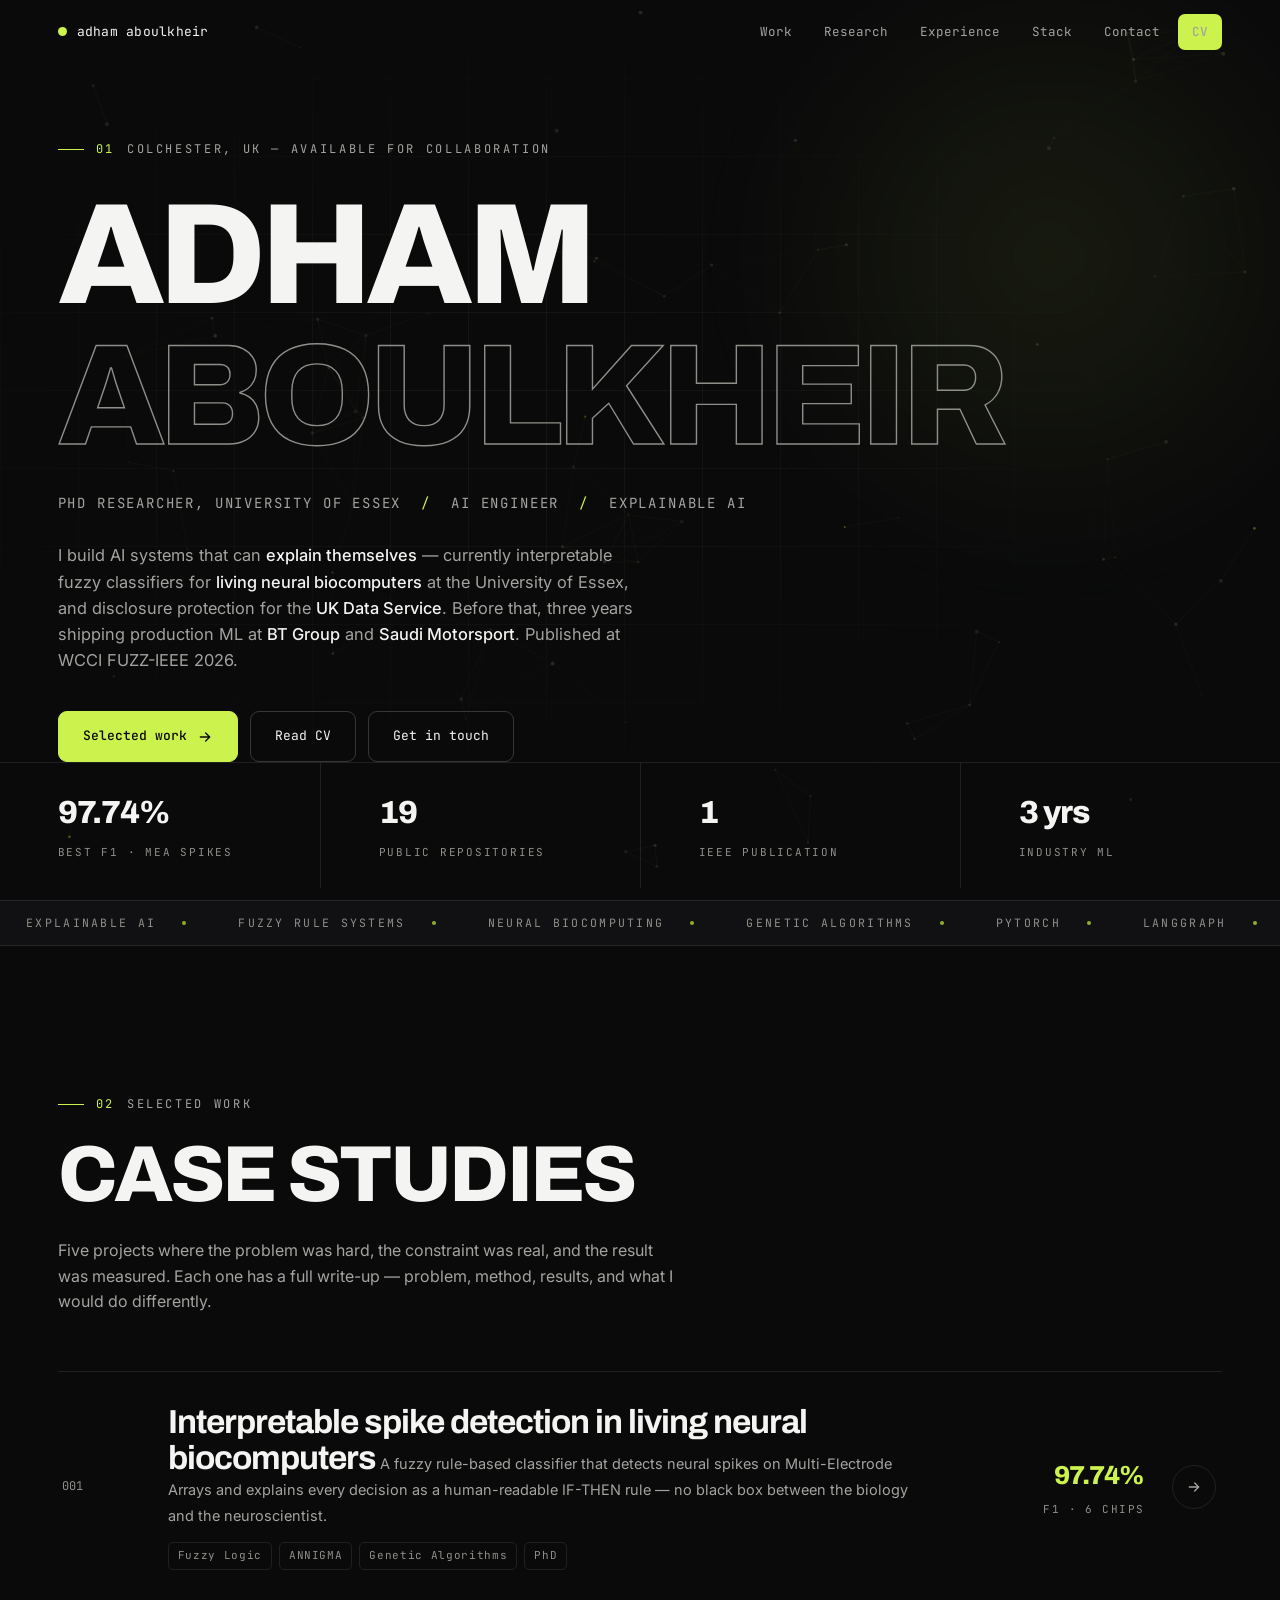
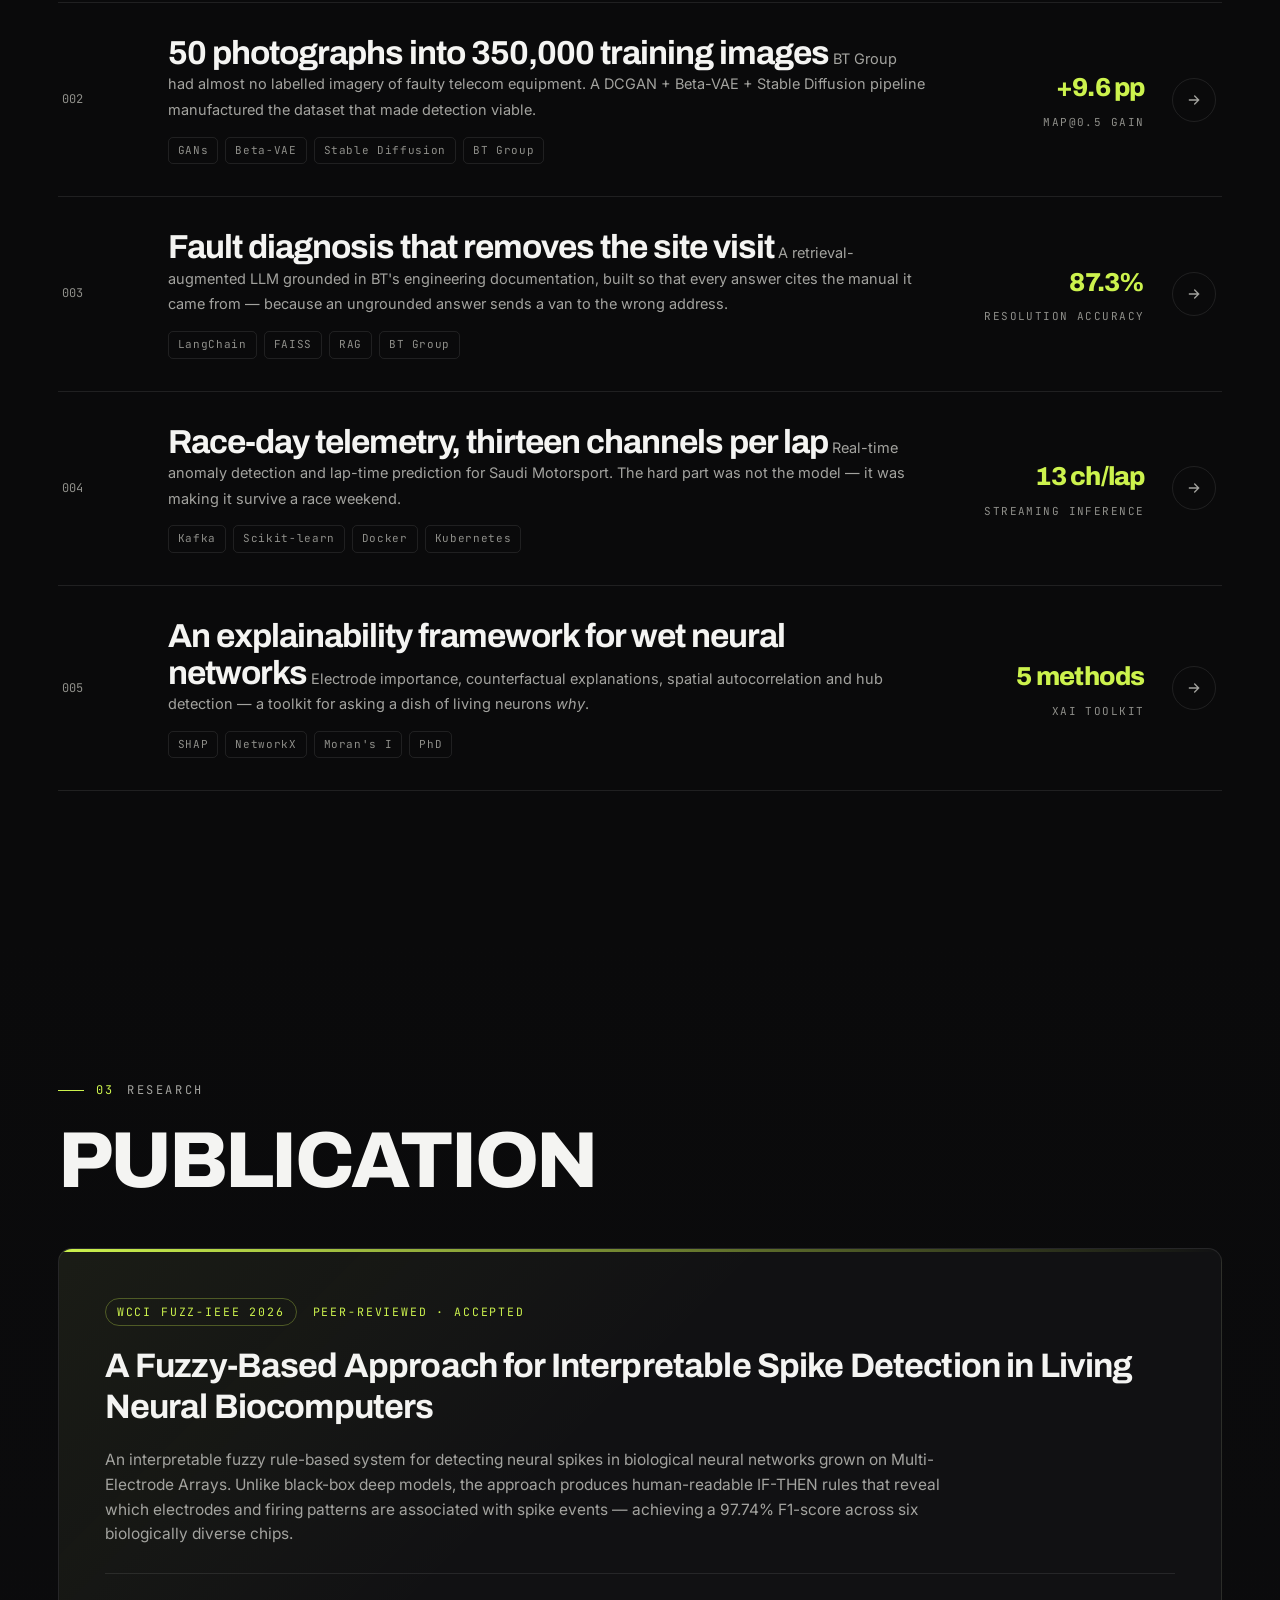
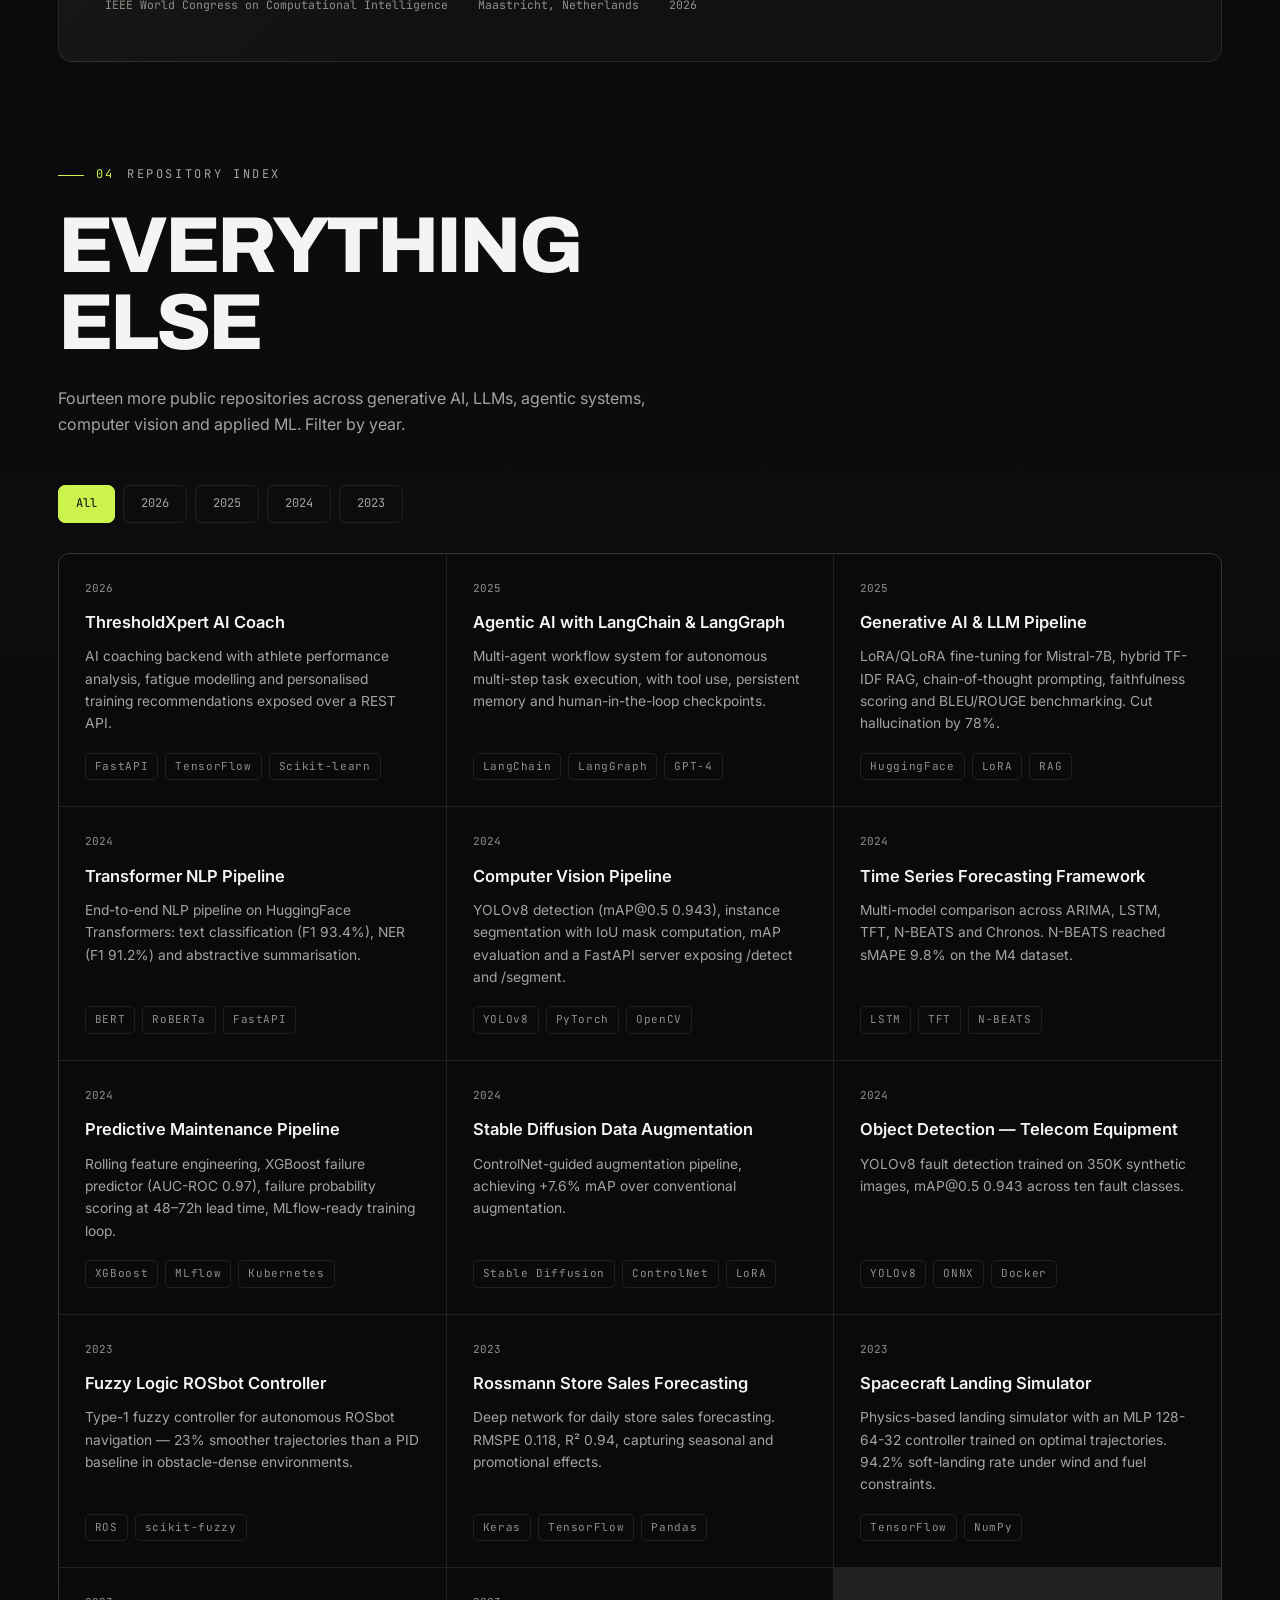
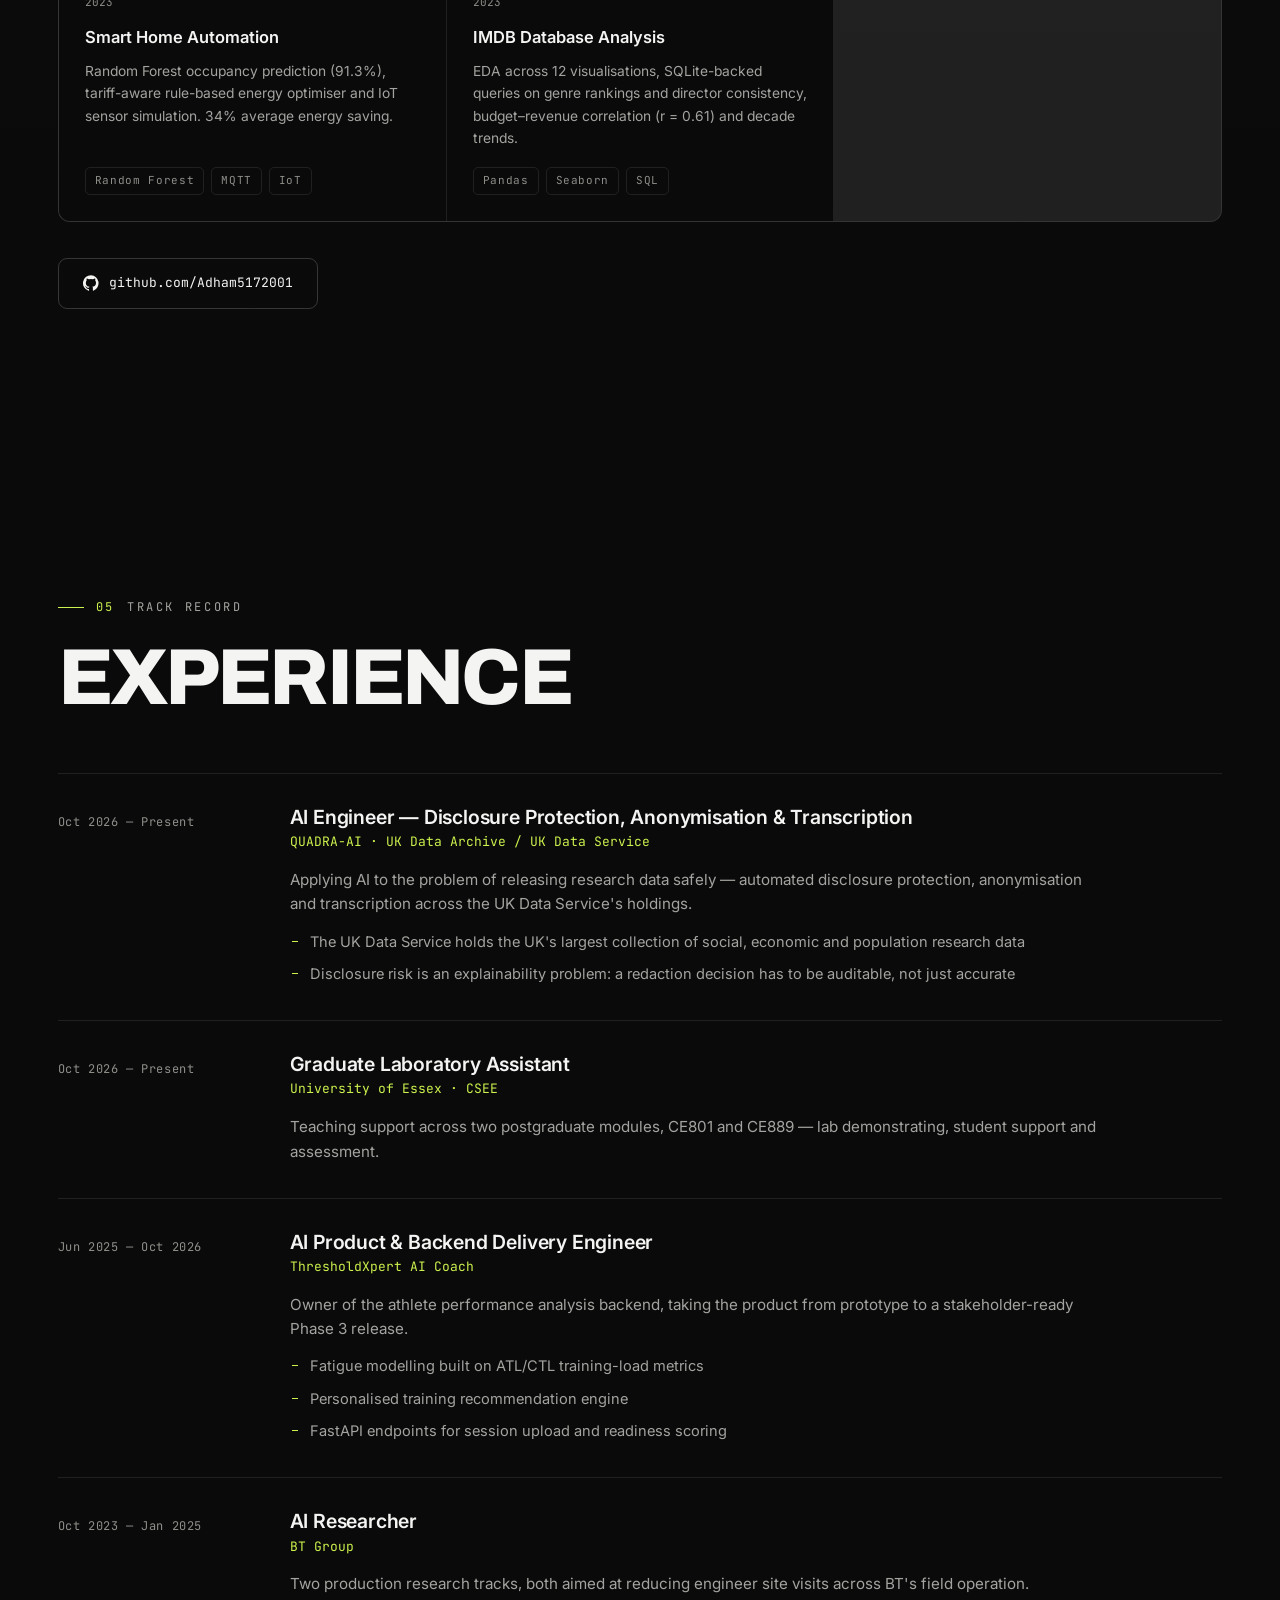
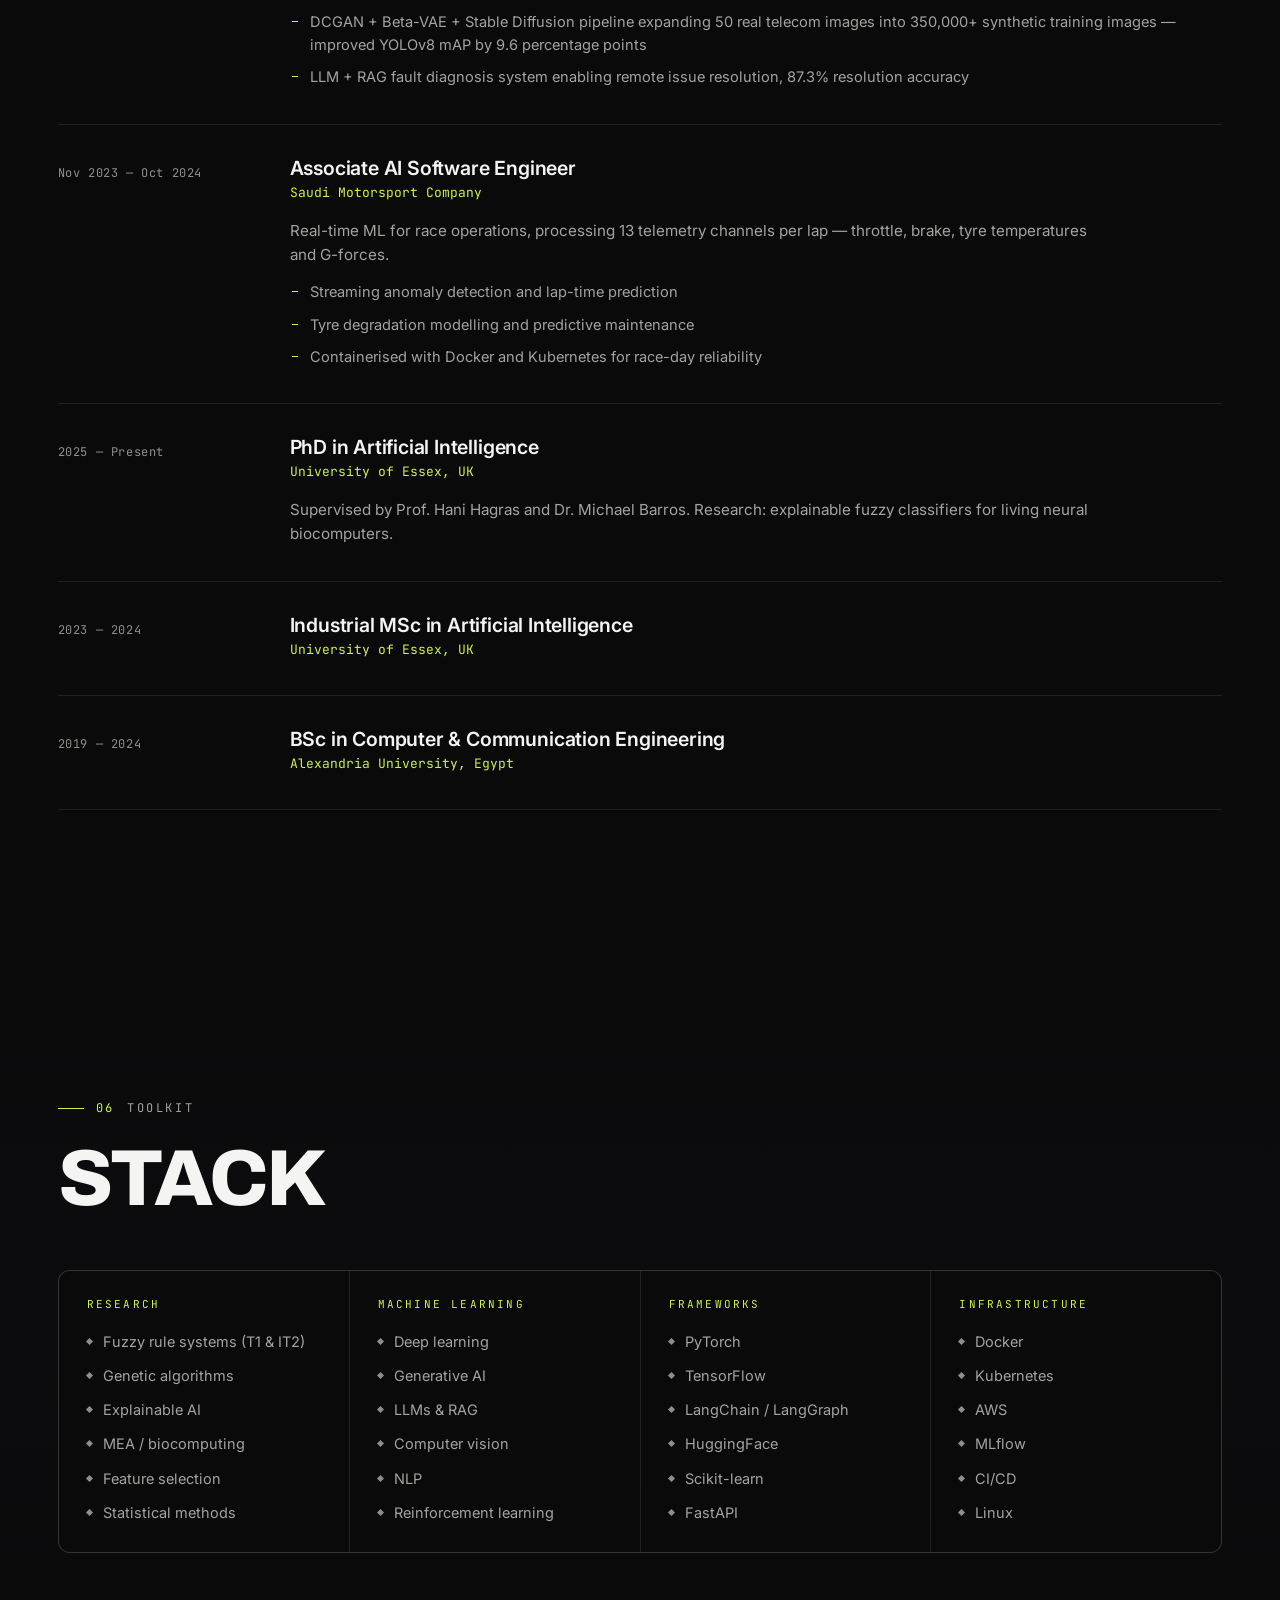
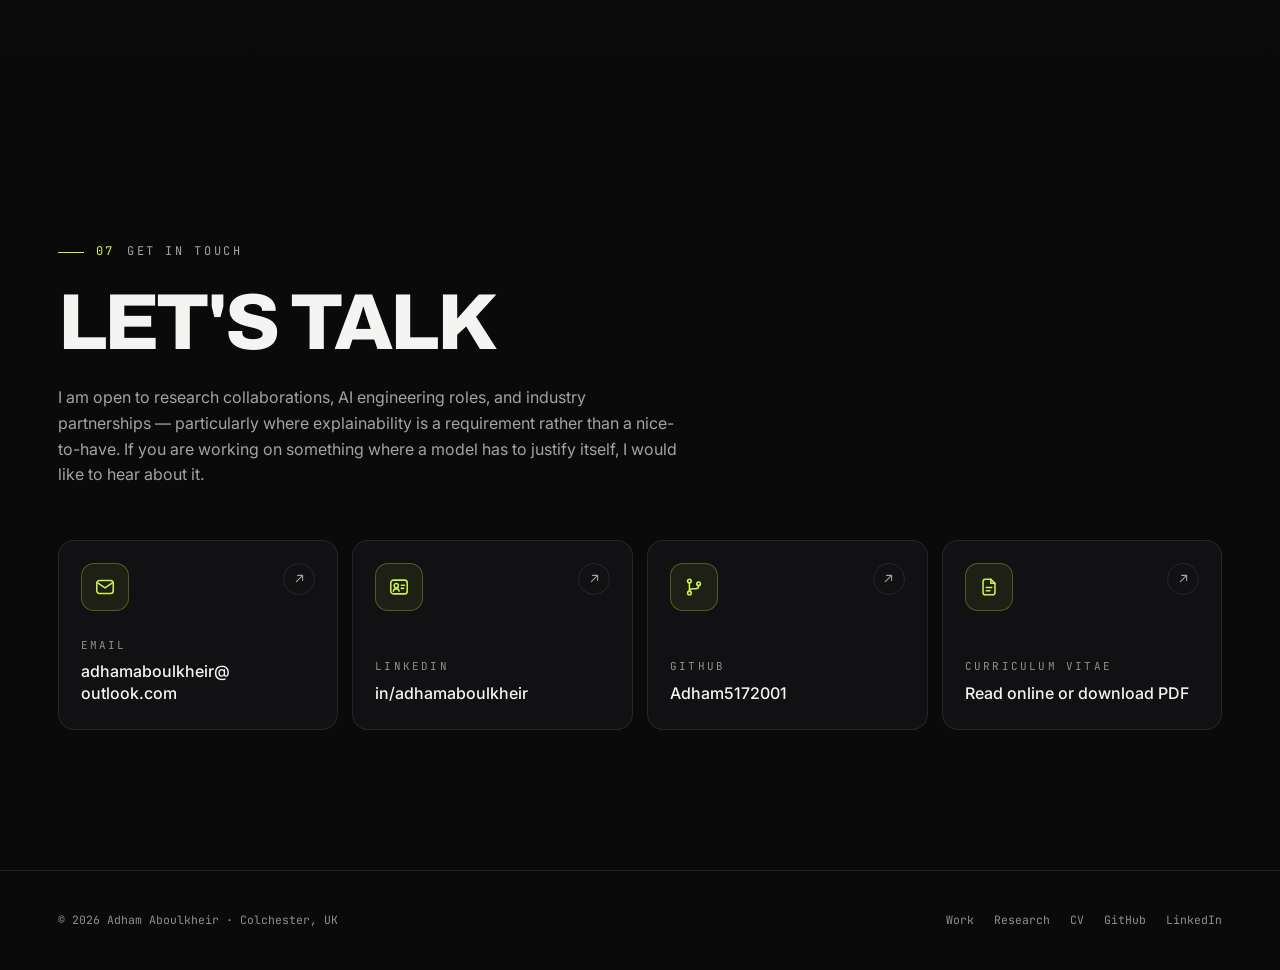
<file: index.html>
<!DOCTYPE html>
<html lang="en">
<head>
<meta charset="utf-8">
<meta name="viewport" content="width=device-width, initial-scale=1">
<title>Adham Aboulkheir — Explainable AI Researcher &amp; Engineer</title>
<meta name="description" content="PhD researcher at the University of Essex building explainable AI for living neural biocomputers. Published at WCCI FUZZ-IEEE 2026. Three years of industry ML at BT Group and Saudi Motorsport.">
<meta name="author" content="Adham Aboulkheir">
<link rel="canonical" href="https://adhamaboulkheir.io/">
<meta name="theme-color" content="#0a0a0b">
<meta property="og:type" content="website">
<meta property="og:site_name" content="Adham Aboulkheir">
<meta property="og:title" content="Adham Aboulkheir — Explainable AI Researcher &amp; Engineer">
<meta property="og:description" content="PhD researcher building explainable AI for living neural biocomputers. Published at WCCI FUZZ-IEEE 2026.">
<meta property="og:url" content="https://adhamaboulkheir.io/">
<meta property="og:image" content="https://adhamaboulkheir.io/assets/og.png">
<meta name="twitter:card" content="summary_large_image">
<link rel="icon" href="assets/favicon.svg" type="image/svg+xml">
<link rel="preconnect" href="https://fonts.googleapis.com">
<link rel="preconnect" href="https://fonts.gstatic.com" crossorigin>
<link href="https://fonts.googleapis.com/css2?family=Archivo:wght@700;800&family=Inter:wght@400;500;600&family=JetBrains+Mono:wght@400;500&display=swap" rel="stylesheet">
<link rel="stylesheet" href="assets/style.css">
<script type="application/ld+json">
{
  "@context":"https://schema.org",
  "@type":"Person",
  "name":"Adham Aboulkheir",
  "url":"https://adhamaboulkheir.io/",
  "email":"mailto:adhamaboulkheir@outlook.com",
  "jobTitle":"PhD Researcher in Artificial Intelligence",
  "affiliation":{"@type":"CollegeOrUniversity","name":"University of Essex"},
  "alumniOf":[
    {"@type":"CollegeOrUniversity","name":"University of Essex"},
    {"@type":"CollegeOrUniversity","name":"Alexandria University"}
  ],
  "knowsAbout":["Explainable AI","Fuzzy Logic","Neural Biocomputing","Generative AI","Large Language Models","Computer Vision"],
  "sameAs":["https://github.com/Adham5172001","https://www.linkedin.com/in/adhamaboulkheir"]
}
</script>
</head>
<body>
<a class="skip" href="#main">Skip to content</a>

<!-- ============ NAV ============ -->
<header class="nav">
  <div class="wrap nav-in">
    <a class="logo" href="index.html"><span class="dot"></span>adham aboulkheir</a>
    <button class="burger" aria-label="Toggle menu" aria-expanded="false">
      <svg width="18" height="18" viewBox="0 0 24 24" fill="none" stroke="currentColor" stroke-width="2" stroke-linecap="round"><path d="M3 6h18M3 12h18M3 18h18"/></svg>
    </button>
    <ul class="nav-links">
      <li><a href="#work">Work</a></li>
      <li><a href="#research">Research</a></li>
      <li><a href="#experience">Experience</a></li>
      <li><a href="#stack">Stack</a></li>
      <li><a href="#contact">Contact</a></li>
      <li><a class="nav-cta" href="cv.html">CV</a></li>
    </ul>
  </div>
</header>

<main id="main">

<!-- ============ HERO ============ -->
<section class="hero">
  <div class="hero__fx">
    <canvas id="lattice" aria-hidden="true"></canvas>
    <div class="hero__grid"></div>
    <div class="hero__glow"></div>
  </div>

  <div class="wrap">
    <span class="label"><span class="idx">01</span> Colchester, UK — available for collaboration</span>
    <h1>Adham<span class="l2">Aboulkheir</span></h1>
    <div class="hero__role">
      <span>PhD Researcher, University of Essex</span>
      <b>/</b>
      <span>AI Engineer</span>
      <b>/</b>
      <span>Explainable AI</span>
    </div>
    <p class="hero__lede">I build AI systems that can <strong>explain themselves</strong> — currently interpretable fuzzy classifiers for <strong>living neural biocomputers</strong> at the University of Essex, and disclosure protection for the <strong>UK Data Service</strong>. Before that, three years shipping production ML at <strong>BT Group</strong> and <strong>Saudi Motorsport</strong>. Published at WCCI FUZZ-IEEE 2026.</p>
    <div class="hero__cta">
      <a class="btn btn--fill" href="#work">Selected work
        <svg viewBox="0 0 24 24" fill="none" stroke="currentColor" stroke-width="2" stroke-linecap="round"><path d="M5 12h14M13 6l6 6-6 6"/></svg>
      </a>
      <a class="btn" href="cv.html">Read CV</a>
      <a class="btn" href="mailto:adhamaboulkheir@outlook.com">Get in touch</a>
    </div>
  </div>

  <div class="hero__metawrap">
    <div class="hero__meta">
      <div><b>97.74%</b><span>Best F1 · MEA spikes</span></div>
      <div><b>19</b><span>Public repositories</span></div>
      <div><b>1</b><span>IEEE publication</span></div>
      <div><b>3 yrs</b><span>Industry ML</span></div>
    </div>
  </div>
</section>

<!-- ============ TICKER ============ -->
<div class="ticker" aria-hidden="true">
  <div class="ticker__track">
    <span>Explainable AI</span><span>Fuzzy Rule Systems</span><span>Neural Biocomputing</span><span>Genetic Algorithms</span><span>PyTorch</span><span>LangGraph</span><span>Stable Diffusion</span><span>YOLOv8</span><span>RAG</span><span>Multi-Electrode Arrays</span><span>Kubernetes</span><span>FastAPI</span>
  </div>
</div>

<!-- ============ SELECTED WORK ============ -->
<section class="sec" id="work">
  <div class="wrap">
    <div class="sec__head rise">
      <span class="label"><span class="idx">02</span> Selected work</span>
      <h2>Case studies</h2>
      <p>Five projects where the problem was hard, the constraint was real, and the result was measured. Each one has a full write-up — problem, method, results, and what I would do differently.</p>
    </div>

    <div class="rows">
      <a class="row rise" href="work/mea-spike-detection.html">
        <span class="row__no">001</span>
        <span class="row__main">
          <span class="row__title">Interpretable spike detection in living neural biocomputers</span>
          <span class="row__sub">A fuzzy rule-based classifier that detects neural spikes on Multi-Electrode Arrays and explains every decision as a human-readable IF-THEN rule — no black box between the biology and the neuroscientist.</span>
          <span class="row__tags"><span class="chip">Fuzzy Logic</span><span class="chip">ANNIGMA</span><span class="chip">Genetic Algorithms</span><span class="chip">PhD</span></span>
        </span>
        <span class="row__metric"><b>97.74%</b><span>F1 · 6 chips</span></span>
        <span class="row__go"><svg viewBox="0 0 24 24" fill="none" stroke="currentColor" stroke-width="2" stroke-linecap="round"><path d="M5 12h14M13 6l6 6-6 6"/></svg></span>
      </a>

      <a class="row rise" href="work/synthetic-data-generation.html">
        <span class="row__no">002</span>
        <span class="row__main">
          <span class="row__title">50 photographs into 350,000 training images</span>
          <span class="row__sub">BT Group had almost no labelled imagery of faulty telecom equipment. A DCGAN + Beta-VAE + Stable Diffusion pipeline manufactured the dataset that made detection viable.</span>
          <span class="row__tags"><span class="chip">GANs</span><span class="chip">Beta-VAE</span><span class="chip">Stable Diffusion</span><span class="chip">BT Group</span></span>
        </span>
        <span class="row__metric"><b>+9.6 pp</b><span>mAP@0.5 gain</span></span>
        <span class="row__go"><svg viewBox="0 0 24 24" fill="none" stroke="currentColor" stroke-width="2" stroke-linecap="round"><path d="M5 12h14M13 6l6 6-6 6"/></svg></span>
      </a>

      <a class="row rise" href="work/llm-rag-troubleshooting.html">
        <span class="row__no">003</span>
        <span class="row__main">
          <span class="row__title">Fault diagnosis that removes the site visit</span>
          <span class="row__sub">A retrieval-augmented LLM grounded in BT's engineering documentation, built so that every answer cites the manual it came from — because an ungrounded answer sends a van to the wrong address.</span>
          <span class="row__tags"><span class="chip">LangChain</span><span class="chip">FAISS</span><span class="chip">RAG</span><span class="chip">BT Group</span></span>
        </span>
        <span class="row__metric"><b>87.3%</b><span>Resolution accuracy</span></span>
        <span class="row__go"><svg viewBox="0 0 24 24" fill="none" stroke="currentColor" stroke-width="2" stroke-linecap="round"><path d="M5 12h14M13 6l6 6-6 6"/></svg></span>
      </a>

      <a class="row rise" href="work/ai-telemetry-motorsport.html">
        <span class="row__no">004</span>
        <span class="row__main">
          <span class="row__title">Race-day telemetry, thirteen channels per lap</span>
          <span class="row__sub">Real-time anomaly detection and lap-time prediction for Saudi Motorsport. The hard part was not the model — it was making it survive a race weekend.</span>
          <span class="row__tags"><span class="chip">Kafka</span><span class="chip">Scikit-learn</span><span class="chip">Docker</span><span class="chip">Kubernetes</span></span>
        </span>
        <span class="row__metric"><b>13 ch/lap</b><span>Streaming inference</span></span>
        <span class="row__go"><svg viewBox="0 0 24 24" fill="none" stroke="currentColor" stroke-width="2" stroke-linecap="round"><path d="M5 12h14M13 6l6 6-6 6"/></svg></span>
      </a>

      <a class="row rise" href="work/biocomputer-explainability.html">
        <span class="row__no">005</span>
        <span class="row__main">
          <span class="row__title">An explainability framework for wet neural networks</span>
          <span class="row__sub">Electrode importance, counterfactual explanations, spatial autocorrelation and hub detection — a toolkit for asking a dish of living neurons <em>why</em>.</span>
          <span class="row__tags"><span class="chip">SHAP</span><span class="chip">NetworkX</span><span class="chip">Moran's I</span><span class="chip">PhD</span></span>
        </span>
        <span class="row__metric"><b>5 methods</b><span>XAI toolkit</span></span>
        <span class="row__go"><svg viewBox="0 0 24 24" fill="none" stroke="currentColor" stroke-width="2" stroke-linecap="round"><path d="M5 12h14M13 6l6 6-6 6"/></svg></span>
      </a>
    </div>
  </div>
</section>

<!-- ============ RESEARCH ============ -->
<section class="sec sec--alt" id="research">
  <div class="wrap">
    <div class="sec__head rise">
      <span class="label"><span class="idx">03</span> Research</span>
      <h2>Publication</h2>
    </div>

    <article class="paper rise">
      <div class="paper__bar"></div>
      <div class="paper__in">
        <div class="paper__venue">
          <span class="pill">WCCI FUZZ-IEEE 2026</span>
          <span>Peer-reviewed · Accepted</span>
        </div>
        <h3>A Fuzzy-Based Approach for Interpretable Spike Detection in Living Neural Biocomputers</h3>
        <p class="paper__abs">An interpretable fuzzy rule-based system for detecting neural spikes in biological neural networks grown on Multi-Electrode Arrays. Unlike black-box deep models, the approach produces human-readable IF-THEN rules that reveal which electrodes and firing patterns are associated with spike events — achieving a 97.74% F1-score across six biologically diverse chips.</p>
        <div class="paper__foot">
          <span>IEEE World Congress on Computational Intelligence</span>
          <span>Maastricht, Netherlands</span>
          <span>2026</span>
        </div>
      </div>
    </article>

    <div class="sec__head rise" style="margin-top:96px">
      <span class="label"><span class="idx">04</span> Repository index</span>
      <h2>Everything else</h2>
      <p>Fourteen more public repositories across generative AI, LLMs, agentic systems, computer vision and applied ML. Filter by year.</p>
    </div>

    <div class="filters rise" id="filters" role="group" aria-label="Filter repositories by year">
      <button data-y="all" aria-pressed="true">All</button>
      <button data-y="2026" aria-pressed="false">2026</button>
      <button data-y="2025" aria-pressed="false">2025</button>
      <button data-y="2024" aria-pressed="false">2024</button>
      <button data-y="2023" aria-pressed="false">2023</button>
    </div>
    <div class="repos" id="repos"></div>

    <p style="margin-top:36px">
      <a class="btn rise" href="https://github.com/Adham5172001" target="_blank" rel="noopener">
        <svg viewBox="0 0 24 24" fill="currentColor"><path d="M12 .3a12 12 0 0 0-3.8 23.4c.6.1.8-.3.8-.6v-2.2c-3.3.7-4-1.6-4-1.6-.6-1.4-1.4-1.8-1.4-1.8-1.1-.7.1-.7.1-.7 1.2.1 1.8 1.2 1.8 1.2 1.1 1.8 2.8 1.3 3.5 1 .1-.8.4-1.3.8-1.6-2.7-.3-5.5-1.3-5.5-5.9 0-1.3.5-2.4 1.2-3.2-.1-.3-.5-1.5.1-3.2 0 0 1-.3 3.3 1.2a11.5 11.5 0 0 1 6 0c2.3-1.5 3.3-1.2 3.3-1.2.6 1.7.2 2.9.1 3.2.8.8 1.2 1.9 1.2 3.2 0 4.6-2.8 5.6-5.5 5.9.4.4.8 1.1.8 2.2v3.3c0 .3.2.7.8.6A12 12 0 0 0 12 .3Z"/></svg>
        github.com/Adham5172001
      </a>
    </p>
  </div>
</section>

<!-- ============ EXPERIENCE ============ -->
<section class="sec" id="experience">
  <div class="wrap">
    <div class="sec__head rise">
      <span class="label"><span class="idx">05</span> Track record</span>
      <h2>Experience</h2>
    </div>

    <div class="xp">
      <article class="xp__item rise">
        <div class="xp__when">Oct 2026 — Present</div>
        <div>
          <h3>AI Engineer — Disclosure Protection, Anonymisation &amp; Transcription</h3>
          <div class="xp__org">QUADRA-AI · UK Data Archive / UK Data Service</div>
          <p>Applying AI to the problem of releasing research data safely — automated disclosure protection, anonymisation and transcription across the UK Data Service's holdings.</p>
          <ul class="xp__bul">
            <li>The UK Data Service holds the UK's largest collection of social, economic and population research data</li>
            <li>Disclosure risk is an explainability problem: a redaction decision has to be auditable, not just accurate</li>
          </ul>
        </div>
      </article>

      <article class="xp__item rise">
        <div class="xp__when">Oct 2026 — Present</div>
        <div>
          <h3>Graduate Laboratory Assistant</h3>
          <div class="xp__org">University of Essex · CSEE</div>
          <p>Teaching support across two postgraduate modules, CE801 and CE889 — lab demonstrating, student support and assessment.</p>
        </div>
      </article>

      <article class="xp__item rise">
        <div class="xp__when">Jun 2025 — Oct 2026</div>
        <div>
          <h3>AI Product &amp; Backend Delivery Engineer</h3>
          <div class="xp__org">ThresholdXpert AI Coach</div>
          <p>Owner of the athlete performance analysis backend, taking the product from prototype to a stakeholder-ready Phase 3 release.</p>
          <ul class="xp__bul">
            <li>Fatigue modelling built on ATL/CTL training-load metrics</li>
            <li>Personalised training recommendation engine</li>
            <li>FastAPI endpoints for session upload and readiness scoring</li>
          </ul>
        </div>
      </article>

      <article class="xp__item rise">
        <div class="xp__when">Oct 2023 — Jan 2025</div>
        <div>
          <h3>AI Researcher</h3>
          <div class="xp__org">BT Group</div>
          <p>Two production research tracks, both aimed at reducing engineer site visits across BT's field operation.</p>
          <ul class="xp__bul">
            <li>DCGAN + Beta-VAE + Stable Diffusion pipeline expanding 50 real telecom images into 350,000+ synthetic training images — improved YOLOv8 mAP by 9.6 percentage points</li>
            <li>LLM + RAG fault diagnosis system enabling remote issue resolution, 87.3% resolution accuracy</li>
          </ul>
        </div>
      </article>

      <article class="xp__item rise">
        <div class="xp__when">Nov 2023 — Oct 2024</div>
        <div>
          <h3>Associate AI Software Engineer</h3>
          <div class="xp__org">Saudi Motorsport Company</div>
          <p>Real-time ML for race operations, processing 13 telemetry channels per lap — throttle, brake, tyre temperatures and G-forces.</p>
          <ul class="xp__bul">
            <li>Streaming anomaly detection and lap-time prediction</li>
            <li>Tyre degradation modelling and predictive maintenance</li>
            <li>Containerised with Docker and Kubernetes for race-day reliability</li>
          </ul>
        </div>
      </article>

      <article class="xp__item rise">
        <div class="xp__when">2025 — Present</div>
        <div>
          <h3>PhD in Artificial Intelligence</h3>
          <div class="xp__org">University of Essex, UK</div>
          <p>Supervised by Prof. Hani Hagras and Dr. Michael Barros. Research: explainable fuzzy classifiers for living neural biocomputers.</p>
        </div>
      </article>

      <article class="xp__item rise">
        <div class="xp__when">2023 — 2024</div>
        <div>
          <h3>Industrial MSc in Artificial Intelligence</h3>
          <div class="xp__org">University of Essex, UK</div>
        </div>
      </article>

      <article class="xp__item rise">
        <div class="xp__when">2019 — 2024</div>
        <div>
          <h3>BSc in Computer &amp; Communication Engineering</h3>
          <div class="xp__org">Alexandria University, Egypt</div>
        </div>
      </article>
    </div>
  </div>
</section>

<!-- ============ STACK ============ -->
<section class="sec sec--alt" id="stack">
  <div class="wrap">
    <div class="sec__head rise">
      <span class="label"><span class="idx">06</span> Toolkit</span>
      <h2>Stack</h2>
    </div>
    <div class="stack">
      <div class="stack__col rise">
        <h3>Research</h3>
        <ul><li>Fuzzy rule systems (T1 &amp; IT2)</li><li>Genetic algorithms</li><li>Explainable AI</li><li>MEA / biocomputing</li><li>Feature selection</li><li>Statistical methods</li></ul>
      </div>
      <div class="stack__col rise">
        <h3>Machine learning</h3>
        <ul><li>Deep learning</li><li>Generative AI</li><li>LLMs &amp; RAG</li><li>Computer vision</li><li>NLP</li><li>Reinforcement learning</li></ul>
      </div>
      <div class="stack__col rise">
        <h3>Frameworks</h3>
        <ul><li>PyTorch</li><li>TensorFlow</li><li>LangChain / LangGraph</li><li>HuggingFace</li><li>Scikit-learn</li><li>FastAPI</li></ul>
      </div>
      <div class="stack__col rise">
        <h3>Infrastructure</h3>
        <ul><li>Docker</li><li>Kubernetes</li><li>AWS</li><li>MLflow</li><li>CI/CD</li><li>Linux</li></ul>
      </div>
    </div>
  </div>
</section>

<!-- ============ CONTACT ============ -->
<section class="sec" id="contact">
  <div class="wrap">
    <div class="sec__head rise">
      <span class="label"><span class="idx">07</span> Get in touch</span>
      <h2>Let's talk</h2>
      <p>I am open to research collaborations, AI engineering roles, and industry partnerships — particularly where explainability is a requirement rather than a nice-to-have. If you are working on something where a model has to justify itself, I would like to hear about it.</p>
    </div>
    <div class="contact">
      <a class="ccard rise" href="mailto:adhamaboulkheir@outlook.com">
        <span class="ccard__top"><span class="ccard__ico" aria-hidden="true"><svg viewBox="0 0 24 24" fill="none" stroke="currentColor" stroke-width="1.7" stroke-linecap="round" stroke-linejoin="round"><rect x="3" y="5" width="18" height="14" rx="3"/><path d="m4 7.5 8 5.5 8-5.5"/></svg></span><span class="ccard__arw" aria-hidden="true"><svg viewBox="0 0 24 24" fill="none" stroke="currentColor" stroke-width="1.7" stroke-linecap="round" stroke-linejoin="round"><path d="M7 17 17 7M9 7h8v8"/></svg></span></span>
        <span class="ccard__label">Email</span>
        <span class="ccard__value">adhamaboulkheir@<wbr>outlook.com</span>
      </a>
      <a class="ccard rise" href="https://www.linkedin.com/in/adhamaboulkheir" target="_blank" rel="noopener">
        <span class="ccard__top"><span class="ccard__ico" aria-hidden="true"><svg viewBox="0 0 24 24" fill="none" stroke="currentColor" stroke-width="1.7" stroke-linecap="round" stroke-linejoin="round"><rect x="3" y="4.5" width="18" height="15" rx="3"/><circle cx="9" cy="10.5" r="2.3"/><path d="M5.8 16.5c.5-1.7 1.7-2.7 3.2-2.7s2.7 1 3.2 2.7"/><path d="M14.5 10h3.5M14.5 13.5h2.5"/></svg></span><span class="ccard__arw" aria-hidden="true"><svg viewBox="0 0 24 24" fill="none" stroke="currentColor" stroke-width="1.7" stroke-linecap="round" stroke-linejoin="round"><path d="M7 17 17 7M9 7h8v8"/></svg></span></span>
        <span class="ccard__label">LinkedIn</span>
        <span class="ccard__value">in/adhamaboulkheir</span>
      </a>
      <a class="ccard rise" href="https://github.com/Adham5172001" target="_blank" rel="noopener">
        <span class="ccard__top"><span class="ccard__ico" aria-hidden="true"><svg viewBox="0 0 24 24" fill="none" stroke="currentColor" stroke-width="1.7" stroke-linecap="round" stroke-linejoin="round"><circle cx="7" cy="5.5" r="2"/><circle cx="7" cy="18.5" r="2"/><circle cx="17" cy="8.5" r="2"/><path d="M7 7.5v9"/><path d="M17 10.5v.5a3 3 0 0 1-3 3h-4a3 3 0 0 0-3 3"/></svg></span><span class="ccard__arw" aria-hidden="true"><svg viewBox="0 0 24 24" fill="none" stroke="currentColor" stroke-width="1.7" stroke-linecap="round" stroke-linejoin="round"><path d="M7 17 17 7M9 7h8v8"/></svg></span></span>
        <span class="ccard__label">GitHub</span>
        <span class="ccard__value">Adham5172001</span>
      </a>
      <a class="ccard rise" href="cv.html">
        <span class="ccard__top"><span class="ccard__ico" aria-hidden="true"><svg viewBox="0 0 24 24" fill="none" stroke="currentColor" stroke-width="1.7" stroke-linecap="round" stroke-linejoin="round"><path d="M14 3.5H8a2.5 2.5 0 0 0-2.5 2.5v12A2.5 2.5 0 0 0 8 20.5h8a2.5 2.5 0 0 0 2.5-2.5V8z"/><path d="M14 3.5V8h4.5"/><path d="M9 12.5h6M9 16h4"/></svg></span><span class="ccard__arw" aria-hidden="true"><svg viewBox="0 0 24 24" fill="none" stroke="currentColor" stroke-width="1.7" stroke-linecap="round" stroke-linejoin="round"><path d="M7 17 17 7M9 7h8v8"/></svg></span></span>
        <span class="ccard__label">Curriculum Vitae</span>
        <span class="ccard__value">Read online or download PDF</span>
      </a>
    </div>
  </div>
</section>

</main>

<!-- ============ FOOTER ============ -->
<footer class="foot">
  <div class="wrap foot__in">
    <span>© <span data-year>2026</span> Adham Aboulkheir · Colchester, UK</span>
    <nav>
      <a href="#work">Work</a>
      <a href="#research">Research</a>
      <a href="cv.html">CV</a>
      <a href="https://github.com/Adham5172001" target="_blank" rel="noopener">GitHub</a>
      <a href="https://www.linkedin.com/in/adhamaboulkheir" target="_blank" rel="noopener">LinkedIn</a>
    </nav>
  </div>
</footer>

<script src="assets/app.js"></script>
<script>
/* repository index */
var REPOS = [
 {y:2026,t:"ThresholdXpert AI Coach",d:"AI coaching backend with athlete performance analysis, fatigue modelling and personalised training recommendations exposed over a REST API.",g:["FastAPI","TensorFlow","Scikit-learn"],u:"thresholdxpert-ai-coach"},
 {y:2025,t:"Agentic AI with LangChain & LangGraph",d:"Multi-agent workflow system for autonomous multi-step task execution, with tool use, persistent memory and human-in-the-loop checkpoints.",g:["LangChain","LangGraph","GPT-4"],u:"agentic-ai-langchain"},
 {y:2025,t:"Generative AI & LLM Pipeline",d:"LoRA/QLoRA fine-tuning for Mistral-7B, hybrid TF-IDF RAG, chain-of-thought prompting, faithfulness scoring and BLEU/ROUGE benchmarking. Cut hallucination by 78%.",g:["HuggingFace","LoRA","RAG"],u:"generative-ai-llm-pipeline"},
 {y:2024,t:"Transformer NLP Pipeline",d:"End-to-end NLP pipeline on HuggingFace Transformers: text classification (F1 93.4%), NER (F1 91.2%) and abstractive summarisation.",g:["BERT","RoBERTa","FastAPI"],u:"transformer-nlp-pipeline"},
 {y:2024,t:"Computer Vision Pipeline",d:"YOLOv8 detection (mAP@0.5 0.943), instance segmentation with IoU mask computation, mAP evaluation and a FastAPI server exposing /detect and /segment.",g:["YOLOv8","PyTorch","OpenCV"],u:"computer-vision-pipeline"},
 {y:2024,t:"Time Series Forecasting Framework",d:"Multi-model comparison across ARIMA, LSTM, TFT, N-BEATS and Chronos. N-BEATS reached sMAPE 9.8% on the M4 dataset.",g:["LSTM","TFT","N-BEATS"],u:"time-series-forecasting"},
 {y:2024,t:"Predictive Maintenance Pipeline",d:"Rolling feature engineering, XGBoost failure predictor (AUC-ROC 0.97), failure probability scoring at 48–72h lead time, MLflow-ready training loop.",g:["XGBoost","MLflow","Kubernetes"],u:"predictive-maintenance-pipeline"},
 {y:2024,t:"Stable Diffusion Data Augmentation",d:"ControlNet-guided augmentation pipeline, achieving +7.6% mAP over conventional augmentation.",g:["Stable Diffusion","ControlNet","LoRA"],u:"stable-diffusion-augmentation"},
 {y:2024,t:"Object Detection — Telecom Equipment",d:"YOLOv8 fault detection trained on 350K synthetic images, mAP@0.5 0.943 across ten fault classes.",g:["YOLOv8","ONNX","Docker"],u:"object-detection-telecom"},
 {y:2023,t:"Fuzzy Logic ROSbot Controller",d:"Type-1 fuzzy controller for autonomous ROSbot navigation — 23% smoother trajectories than a PID baseline in obstacle-dense environments.",g:["ROS","scikit-fuzzy"],u:"fuzzy-rosbot-controller"},
 {y:2023,t:"Rossmann Store Sales Forecasting",d:"Deep network for daily store sales forecasting. RMSPE 0.118, R² 0.94, capturing seasonal and promotional effects.",g:["Keras","TensorFlow","Pandas"],u:"rossmann-sales-forecasting"},
 {y:2023,t:"Spacecraft Landing Simulator",d:"Physics-based landing simulator with an MLP 128-64-32 controller trained on optimal trajectories. 94.2% soft-landing rate under wind and fuel constraints.",g:["TensorFlow","NumPy"],u:"spacecraft-landing-simulator"},
 {y:2023,t:"Smart Home Automation",d:"Random Forest occupancy prediction (91.3%), tariff-aware rule-based energy optimiser and IoT sensor simulation. 34% average energy saving.",g:["Random Forest","MQTT","IoT"],u:"smart-home-automation"},
 {y:2023,t:"IMDB Database Analysis",d:"EDA across 12 visualisations, SQLite-backed queries on genre rankings and director consistency, budget–revenue correlation (r = 0.61) and decade trends.",g:["Pandas","Seaborn","SQL"],u:"imdb-data-analysis"}
];

var ARROW = '<svg width="15" height="15" viewBox="0 0 24 24" fill="none" stroke="currentColor" stroke-width="2" stroke-linecap="round"><path d="M7 17 17 7M9 7h8v8"/></svg>';
var grid = document.getElementById('repos');

function esc(s){return String(s).replace(/&/g,'&amp;').replace(/</g,'&lt;').replace(/>/g,'&gt;');}

function paint(year){
  grid.innerHTML = REPOS
    .filter(function(r){ return year === 'all' || String(r.y) === year; })
    .map(function(r){
      return '<a class="repo rise" href="https://github.com/Adham5172001/' + r.u + '" target="_blank" rel="noopener">' +
        '<span class="repo__top"><span class="repo__yr">' + r.y + '</span><span class="repo__arw">' + ARROW + '</span></span>' +
        '<h3>' + esc(r.t) + '</h3>' +
        '<p>' + esc(r.d) + '</p>' +
        '<span class="row__tags">' + r.g.map(function(t){ return '<span class="chip">' + esc(t) + '</span>'; }).join('') + '</span>' +
      '</a>';
    }).join('');
  window.revealAll();
}
paint('all');

document.getElementById('filters').addEventListener('click', function(e){
  var b = e.target.closest('button');
  if (!b) return;
  Array.prototype.forEach.call(this.children, function(x){ x.setAttribute('aria-pressed', String(x === b)); });
  paint(b.dataset.y);
});
</script>
</body>
</html>
</file>
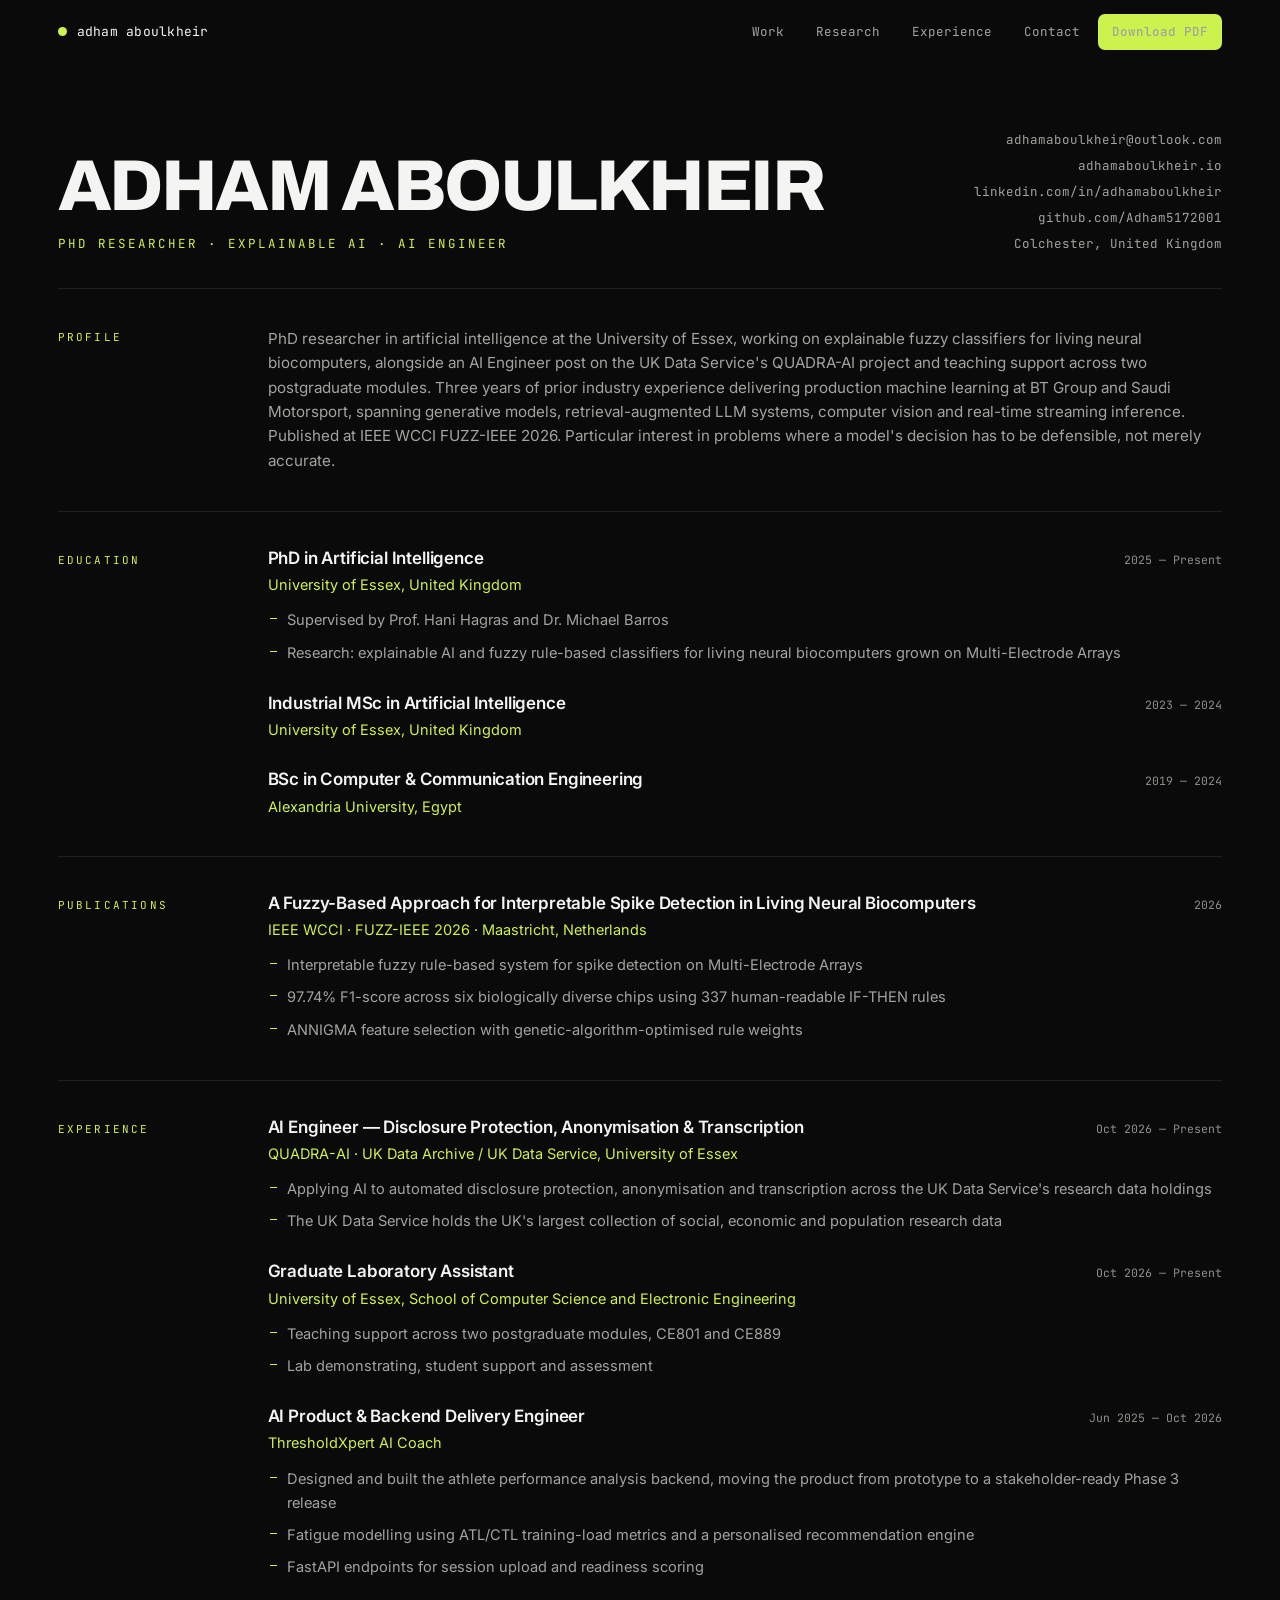
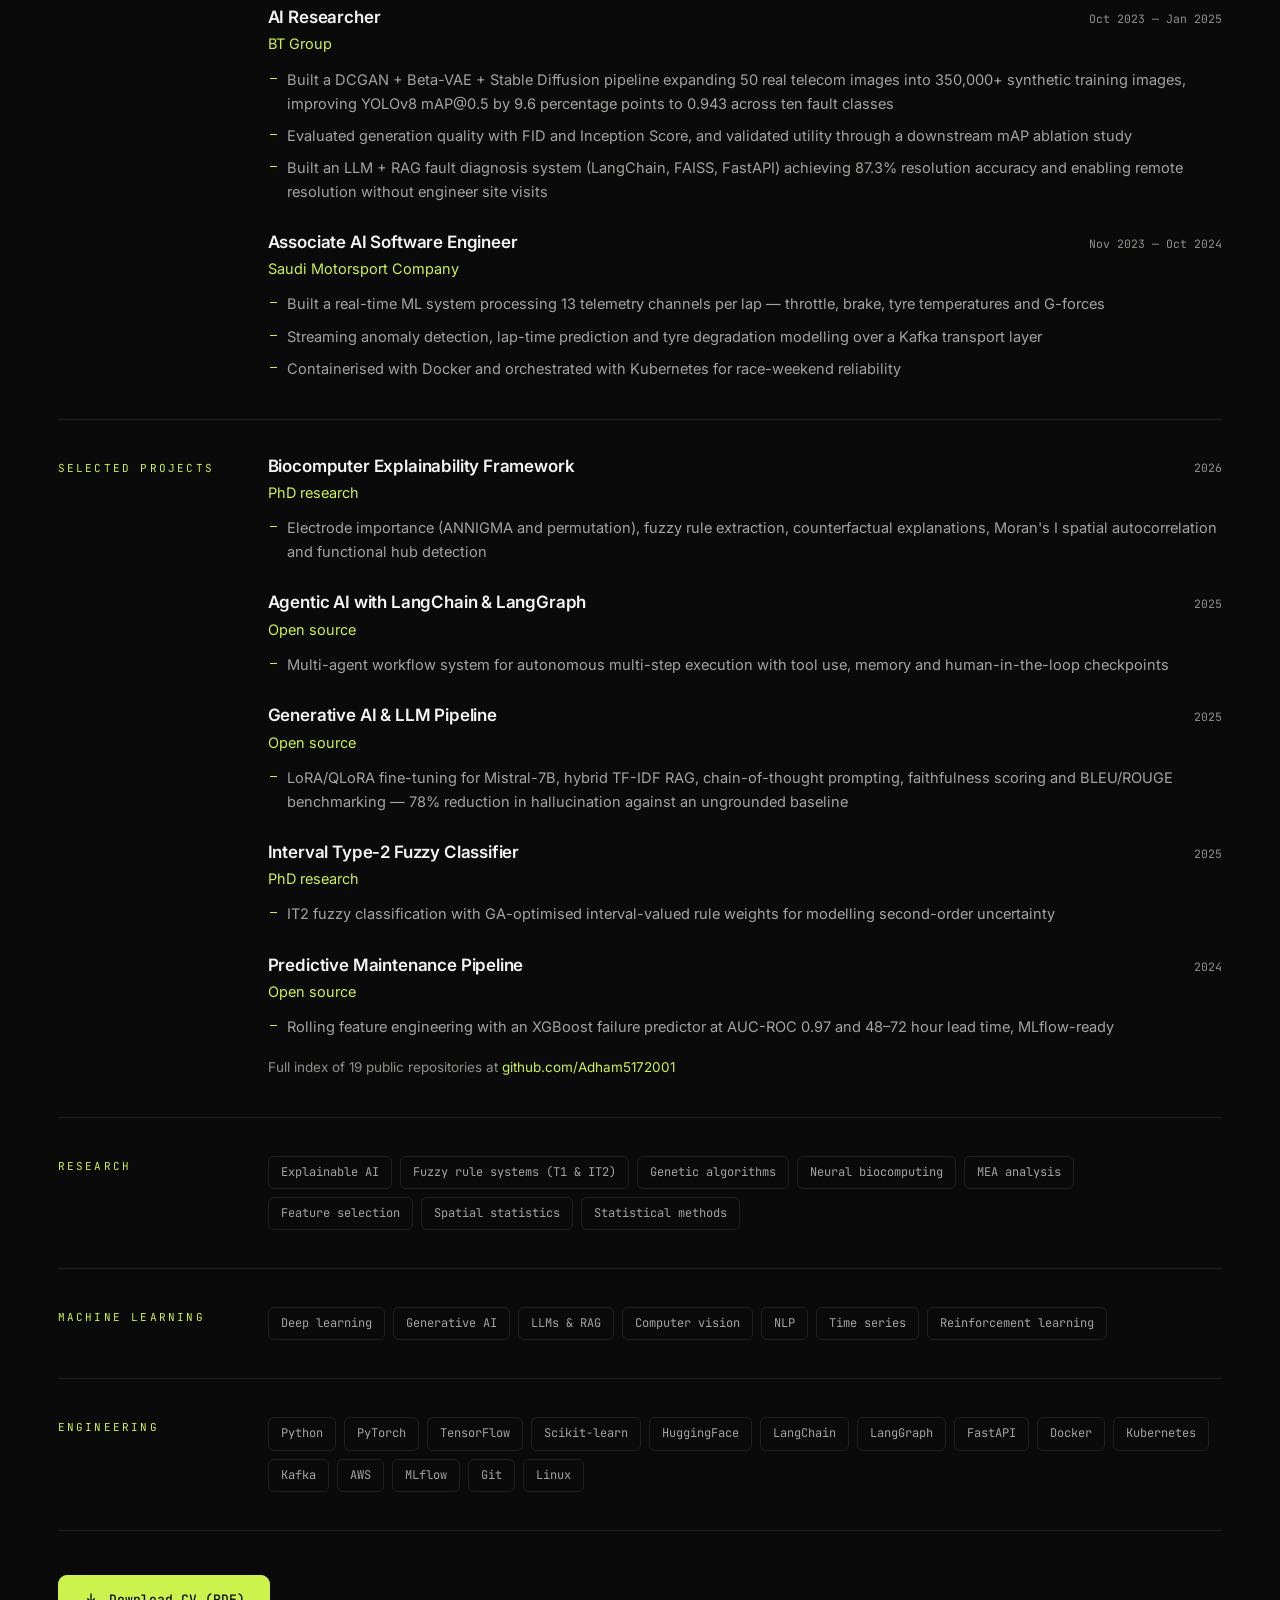
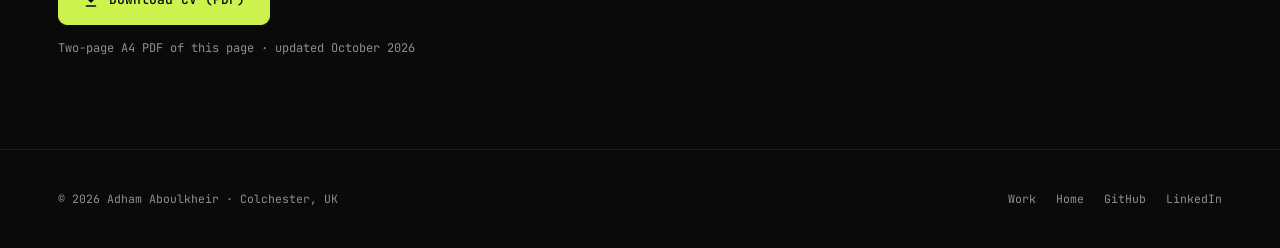
<file: cv.html>
<!DOCTYPE html>
<html lang="en">
<head>
<meta charset="utf-8">
<meta name="viewport" content="width=device-width, initial-scale=1">
<title>Curriculum Vitae — Adham Aboulkheir</title>
<meta name="description" content="Curriculum vitae of Adham Aboulkheir — PhD researcher in explainable AI at the University of Essex, previously BT Group and Saudi Motorsport.">
<link rel="canonical" href="https://adhamaboulkheir.io/cv.html">
<meta name="theme-color" content="#0a0a0b">
<meta property="og:type" content="profile">
<meta property="og:title" content="Curriculum Vitae — Adham Aboulkheir">
<meta property="og:description" content="PhD researcher in explainable AI, University of Essex. Previously BT Group and Saudi Motorsport.">
<meta property="og:url" content="https://adhamaboulkheir.io/cv.html">
<meta property="og:image" content="https://adhamaboulkheir.io/assets/og.png">
<meta name="twitter:card" content="summary_large_image">
<link rel="icon" href="assets/favicon.svg" type="image/svg+xml">
<link rel="preconnect" href="https://fonts.googleapis.com">
<link rel="preconnect" href="https://fonts.gstatic.com" crossorigin>
<link href="https://fonts.googleapis.com/css2?family=Archivo:wght@700;800&family=Inter:wght@400;500;600&family=JetBrains+Mono:wght@400;500&display=swap" rel="stylesheet">
<link rel="stylesheet" href="assets/style.css">
</head>
<body>
<a class="skip" href="#main">Skip to content</a>

<header class="nav">
  <div class="wrap nav-in">
    <a class="logo" href="index.html"><span class="dot"></span>adham aboulkheir</a>
    <button class="burger" aria-label="Toggle menu" aria-expanded="false">
      <svg width="18" height="18" viewBox="0 0 24 24" fill="none" stroke="currentColor" stroke-width="2" stroke-linecap="round"><path d="M3 6h18M3 12h18M3 18h18"/></svg>
    </button>
    <ul class="nav-links">
      <li><a href="index.html#work">Work</a></li>
      <li><a href="index.html#research">Research</a></li>
      <li><a href="index.html#experience">Experience</a></li>
      <li><a href="index.html#contact">Contact</a></li>
      <li><a class="nav-cta" href="Adham_Aboulkheir_CV.pdf" download>Download PDF</a></li>
    </ul>
  </div>
</header>

<main id="main" class="wrap cv">

  <div class="cv__head">
    <div>
      <h1>Adham Aboulkheir</h1>
      <div class="sub">PhD Researcher · Explainable AI · AI Engineer</div>
    </div>
    <div class="cv__contact">
      <a href="mailto:adhamaboulkheir@outlook.com">adhamaboulkheir@outlook.com</a>
      <a href="https://adhamaboulkheir.io">adhamaboulkheir.io</a>
      <a href="https://www.linkedin.com/in/adhamaboulkheir">linkedin.com/in/adhamaboulkheir</a>
      <a href="https://github.com/Adham5172001">github.com/Adham5172001</a>
      <span>Colchester, United Kingdom</span>
    </div>
  </div>

  <!-- PROFILE -->
  <section class="cv__grid">
    <h2>Profile</h2>
    <div>
      <p style="color:var(--ink-2);font-size:15.2px">PhD researcher in artificial intelligence at the University of Essex, working on explainable fuzzy classifiers for living neural biocomputers, alongside an AI Engineer post on the UK Data Service's QUADRA-AI project and teaching support across two postgraduate modules. Three years of prior industry experience delivering production machine learning at BT Group and Saudi Motorsport, spanning generative models, retrieval-augmented LLM systems, computer vision and real-time streaming inference. Published at IEEE WCCI FUZZ-IEEE 2026. Particular interest in problems where a model's decision has to be defensible, not merely accurate.</p>
    </div>
  </section>

  <!-- EDUCATION -->
  <section class="cv__grid">
    <h2>Education</h2>
    <div>
      <div class="cv__entry">
        <div class="top"><h3>PhD in Artificial Intelligence</h3><span class="when">2025 — Present</span></div>
        <div class="org">University of Essex, United Kingdom</div>
        <ul>
          <li>Supervised by Prof. Hani Hagras and Dr. Michael Barros</li>
          <li>Research: explainable AI and fuzzy rule-based classifiers for living neural biocomputers grown on Multi-Electrode Arrays</li>
        </ul>
      </div>
      <div class="cv__entry">
        <div class="top"><h3>Industrial MSc in Artificial Intelligence</h3><span class="when">2023 — 2024</span></div>
        <div class="org">University of Essex, United Kingdom</div>
      </div>
      <div class="cv__entry">
        <div class="top"><h3>BSc in Computer &amp; Communication Engineering</h3><span class="when">2019 — 2024</span></div>
        <div class="org">Alexandria University, Egypt</div>
      </div>
    </div>
  </section>

  <!-- PUBLICATIONS -->
  <section class="cv__grid">
    <h2>Publications</h2>
    <div>
      <div class="cv__entry">
        <div class="top"><h3>A Fuzzy-Based Approach for Interpretable Spike Detection in Living Neural Biocomputers</h3><span class="when">2026</span></div>
        <div class="org">IEEE WCCI · FUZZ-IEEE 2026 · Maastricht, Netherlands</div>
        <ul>
          <li>Interpretable fuzzy rule-based system for spike detection on Multi-Electrode Arrays</li>
          <li>97.74% F1-score across six biologically diverse chips using 337 human-readable IF-THEN rules</li>
          <li>ANNIGMA feature selection with genetic-algorithm-optimised rule weights</li>
        </ul>
      </div>
    </div>
  </section>

  <!-- EXPERIENCE -->
  <section class="cv__grid">
    <h2>Experience</h2>
    <div>
      <div class="cv__entry">
        <div class="top"><h3>AI Engineer — Disclosure Protection, Anonymisation &amp; Transcription</h3><span class="when">Oct 2026 — Present</span></div>
        <div class="org">QUADRA-AI · UK Data Archive / UK Data Service, University of Essex</div>
        <ul>
          <li>Applying AI to automated disclosure protection, anonymisation and transcription across the UK Data Service's research data holdings</li>
          <li>The UK Data Service holds the UK's largest collection of social, economic and population research data</li>
        </ul>
      </div>

      <div class="cv__entry">
        <div class="top"><h3>Graduate Laboratory Assistant</h3><span class="when">Oct 2026 — Present</span></div>
        <div class="org">University of Essex, School of Computer Science and Electronic Engineering</div>
        <ul>
          <li>Teaching support across two postgraduate modules, CE801 and CE889</li>
          <li>Lab demonstrating, student support and assessment</li>
        </ul>
      </div>

      <div class="cv__entry">
        <div class="top"><h3>AI Product &amp; Backend Delivery Engineer</h3><span class="when">Jun 2025 — Oct 2026</span></div>
        <div class="org">ThresholdXpert AI Coach</div>
        <ul>
          <li>Designed and built the athlete performance analysis backend, moving the product from prototype to a stakeholder-ready Phase 3 release</li>
          <li>Fatigue modelling using ATL/CTL training-load metrics and a personalised recommendation engine</li>
          <li>FastAPI endpoints for session upload and readiness scoring</li>
        </ul>
      </div>

      <div class="cv__entry">
        <div class="top"><h3>AI Researcher</h3><span class="when">Oct 2023 — Jan 2025</span></div>
        <div class="org">BT Group</div>
        <ul>
          <li>Built a DCGAN + Beta-VAE + Stable Diffusion pipeline expanding 50 real telecom images into 350,000+ synthetic training images, improving YOLOv8 mAP@0.5 by 9.6 percentage points to 0.943 across ten fault classes</li>
          <li>Evaluated generation quality with FID and Inception Score, and validated utility through a downstream mAP ablation study</li>
          <li>Built an LLM + RAG fault diagnosis system (LangChain, FAISS, FastAPI) achieving 87.3% resolution accuracy and enabling remote resolution without engineer site visits</li>
        </ul>
      </div>

      <div class="cv__entry">
        <div class="top"><h3>Associate AI Software Engineer</h3><span class="when">Nov 2023 — Oct 2024</span></div>
        <div class="org">Saudi Motorsport Company</div>
        <ul>
          <li>Built a real-time ML system processing 13 telemetry channels per lap — throttle, brake, tyre temperatures and G-forces</li>
          <li>Streaming anomaly detection, lap-time prediction and tyre degradation modelling over a Kafka transport layer</li>
          <li>Containerised with Docker and orchestrated with Kubernetes for race-weekend reliability</li>
        </ul>
      </div>
    </div>
  </section>

  <!-- SELECTED PROJECTS -->
  <section class="cv__grid">
    <h2>Selected projects</h2>
    <div>
      <div class="cv__entry">
        <div class="top"><h3>Biocomputer Explainability Framework</h3><span class="when">2026</span></div>
        <div class="org">PhD research</div>
        <ul><li>Electrode importance (ANNIGMA and permutation), fuzzy rule extraction, counterfactual explanations, Moran's I spatial autocorrelation and functional hub detection</li></ul>
      </div>
      <div class="cv__entry">
        <div class="top"><h3>Agentic AI with LangChain &amp; LangGraph</h3><span class="when">2025</span></div>
        <div class="org">Open source</div>
        <ul><li>Multi-agent workflow system for autonomous multi-step execution with tool use, memory and human-in-the-loop checkpoints</li></ul>
      </div>
      <div class="cv__entry">
        <div class="top"><h3>Generative AI &amp; LLM Pipeline</h3><span class="when">2025</span></div>
        <div class="org">Open source</div>
        <ul><li>LoRA/QLoRA fine-tuning for Mistral-7B, hybrid TF-IDF RAG, chain-of-thought prompting, faithfulness scoring and BLEU/ROUGE benchmarking — 78% reduction in hallucination against an ungrounded baseline</li></ul>
      </div>
      <div class="cv__entry">
        <div class="top"><h3>Interval Type-2 Fuzzy Classifier</h3><span class="when">2025</span></div>
        <div class="org">PhD research</div>
        <ul><li>IT2 fuzzy classification with GA-optimised interval-valued rule weights for modelling second-order uncertainty</li></ul>
      </div>
      <div class="cv__entry">
        <div class="top"><h3>Predictive Maintenance Pipeline</h3><span class="when">2024</span></div>
        <div class="org">Open source</div>
        <ul><li>Rolling feature engineering with an XGBoost failure predictor at AUC-ROC 0.97 and 48–72 hour lead time, MLflow-ready</li></ul>
      </div>
      <p style="margin-top:18px;color:var(--ink-3);font-size:13.5px">Full index of 19 public repositories at <a href="https://github.com/Adham5172001" style="color:var(--acid)">github.com/Adham5172001</a></p>
    </div>
  </section>

  <!-- SKILLS -->
  <section class="cv__grid">
    <h2>Research</h2>
    <div class="cv__inline">
      <span>Explainable AI</span><span>Fuzzy rule systems (T1 &amp; IT2)</span><span>Genetic algorithms</span><span>Neural biocomputing</span><span>MEA analysis</span><span>Feature selection</span><span>Spatial statistics</span><span>Statistical methods</span>
    </div>
  </section>

  <section class="cv__grid">
    <h2>Machine learning</h2>
    <div class="cv__inline">
      <span>Deep learning</span><span>Generative AI</span><span>LLMs &amp; RAG</span><span>Computer vision</span><span>NLP</span><span>Time series</span><span>Reinforcement learning</span>
    </div>
  </section>

  <section class="cv__grid">
    <h2>Engineering</h2>
    <div class="cv__inline">
      <span>Python</span><span>PyTorch</span><span>TensorFlow</span><span>Scikit-learn</span><span>HuggingFace</span><span>LangChain</span><span>LangGraph</span><span>FastAPI</span><span>Docker</span><span>Kubernetes</span><span>Kafka</span><span>AWS</span><span>MLflow</span><span>Git</span><span>Linux</span>
    </div>
  </section>

  <p class="no-print" style="margin-top:44px">
    <a class="btn btn--fill" href="Adham_Aboulkheir_CV.pdf" download>
      <svg viewBox="0 0 24 24" fill="none" stroke="currentColor" stroke-width="2" stroke-linecap="round" stroke-linejoin="round"><path d="M12 3v12M7 10l5 5 5-5M5 21h14"/></svg>
      Download CV (PDF)
    </a>
    <span class="mono" style="display:block;margin-top:14px;font-size:12px;color:var(--ink-3)">Two-page A4 PDF of this page · updated October 2026</span>
  </p>

</main>

<footer class="foot">
  <div class="wrap foot__in">
    <span>© <span data-year>2026</span> Adham Aboulkheir · Colchester, UK</span>
    <nav>
      <a href="index.html#work">Work</a>
      <a href="index.html">Home</a>
      <a href="https://github.com/Adham5172001" target="_blank" rel="noopener">GitHub</a>
      <a href="https://www.linkedin.com/in/adhamaboulkheir" target="_blank" rel="noopener">LinkedIn</a>
    </nav>
  </div>
</footer>

<script src="assets/app.js"></script>
</body>
</html>
</file>
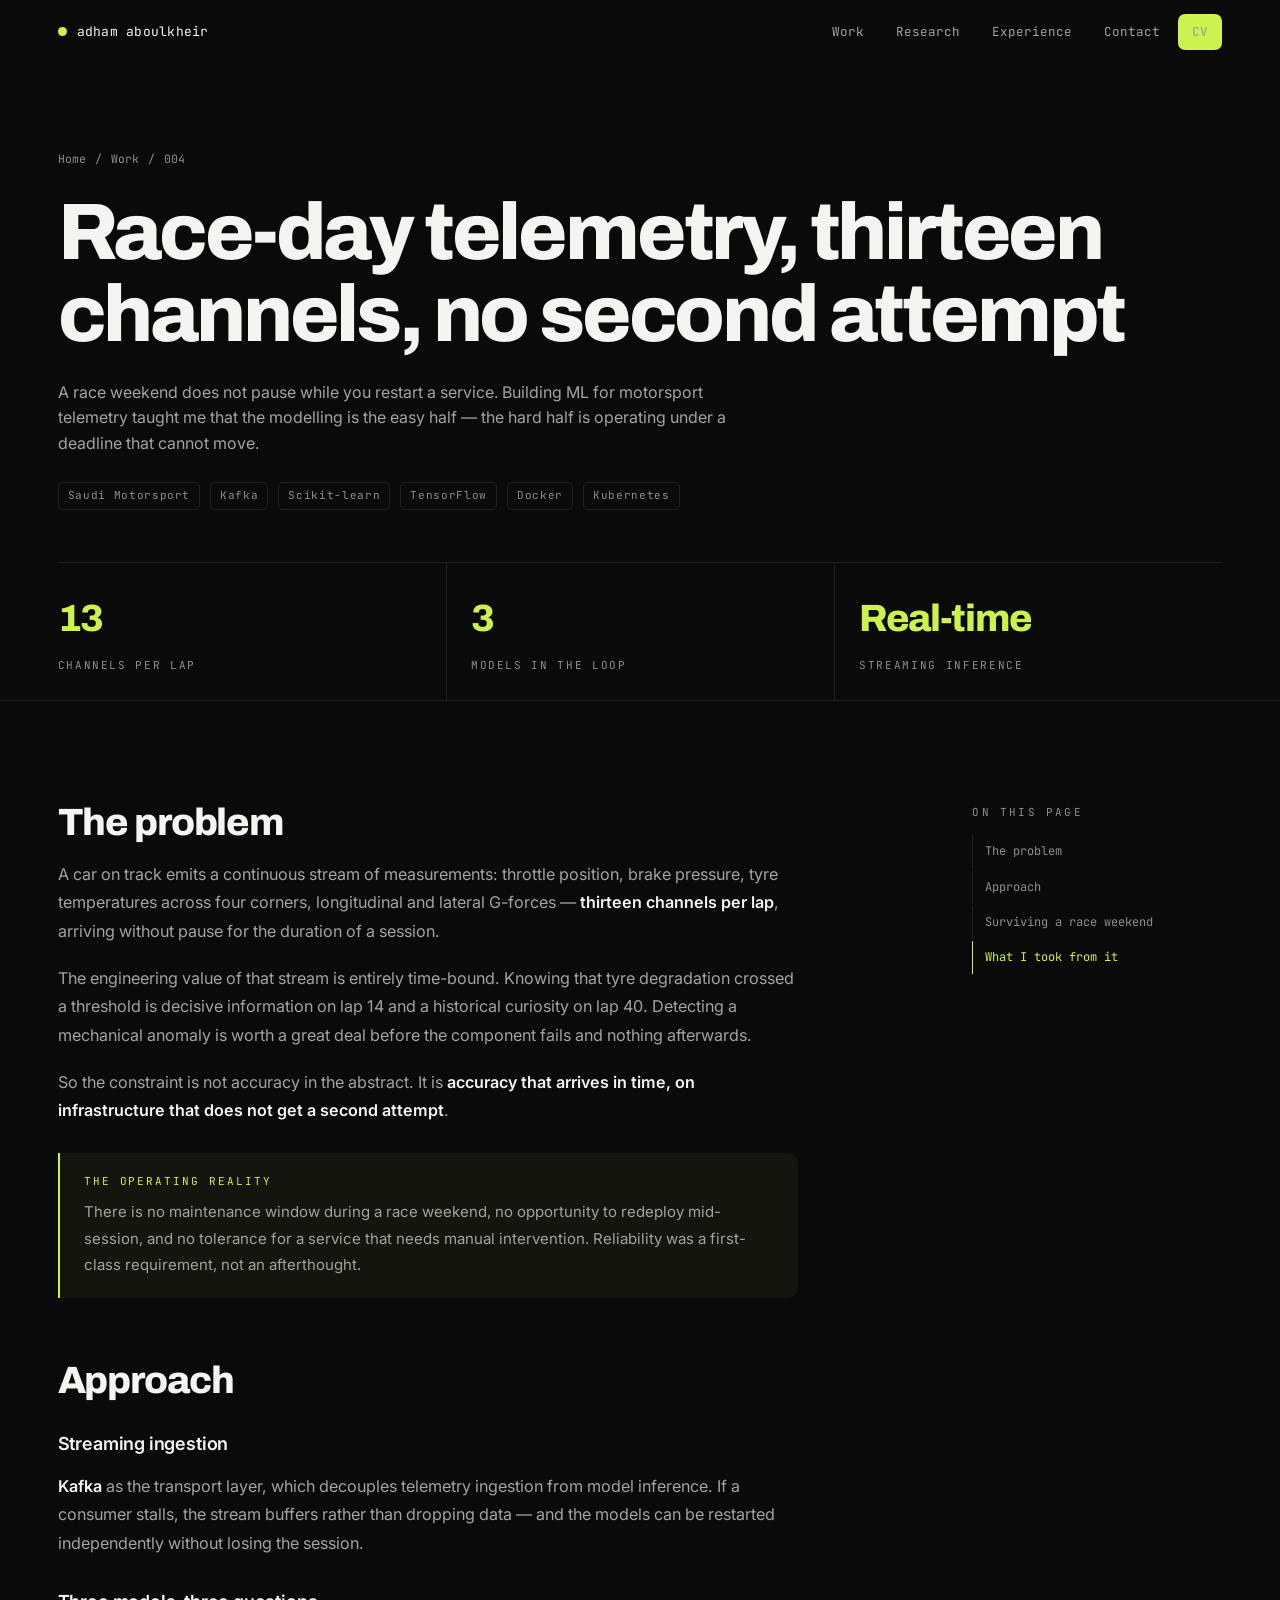
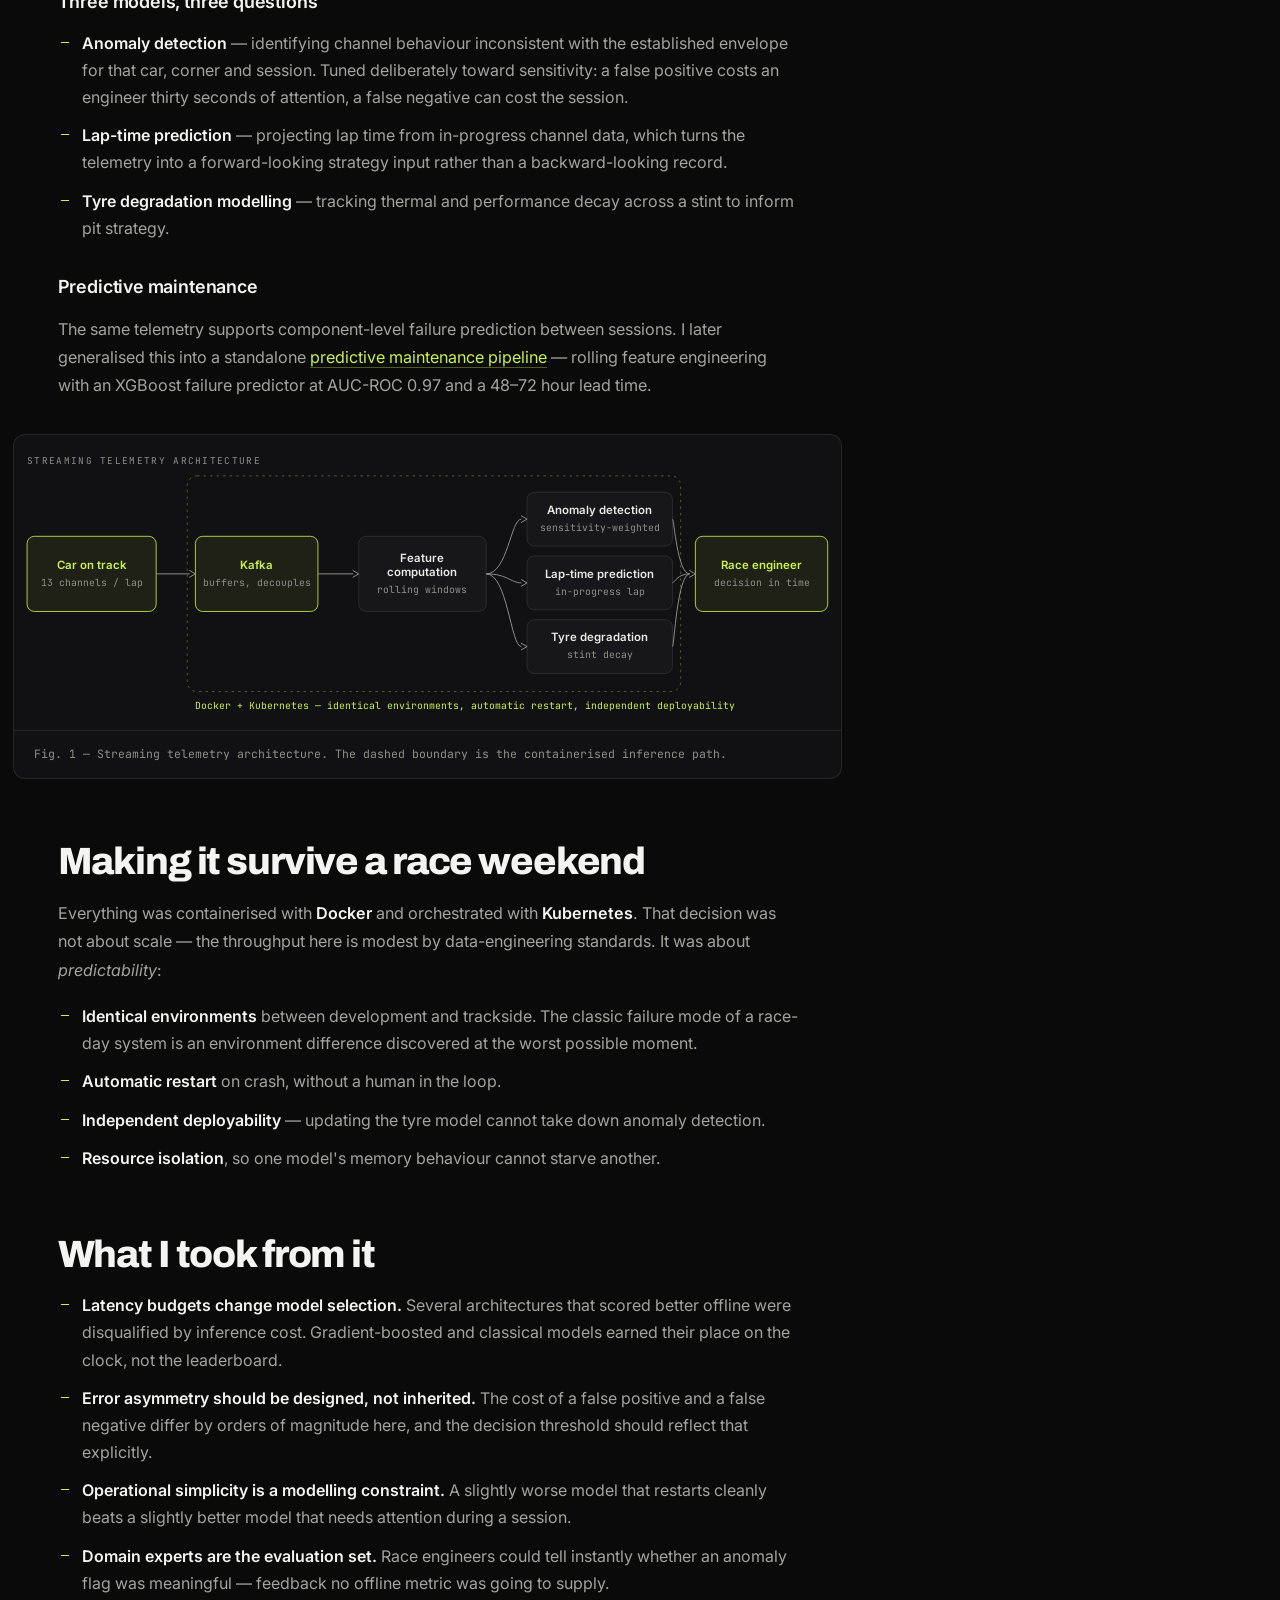
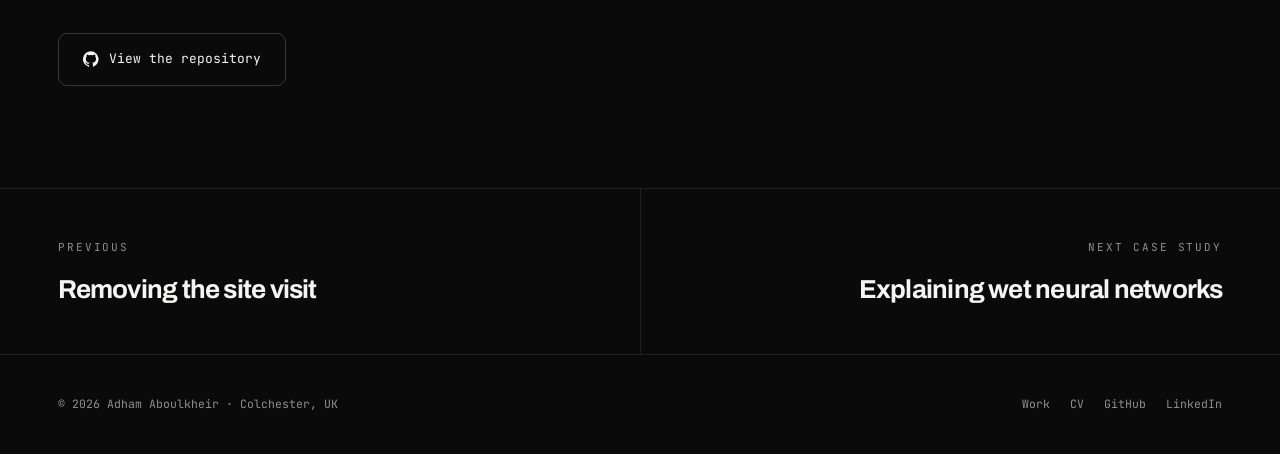
<file: work/ai-telemetry-motorsport.html>
<!DOCTYPE html>
<html lang="en">
<head>
<meta charset="utf-8">
<meta name="viewport" content="width=device-width, initial-scale=1">
<title>Race-day telemetry, thirteen channels, no second attempt — Adham Aboulkheir</title>
<meta name="description" content="Real-time anomaly detection, lap-time prediction and tyre degradation modelling for Saudi Motorsport, containerised for race-weekend reliability.">
<link rel="canonical" href="https://adhamaboulkheir.io/work/ai-telemetry-motorsport.html">
<meta name="theme-color" content="#0a0a0b">
<meta property="og:type" content="article">
<meta property="og:title" content="Race-day telemetry, thirteen channels, no second attempt">
<meta property="og:description" content="Streaming ML for motorsport telemetry — anomaly detection, lap-time prediction, tyre degradation.">
<meta property="og:url" content="https://adhamaboulkheir.io/work/ai-telemetry-motorsport.html">
<meta property="og:image" content="https://adhamaboulkheir.io/assets/og.png">
<meta name="twitter:card" content="summary_large_image">
<link rel="icon" href="../assets/favicon.svg" type="image/svg+xml">
<link rel="preconnect" href="https://fonts.googleapis.com">
<link rel="preconnect" href="https://fonts.gstatic.com" crossorigin>
<link href="https://fonts.googleapis.com/css2?family=Archivo:wght@700;800&family=Inter:wght@400;500;600&family=JetBrains+Mono:wght@400;500&display=swap" rel="stylesheet">
<link rel="stylesheet" href="../assets/style.css">
</head>
<body>
<a class="skip" href="#main">Skip to content</a>

<header class="nav">
  <div class="wrap nav-in">
    <a class="logo" href="../index.html"><span class="dot"></span>adham aboulkheir</a>
    <button class="burger" aria-label="Toggle menu" aria-expanded="false">
      <svg width="18" height="18" viewBox="0 0 24 24" fill="none" stroke="currentColor" stroke-width="2" stroke-linecap="round"><path d="M3 6h18M3 12h18M3 18h18"/></svg>
    </button>
    <ul class="nav-links">
      <li><a href="../index.html#work">Work</a></li>
      <li><a href="../index.html#research">Research</a></li>
      <li><a href="../index.html#experience">Experience</a></li>
      <li><a href="../index.html#contact">Contact</a></li>
      <li><a class="nav-cta" href="../cv.html">CV</a></li>
    </ul>
  </div>
</header>

<main id="main">

<section class="cs-hero">
  <div class="wrap">
    <div class="crumb"><a href="../index.html">Home</a> <span>/</span> <a href="../index.html#work">Work</a> <span>/</span> <span>004</span></div>
    <h1>Race-day telemetry, thirteen channels, no second attempt</h1>
    <p class="cs-hero__lede">A race weekend does not pause while you restart a service. Building ML for motorsport telemetry taught me that the modelling is the easy half — the hard half is operating under a deadline that cannot move.</p>
    <div class="cs-hero__facts">
      <span class="chip">Saudi Motorsport</span>
      <span class="chip">Kafka</span>
      <span class="chip">Scikit-learn</span>
      <span class="chip">TensorFlow</span>
      <span class="chip">Docker</span>
      <span class="chip">Kubernetes</span>
    </div>
    <div class="cs-metrics">
      <div><b>13</b><span>Channels per lap</span></div>
      <div><b>3</b><span>Models in the loop</span></div>
      <div><b>Real-time</b><span>Streaming inference</span></div>
    </div>
  </div>
</section>

<div class="wrap cs-body">
  <article class="prose">

    <h2 id="problem">The problem</h2>
    <p>A car on track emits a continuous stream of measurements: throttle position, brake pressure, tyre temperatures across four corners, longitudinal and lateral G-forces — <strong>thirteen channels per lap</strong>, arriving without pause for the duration of a session.</p>
    <p>The engineering value of that stream is entirely time-bound. Knowing that tyre degradation crossed a threshold is decisive information on lap 14 and a historical curiosity on lap 40. Detecting a mechanical anomaly is worth a great deal before the component fails and nothing afterwards.</p>
    <p>So the constraint is not accuracy in the abstract. It is <strong>accuracy that arrives in time, on infrastructure that does not get a second attempt</strong>.</p>

    <div class="callout">
      <b>The operating reality</b>
      <p>There is no maintenance window during a race weekend, no opportunity to redeploy mid-session, and no tolerance for a service that needs manual intervention. Reliability was a first-class requirement, not an afterthought.</p>
    </div>

    <h2 id="approach">Approach</h2>

    <h3>Streaming ingestion</h3>
    <p><strong>Kafka</strong> as the transport layer, which decouples telemetry ingestion from model inference. If a consumer stalls, the stream buffers rather than dropping data — and the models can be restarted independently without losing the session.</p>

    <h3>Three models, three questions</h3>
    <ul>
      <li><strong>Anomaly detection</strong> — identifying channel behaviour inconsistent with the established envelope for that car, corner and session. Tuned deliberately toward sensitivity: a false positive costs an engineer thirty seconds of attention, a false negative can cost the session.</li>
      <li><strong>Lap-time prediction</strong> — projecting lap time from in-progress channel data, which turns the telemetry into a forward-looking strategy input rather than a backward-looking record.</li>
      <li><strong>Tyre degradation modelling</strong> — tracking thermal and performance decay across a stint to inform pit strategy.</li>
    </ul>

    <h3>Predictive maintenance</h3>
    <p>The same telemetry supports component-level failure prediction between sessions. I later generalised this into a standalone <a href="https://github.com/Adham5172001/predictive-maintenance-pipeline" target="_blank" rel="noopener">predictive maintenance pipeline</a> — rolling feature engineering with an XGBoost failure predictor at AUC-ROC 0.97 and a 48–72 hour lead time.</p>

    <figure class="figure figure--svg">
      <div class="figure__scroll"><svg viewBox="0 0 1012 362" width="100%" xmlns="http://www.w3.org/2000/svg" role="img" aria-labelledby="t60295"><title id="t60295">Motorsport streaming telemetry architecture</title><desc>Thirteen telemetry channels per lap flow through Kafka into feature computation and three parallel models — anomaly detection, lap-time prediction and tyre degradation — surfacing to the race engineer, with the whole inference path containerised for race-weekend reliability.</desc><g transform="translate(16,16)"><text x="0" y="20" font-family="'JetBrains Mono',ui-monospace,monospace" font-size="11.5" letter-spacing="1.6" fill="#8f8f8a">STREAMING TELEMETRY ARCHITECTURE</text><rect x="0" y="108" width="158" height="92" rx="9" fill="rgba(204,242,77,.07)" stroke="#ccf24d" stroke-width="1"/><text x="79.0" y="147.5" text-anchor="middle" font-family="Inter,-apple-system,sans-serif" font-size="14" font-weight="600" fill="#ccf24d">Car on track</text><text x="79.0" y="168.5" text-anchor="middle" font-family="'JetBrains Mono',ui-monospace,monospace" font-size="12" fill="#8f8f8a">13 channels / lap</text><rect x="206" y="108" width="150" height="92" rx="9" fill="rgba(204,242,77,.07)" stroke="#ccf24d" stroke-width="1"/><text x="281.0" y="147.5" text-anchor="middle" font-family="Inter,-apple-system,sans-serif" font-size="14" font-weight="600" fill="#ccf24d">Kafka</text><text x="281.0" y="168.5" text-anchor="middle" font-family="'JetBrains Mono',ui-monospace,monospace" font-size="12" fill="#8f8f8a">buffers, decouples</text><line x1="158" y1="154" x2="199" y2="154" stroke="#8f8f8a" stroke-width="1.2"/><path d="M199 150 L206 154 L199 158" fill="none" stroke="#8f8f8a" stroke-width="1.2" stroke-linejoin="round" stroke-linecap="round"/><rect x="406" y="108" width="156" height="92" rx="9" fill="#17171a" stroke="rgba(255,255,255,.12)" stroke-width="1"/><text x="484.0" y="139.0" text-anchor="middle" font-family="Inter,-apple-system,sans-serif" font-size="14" font-weight="600" fill="#e9e9e6">Feature</text><text x="484.0" y="156.0" text-anchor="middle" font-family="Inter,-apple-system,sans-serif" font-size="14" font-weight="600" fill="#e9e9e6">computation</text><text x="484.0" y="177.0" text-anchor="middle" font-family="'JetBrains Mono',ui-monospace,monospace" font-size="12" fill="#8f8f8a">rolling windows</text><line x1="356" y1="154" x2="399" y2="154" stroke="#8f8f8a" stroke-width="1.2"/><path d="M399 150 L406 154 L399 158" fill="none" stroke="#8f8f8a" stroke-width="1.2" stroke-linejoin="round" stroke-linecap="round"/><rect x="612" y="54" width="178" height="66" rx="9" fill="#17171a" stroke="rgba(255,255,255,.12)" stroke-width="1"/><text x="701.0" y="80.5" text-anchor="middle" font-family="Inter,-apple-system,sans-serif" font-size="14" font-weight="600" fill="#e9e9e6">Anomaly detection</text><text x="701.0" y="101.5" text-anchor="middle" font-family="'JetBrains Mono',ui-monospace,monospace" font-size="12" fill="#8f8f8a">sensitivity-weighted</text><path d="M562 154 C 588 154, 592 87.0, 605 87.0" fill="none" stroke="#8f8f8a" stroke-width="1.2"/><path d="M605 83.0 L612 87.0 L605 91.0" fill="none" stroke="#8f8f8a" stroke-width="1.2" stroke-linejoin="round" stroke-linecap="round"/><rect x="612" y="132" width="178" height="66" rx="9" fill="#17171a" stroke="rgba(255,255,255,.12)" stroke-width="1"/><text x="701.0" y="158.5" text-anchor="middle" font-family="Inter,-apple-system,sans-serif" font-size="14" font-weight="600" fill="#e9e9e6">Lap-time prediction</text><text x="701.0" y="179.5" text-anchor="middle" font-family="'JetBrains Mono',ui-monospace,monospace" font-size="12" fill="#8f8f8a">in-progress lap</text><path d="M562 154 C 588 154, 592 165.0, 605 165.0" fill="none" stroke="#8f8f8a" stroke-width="1.2"/><path d="M605 161.0 L612 165.0 L605 169.0" fill="none" stroke="#8f8f8a" stroke-width="1.2" stroke-linejoin="round" stroke-linecap="round"/><rect x="612" y="210" width="178" height="66" rx="9" fill="#17171a" stroke="rgba(255,255,255,.12)" stroke-width="1"/><text x="701.0" y="236.5" text-anchor="middle" font-family="Inter,-apple-system,sans-serif" font-size="14" font-weight="600" fill="#e9e9e6">Tyre degradation</text><text x="701.0" y="257.5" text-anchor="middle" font-family="'JetBrains Mono',ui-monospace,monospace" font-size="12" fill="#8f8f8a">stint decay</text><path d="M562 154 C 588 154, 592 243.0, 605 243.0" fill="none" stroke="#8f8f8a" stroke-width="1.2"/><path d="M605 239.0 L612 243.0 L605 247.0" fill="none" stroke="#8f8f8a" stroke-width="1.2" stroke-linejoin="round" stroke-linecap="round"/><rect x="818" y="108" width="162" height="92" rx="9" fill="rgba(204,242,77,.07)" stroke="#ccf24d" stroke-width="1"/><text x="899.0" y="147.5" text-anchor="middle" font-family="Inter,-apple-system,sans-serif" font-size="14" font-weight="600" fill="#ccf24d">Race engineer</text><text x="899.0" y="168.5" text-anchor="middle" font-family="'JetBrains Mono',ui-monospace,monospace" font-size="12" fill="#8f8f8a">decision in time</text><path d="M790 87.0 C 792 87.0, 796 154, 811 154" fill="none" stroke="#8f8f8a" stroke-width="1.2"/><path d="M790 165.0 C 792 165.0, 796 154, 811 154" fill="none" stroke="#8f8f8a" stroke-width="1.2"/><path d="M790 243.0 C 792 243.0, 796 154, 811 154" fill="none" stroke="#8f8f8a" stroke-width="1.2"/><path d="M811 150 L818 154 L811 158" fill="none" stroke="#8f8f8a" stroke-width="1.2" stroke-linejoin="round" stroke-linecap="round"/><rect x="196" y="34" width="604" height="264" rx="12" fill="none" stroke="#ccf24d" stroke-width="1" stroke-dasharray="3 5" opacity=".4"/><text x="206" y="320" font-family="'JetBrains Mono',ui-monospace,monospace" font-size="12" fill="#ccf24d">Docker + Kubernetes — identical environments, automatic restart, independent deployability</text></g></svg></div>
      <figcaption>Fig. 1 — Streaming telemetry architecture. The dashed boundary is the containerised inference path.</figcaption>
    </figure>

    <h2 id="ops">Making it survive a race weekend</h2>
    <p>Everything was containerised with <strong>Docker</strong> and orchestrated with <strong>Kubernetes</strong>. That decision was not about scale — the throughput here is modest by data-engineering standards. It was about <em>predictability</em>:</p>
    <ul>
      <li><strong>Identical environments</strong> between development and trackside. The classic failure mode of a race-day system is an environment difference discovered at the worst possible moment.</li>
      <li><strong>Automatic restart</strong> on crash, without a human in the loop.</li>
      <li><strong>Independent deployability</strong> — updating the tyre model cannot take down anomaly detection.</li>
      <li><strong>Resource isolation</strong>, so one model's memory behaviour cannot starve another.</li>
    </ul>

    <h2 id="learned">What I took from it</h2>
    <ul>
      <li><strong>Latency budgets change model selection.</strong> Several architectures that scored better offline were disqualified by inference cost. Gradient-boosted and classical models earned their place on the clock, not the leaderboard.</li>
      <li><strong>Error asymmetry should be designed, not inherited.</strong> The cost of a false positive and a false negative differ by orders of magnitude here, and the decision threshold should reflect that explicitly.</li>
      <li><strong>Operational simplicity is a modelling constraint.</strong> A slightly worse model that restarts cleanly beats a slightly better model that needs attention during a session.</li>
      <li><strong>Domain experts are the evaluation set.</strong> Race engineers could tell instantly whether an anomaly flag was meaningful — feedback no offline metric was going to supply.</li>
    </ul>

    <p style="margin-top:36px">
      <a class="btn" href="https://github.com/Adham5172001/ai-telemetry-motorsport" target="_blank" rel="noopener">
        <svg viewBox="0 0 24 24" fill="currentColor"><path d="M12 .3a12 12 0 0 0-3.8 23.4c.6.1.8-.3.8-.6v-2.2c-3.3.7-4-1.6-4-1.6-.6-1.4-1.4-1.8-1.4-1.8-1.1-.7.1-.7.1-.7 1.2.1 1.8 1.2 1.8 1.2 1.1 1.8 2.8 1.3 3.5 1 .1-.8.4-1.3.8-1.6-2.7-.3-5.5-1.3-5.5-5.9 0-1.3.5-2.4 1.2-3.2-.1-.3-.5-1.5.1-3.2 0 0 1-.3 3.3 1.2a11.5 11.5 0 0 1 6 0c2.3-1.5 3.3-1.2 3.3-1.2.6 1.7.2 2.9.1 3.2.8.8 1.2 1.9 1.2 3.2 0 4.6-2.8 5.6-5.5 5.9.4.4.8 1.1.8 2.2v3.3c0 .3.2.7.8.6A12 12 0 0 0 12 .3Z"/></svg>
        View the repository
      </a>
    </p>

  </article>

  <nav class="cs-toc" aria-label="On this page">
    <b>On this page</b>
    <a href="#problem">The problem</a>
    <a href="#approach">Approach</a>
    <a href="#ops">Surviving a race weekend</a>
    <a href="#learned">What I took from it</a>
  </nav>
</div>

<nav class="nextprev">
  <a href="llm-rag-troubleshooting.html"><small>Previous</small><strong>Removing the site visit</strong></a>
  <a href="biocomputer-explainability.html"><small>Next case study</small><strong>Explaining wet neural networks</strong></a>
</nav>

</main>

<footer class="foot">
  <div class="wrap foot__in">
    <span>© <span data-year>2026</span> Adham Aboulkheir · Colchester, UK</span>
    <nav>
      <a href="../index.html#work">Work</a>
      <a href="../cv.html">CV</a>
      <a href="https://github.com/Adham5172001" target="_blank" rel="noopener">GitHub</a>
      <a href="https://www.linkedin.com/in/adhamaboulkheir" target="_blank" rel="noopener">LinkedIn</a>
    </nav>
  </div>
</footer>

<script src="../assets/app.js"></script>
</body>
</html>
</file>
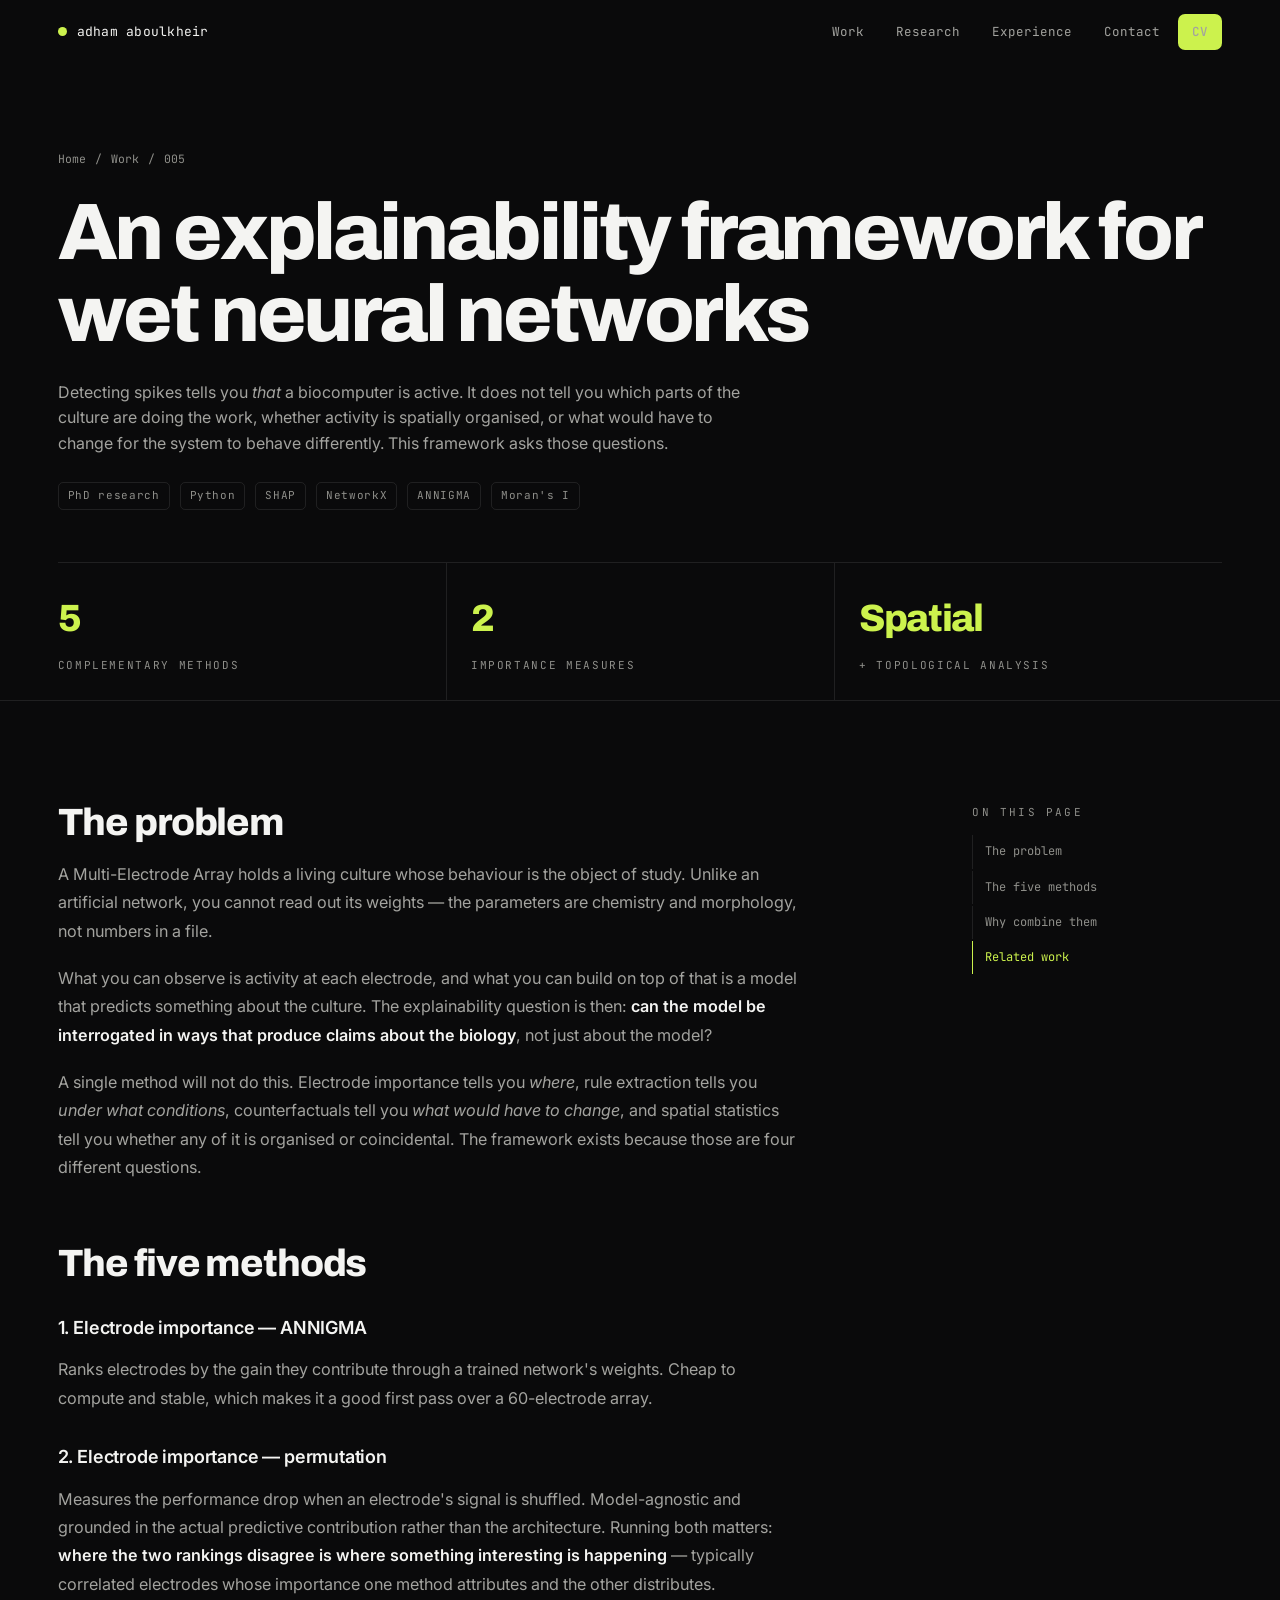
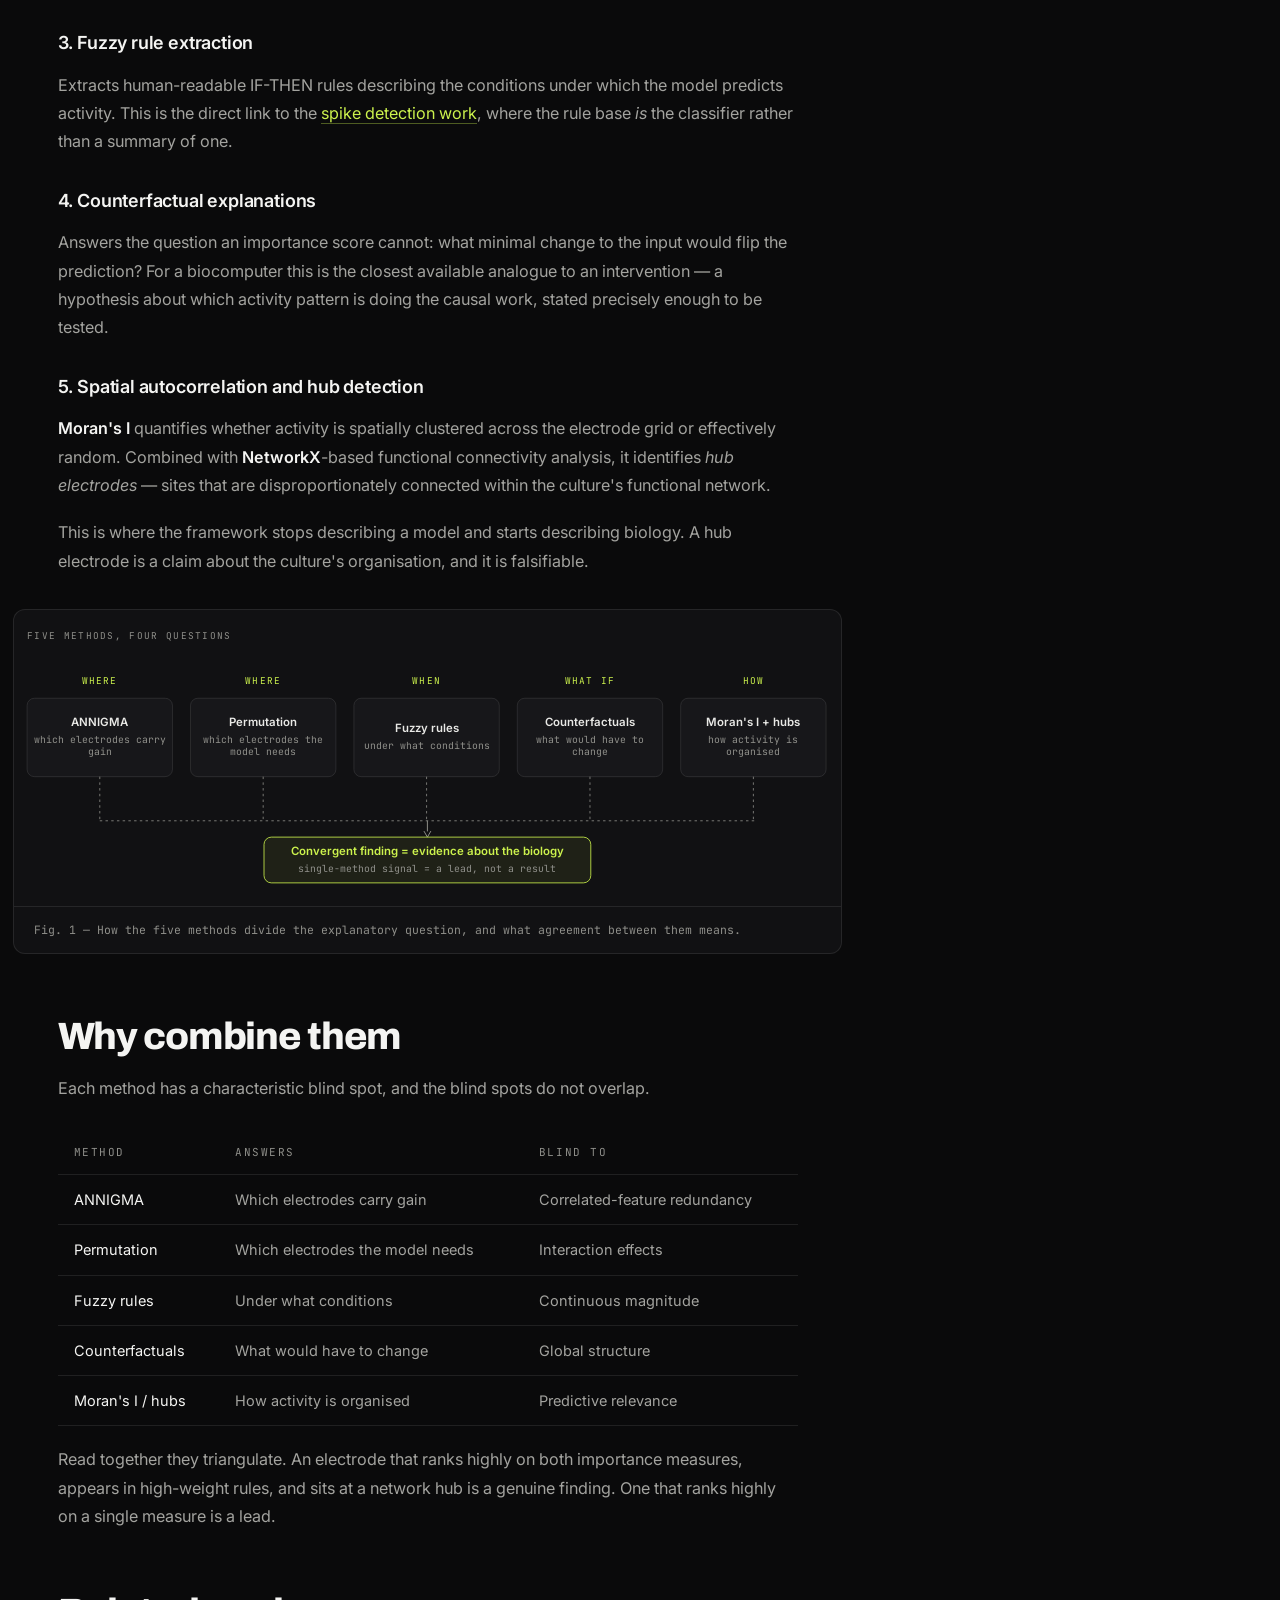
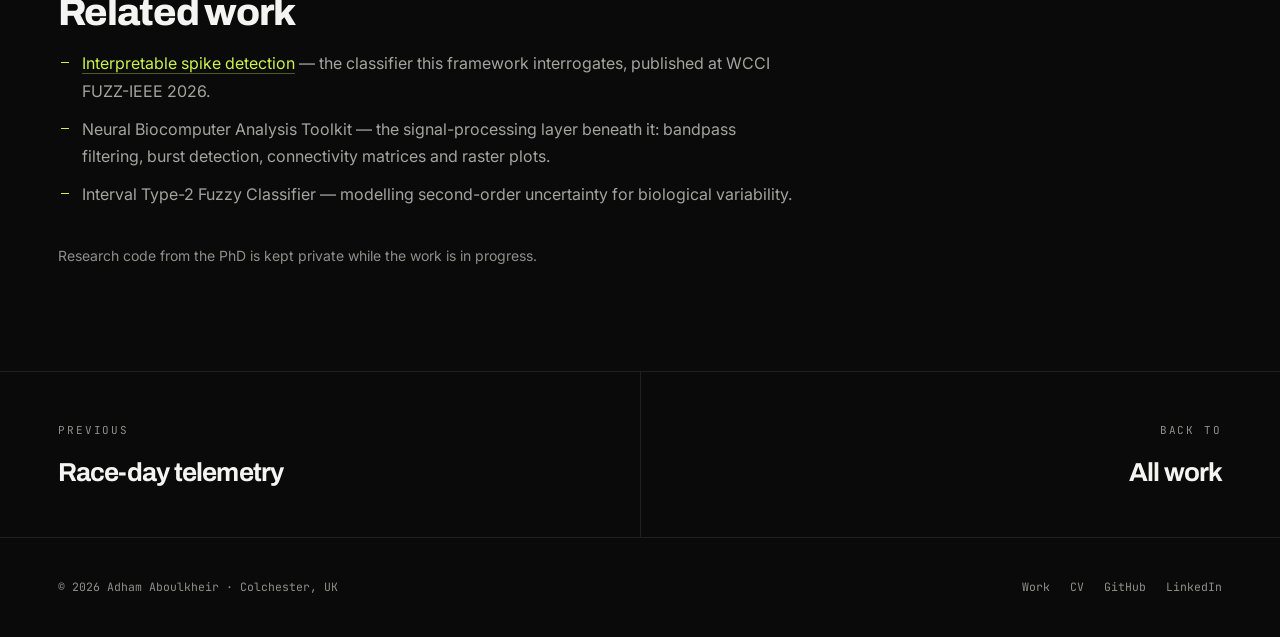
<file: work/biocomputer-explainability.html>
<!DOCTYPE html>
<html lang="en">
<head>
<meta charset="utf-8">
<meta name="viewport" content="width=device-width, initial-scale=1">
<title>An explainability framework for wet neural networks — Adham Aboulkheir</title>
<meta name="description" content="Electrode importance, fuzzy rule extraction, counterfactual explanations, spatial autocorrelation and hub detection — an XAI toolkit for living neural biocomputers.">
<link rel="canonical" href="https://adhamaboulkheir.io/work/biocomputer-explainability.html">
<meta name="theme-color" content="#0a0a0b">
<meta property="og:type" content="article">
<meta property="og:title" content="An explainability framework for wet neural networks">
<meta property="og:description" content="Five complementary XAI methods for interrogating living neural biocomputers.">
<meta property="og:url" content="https://adhamaboulkheir.io/work/biocomputer-explainability.html">
<meta property="og:image" content="https://adhamaboulkheir.io/assets/og.png">
<meta name="twitter:card" content="summary_large_image">
<link rel="icon" href="../assets/favicon.svg" type="image/svg+xml">
<link rel="preconnect" href="https://fonts.googleapis.com">
<link rel="preconnect" href="https://fonts.gstatic.com" crossorigin>
<link href="https://fonts.googleapis.com/css2?family=Archivo:wght@700;800&family=Inter:wght@400;500;600&family=JetBrains+Mono:wght@400;500&display=swap" rel="stylesheet">
<link rel="stylesheet" href="../assets/style.css">
</head>
<body>
<a class="skip" href="#main">Skip to content</a>

<header class="nav">
  <div class="wrap nav-in">
    <a class="logo" href="../index.html"><span class="dot"></span>adham aboulkheir</a>
    <button class="burger" aria-label="Toggle menu" aria-expanded="false">
      <svg width="18" height="18" viewBox="0 0 24 24" fill="none" stroke="currentColor" stroke-width="2" stroke-linecap="round"><path d="M3 6h18M3 12h18M3 18h18"/></svg>
    </button>
    <ul class="nav-links">
      <li><a href="../index.html#work">Work</a></li>
      <li><a href="../index.html#research">Research</a></li>
      <li><a href="../index.html#experience">Experience</a></li>
      <li><a href="../index.html#contact">Contact</a></li>
      <li><a class="nav-cta" href="../cv.html">CV</a></li>
    </ul>
  </div>
</header>

<main id="main">

<section class="cs-hero">
  <div class="wrap">
    <div class="crumb"><a href="../index.html">Home</a> <span>/</span> <a href="../index.html#work">Work</a> <span>/</span> <span>005</span></div>
    <h1>An explainability framework for wet neural networks</h1>
    <p class="cs-hero__lede">Detecting spikes tells you <em>that</em> a biocomputer is active. It does not tell you which parts of the culture are doing the work, whether activity is spatially organised, or what would have to change for the system to behave differently. This framework asks those questions.</p>
    <div class="cs-hero__facts">
      <span class="chip">PhD research</span>
      <span class="chip">Python</span>
      <span class="chip">SHAP</span>
      <span class="chip">NetworkX</span>
      <span class="chip">ANNIGMA</span>
      <span class="chip">Moran's I</span>
    </div>
    <div class="cs-metrics">
      <div><b>5</b><span>Complementary methods</span></div>
      <div><b>2</b><span>Importance measures</span></div>
      <div><b>Spatial</b><span>+ topological analysis</span></div>
    </div>
  </div>
</section>

<div class="wrap cs-body">
  <article class="prose">

    <h2 id="problem">The problem</h2>
    <p>A Multi-Electrode Array holds a living culture whose behaviour is the object of study. Unlike an artificial network, you cannot read out its weights — the parameters are chemistry and morphology, not numbers in a file.</p>
    <p>What you can observe is activity at each electrode, and what you can build on top of that is a model that predicts something about the culture. The explainability question is then: <strong>can the model be interrogated in ways that produce claims about the biology</strong>, not just about the model?</p>
    <p>A single method will not do this. Electrode importance tells you <em>where</em>, rule extraction tells you <em>under what conditions</em>, counterfactuals tell you <em>what would have to change</em>, and spatial statistics tell you whether any of it is organised or coincidental. The framework exists because those are four different questions.</p>

    <h2 id="methods">The five methods</h2>

    <h3>1. Electrode importance — ANNIGMA</h3>
    <p>Ranks electrodes by the gain they contribute through a trained network's weights. Cheap to compute and stable, which makes it a good first pass over a 60-electrode array.</p>

    <h3>2. Electrode importance — permutation</h3>
    <p>Measures the performance drop when an electrode's signal is shuffled. Model-agnostic and grounded in the actual predictive contribution rather than the architecture. Running both matters: <strong>where the two rankings disagree is where something interesting is happening</strong> — typically correlated electrodes whose importance one method attributes and the other distributes.</p>

    <h3>3. Fuzzy rule extraction</h3>
    <p>Extracts human-readable IF-THEN rules describing the conditions under which the model predicts activity. This is the direct link to the <a href="mea-spike-detection.html">spike detection work</a>, where the rule base <em>is</em> the classifier rather than a summary of one.</p>

    <h3>4. Counterfactual explanations</h3>
    <p>Answers the question an importance score cannot: what minimal change to the input would flip the prediction? For a biocomputer this is the closest available analogue to an intervention — a hypothesis about which activity pattern is doing the causal work, stated precisely enough to be tested.</p>

    <h3>5. Spatial autocorrelation and hub detection</h3>
    <p><strong>Moran's I</strong> quantifies whether activity is spatially clustered across the electrode grid or effectively random. Combined with <strong>NetworkX</strong>-based functional connectivity analysis, it identifies <em>hub electrodes</em> — sites that are disproportionately connected within the culture's functional network.</p>
    <p>This is where the framework stops describing a model and starts describing biology. A hub electrode is a claim about the culture's organisation, and it is falsifiable.</p>

    <figure class="figure figure--svg">
      <div class="figure__scroll"><svg viewBox="0 0 1012 362" width="100%" xmlns="http://www.w3.org/2000/svg" role="img" aria-labelledby="t84457"><title id="t84457">Explainability method triangulation</title><desc>Five explainability methods each answer a different question about a living neural biocomputer; agreement across methods is treated as evidence, whereas a signal from a single method is treated only as a lead.</desc><g transform="translate(16,16)"><text x="0" y="20" font-family="'JetBrains Mono',ui-monospace,monospace" font-size="11.5" letter-spacing="1.6" fill="#8f8f8a">FIVE METHODS, FOUR QUESTIONS</text><text x="89.0" y="74" text-anchor="middle" font-family="'JetBrains Mono',ui-monospace,monospace" font-size="11.5" letter-spacing="1.4" fill="#ccf24d">WHERE</text><rect x="0" y="92" width="178" height="96" rx="9" fill="#17171a" stroke="rgba(255,255,255,.12)" stroke-width="1"/><text x="89.0" y="126.0" text-anchor="middle" font-family="Inter,-apple-system,sans-serif" font-size="14" font-weight="600" fill="#e9e9e6">ANNIGMA</text><text x="89.0" y="147.0" text-anchor="middle" font-family="'JetBrains Mono',ui-monospace,monospace" font-size="12" fill="#8f8f8a">which electrodes carry</text><text x="89.0" y="162.0" text-anchor="middle" font-family="'JetBrains Mono',ui-monospace,monospace" font-size="12" fill="#8f8f8a">gain</text><line x1="89.0" y1="188" x2="89.0" y2="242" stroke="#8f8f8a" stroke-width="1" stroke-dasharray="3 4"/><text x="289.0" y="74" text-anchor="middle" font-family="'JetBrains Mono',ui-monospace,monospace" font-size="11.5" letter-spacing="1.4" fill="#ccf24d">WHERE</text><rect x="200" y="92" width="178" height="96" rx="9" fill="#17171a" stroke="rgba(255,255,255,.12)" stroke-width="1"/><text x="289.0" y="126.0" text-anchor="middle" font-family="Inter,-apple-system,sans-serif" font-size="14" font-weight="600" fill="#e9e9e6">Permutation</text><text x="289.0" y="147.0" text-anchor="middle" font-family="'JetBrains Mono',ui-monospace,monospace" font-size="12" fill="#8f8f8a">which electrodes the</text><text x="289.0" y="162.0" text-anchor="middle" font-family="'JetBrains Mono',ui-monospace,monospace" font-size="12" fill="#8f8f8a">model needs</text><line x1="289.0" y1="188" x2="289.0" y2="242" stroke="#8f8f8a" stroke-width="1" stroke-dasharray="3 4"/><text x="489.0" y="74" text-anchor="middle" font-family="'JetBrains Mono',ui-monospace,monospace" font-size="11.5" letter-spacing="1.4" fill="#ccf24d">WHEN</text><rect x="400" y="92" width="178" height="96" rx="9" fill="#17171a" stroke="rgba(255,255,255,.12)" stroke-width="1"/><text x="489.0" y="133.5" text-anchor="middle" font-family="Inter,-apple-system,sans-serif" font-size="14" font-weight="600" fill="#e9e9e6">Fuzzy rules</text><text x="489.0" y="154.5" text-anchor="middle" font-family="'JetBrains Mono',ui-monospace,monospace" font-size="12" fill="#8f8f8a">under what conditions</text><line x1="489.0" y1="188" x2="489.0" y2="242" stroke="#8f8f8a" stroke-width="1" stroke-dasharray="3 4"/><text x="689.0" y="74" text-anchor="middle" font-family="'JetBrains Mono',ui-monospace,monospace" font-size="11.5" letter-spacing="1.4" fill="#ccf24d">WHAT IF</text><rect x="600" y="92" width="178" height="96" rx="9" fill="#17171a" stroke="rgba(255,255,255,.12)" stroke-width="1"/><text x="689.0" y="126.0" text-anchor="middle" font-family="Inter,-apple-system,sans-serif" font-size="14" font-weight="600" fill="#e9e9e6">Counterfactuals</text><text x="689.0" y="147.0" text-anchor="middle" font-family="'JetBrains Mono',ui-monospace,monospace" font-size="12" fill="#8f8f8a">what would have to</text><text x="689.0" y="162.0" text-anchor="middle" font-family="'JetBrains Mono',ui-monospace,monospace" font-size="12" fill="#8f8f8a">change</text><line x1="689.0" y1="188" x2="689.0" y2="242" stroke="#8f8f8a" stroke-width="1" stroke-dasharray="3 4"/><text x="889.0" y="74" text-anchor="middle" font-family="'JetBrains Mono',ui-monospace,monospace" font-size="11.5" letter-spacing="1.4" fill="#ccf24d">HOW</text><rect x="800" y="92" width="178" height="96" rx="9" fill="#17171a" stroke="rgba(255,255,255,.12)" stroke-width="1"/><text x="889.0" y="126.0" text-anchor="middle" font-family="Inter,-apple-system,sans-serif" font-size="14" font-weight="600" fill="#e9e9e6">Moran's I + hubs</text><text x="889.0" y="147.0" text-anchor="middle" font-family="'JetBrains Mono',ui-monospace,monospace" font-size="12" fill="#8f8f8a">how activity is</text><text x="889.0" y="162.0" text-anchor="middle" font-family="'JetBrains Mono',ui-monospace,monospace" font-size="12" fill="#8f8f8a">organised</text><line x1="889.0" y1="188" x2="889.0" y2="242" stroke="#8f8f8a" stroke-width="1" stroke-dasharray="3 4"/><line x1="89" y1="242" x2="891" y2="242" stroke="#8f8f8a" stroke-width="1" stroke-dasharray="3 4"/><line x1="490.0" y1="242" x2="490.0" y2="255" stroke="#8f8f8a" stroke-width="1.2"/><path d="M486.0 255 L490.0 262 L494.0 255" fill="none" stroke="#8f8f8a" stroke-width="1.2" stroke-linejoin="round" stroke-linecap="round"/><rect x="290.0" y="262" width="400" height="56" rx="9" fill="rgba(204,242,77,.07)" stroke="#ccf24d" stroke-width="1"/><text x="490.0" y="283.5" text-anchor="middle" font-family="Inter,-apple-system,sans-serif" font-size="14" font-weight="600" fill="#ccf24d">Convergent finding = evidence about the biology</text><text x="490.0" y="304.5" text-anchor="middle" font-family="'JetBrains Mono',ui-monospace,monospace" font-size="12" fill="#8f8f8a">single-method signal = a lead, not a result</text></g></svg></div>
      <figcaption>Fig. 1 — How the five methods divide the explanatory question, and what agreement between them means.</figcaption>
    </figure>

    <h2 id="why">Why combine them</h2>
    <p>Each method has a characteristic blind spot, and the blind spots do not overlap.</p>
    <div class="tbl-scroll">
      <table class="tbl">
        <thead><tr><th>Method</th><th>Answers</th><th>Blind to</th></tr></thead>
        <tbody>
          <tr><td>ANNIGMA</td><td>Which electrodes carry gain</td><td>Correlated-feature redundancy</td></tr>
          <tr><td>Permutation</td><td>Which electrodes the model needs</td><td>Interaction effects</td></tr>
          <tr><td>Fuzzy rules</td><td>Under what conditions</td><td>Continuous magnitude</td></tr>
          <tr><td>Counterfactuals</td><td>What would have to change</td><td>Global structure</td></tr>
          <tr><td>Moran's I / hubs</td><td>How activity is organised</td><td>Predictive relevance</td></tr>
        </tbody>
      </table>
    </div>
    <p>Read together they triangulate. An electrode that ranks highly on both importance measures, appears in high-weight rules, and sits at a network hub is a genuine finding. One that ranks highly on a single measure is a lead.</p>

    <h2 id="related">Related work</h2>
    <ul>
      <li><a href="mea-spike-detection.html">Interpretable spike detection</a> — the classifier this framework interrogates, published at WCCI FUZZ-IEEE 2026.</li>
      <li>Neural Biocomputer Analysis Toolkit — the signal-processing layer beneath it: bandpass filtering, burst detection, connectivity matrices and raster plots.</li>
      <li>Interval Type-2 Fuzzy Classifier — modelling second-order uncertainty for biological variability.</li>
    </ul>

    <p style="margin-top:36px;color:var(--ink-3);font-size:14px">Research code from the PhD is kept private while the work is in progress.</p>

  </article>

  <nav class="cs-toc" aria-label="On this page">
    <b>On this page</b>
    <a href="#problem">The problem</a>
    <a href="#methods">The five methods</a>
    <a href="#why">Why combine them</a>
    <a href="#related">Related work</a>
  </nav>
</div>

<nav class="nextprev">
  <a href="ai-telemetry-motorsport.html"><small>Previous</small><strong>Race-day telemetry</strong></a>
  <a href="../index.html#work"><small>Back to</small><strong>All work</strong></a>
</nav>

</main>

<footer class="foot">
  <div class="wrap foot__in">
    <span>© <span data-year>2026</span> Adham Aboulkheir · Colchester, UK</span>
    <nav>
      <a href="../index.html#work">Work</a>
      <a href="../cv.html">CV</a>
      <a href="https://github.com/Adham5172001" target="_blank" rel="noopener">GitHub</a>
      <a href="https://www.linkedin.com/in/adhamaboulkheir" target="_blank" rel="noopener">LinkedIn</a>
    </nav>
  </div>
</footer>

<script src="../assets/app.js"></script>
</body>
</html>
</file>
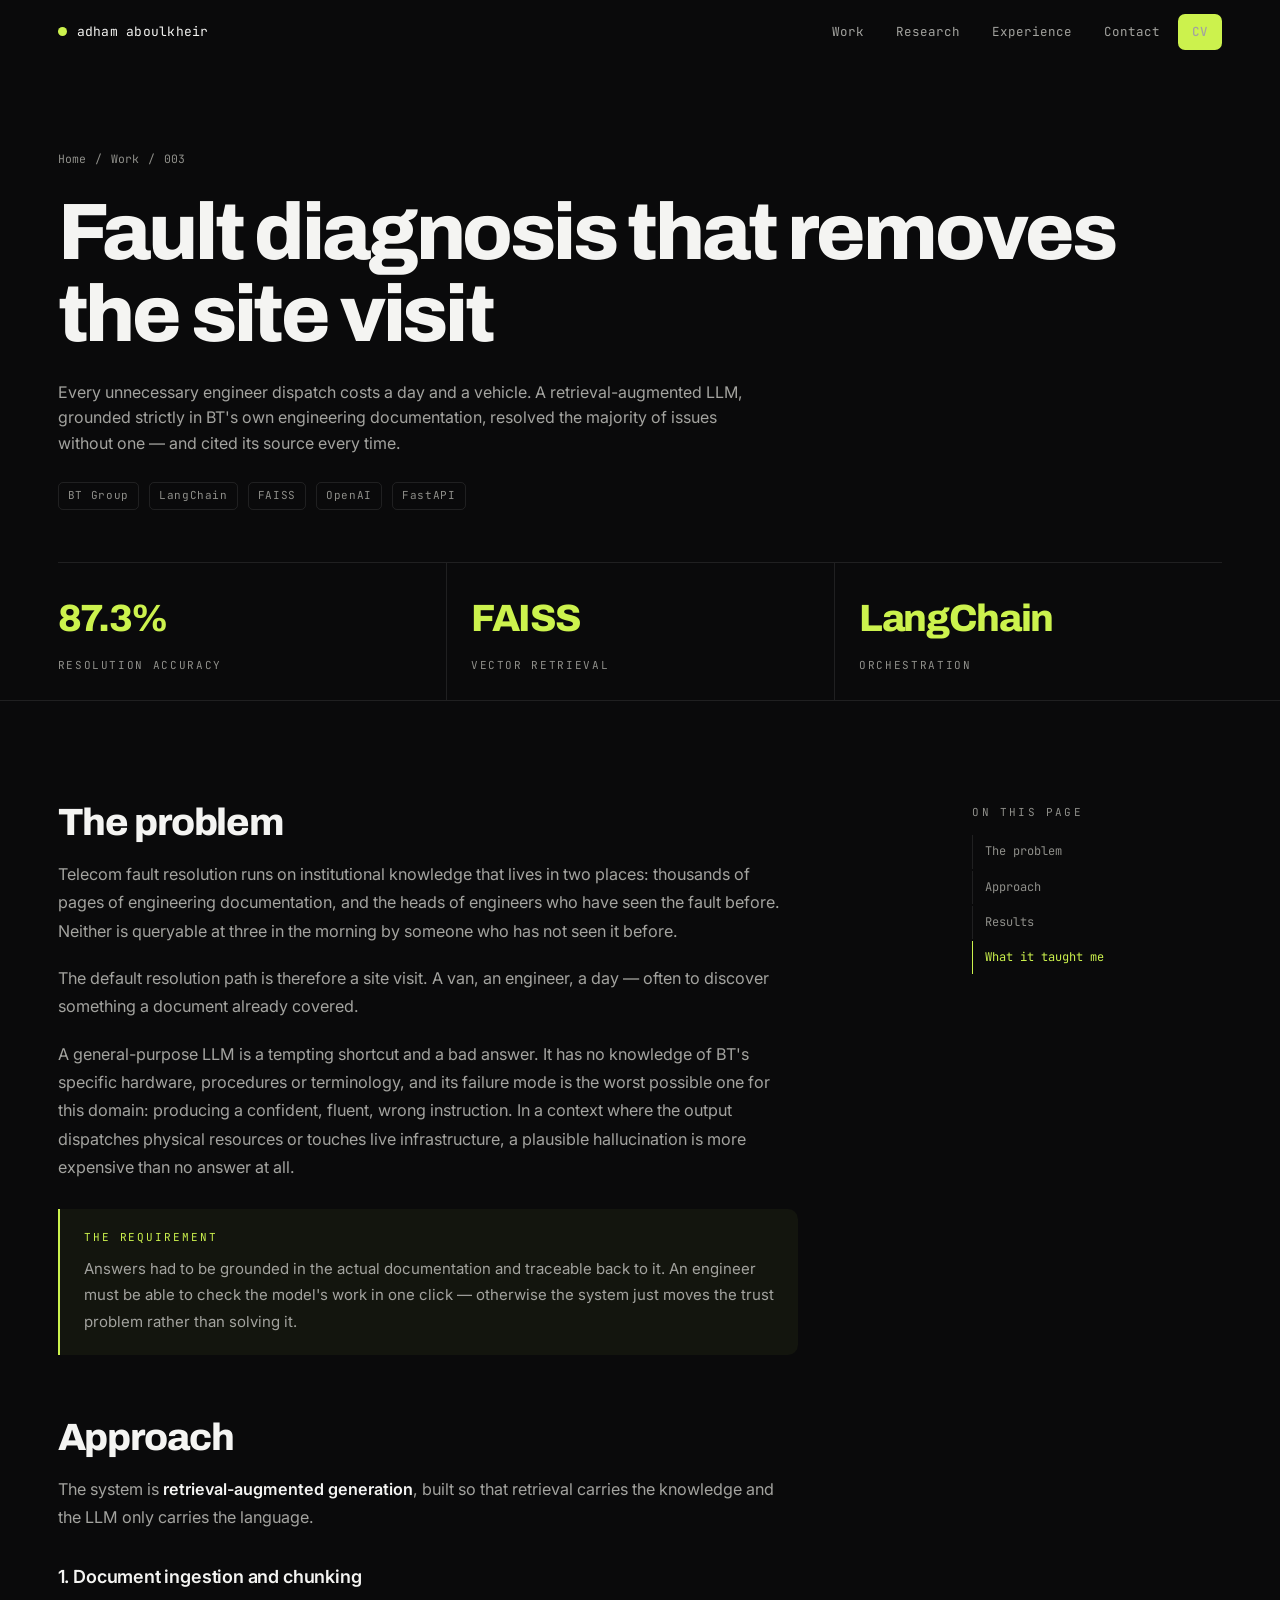
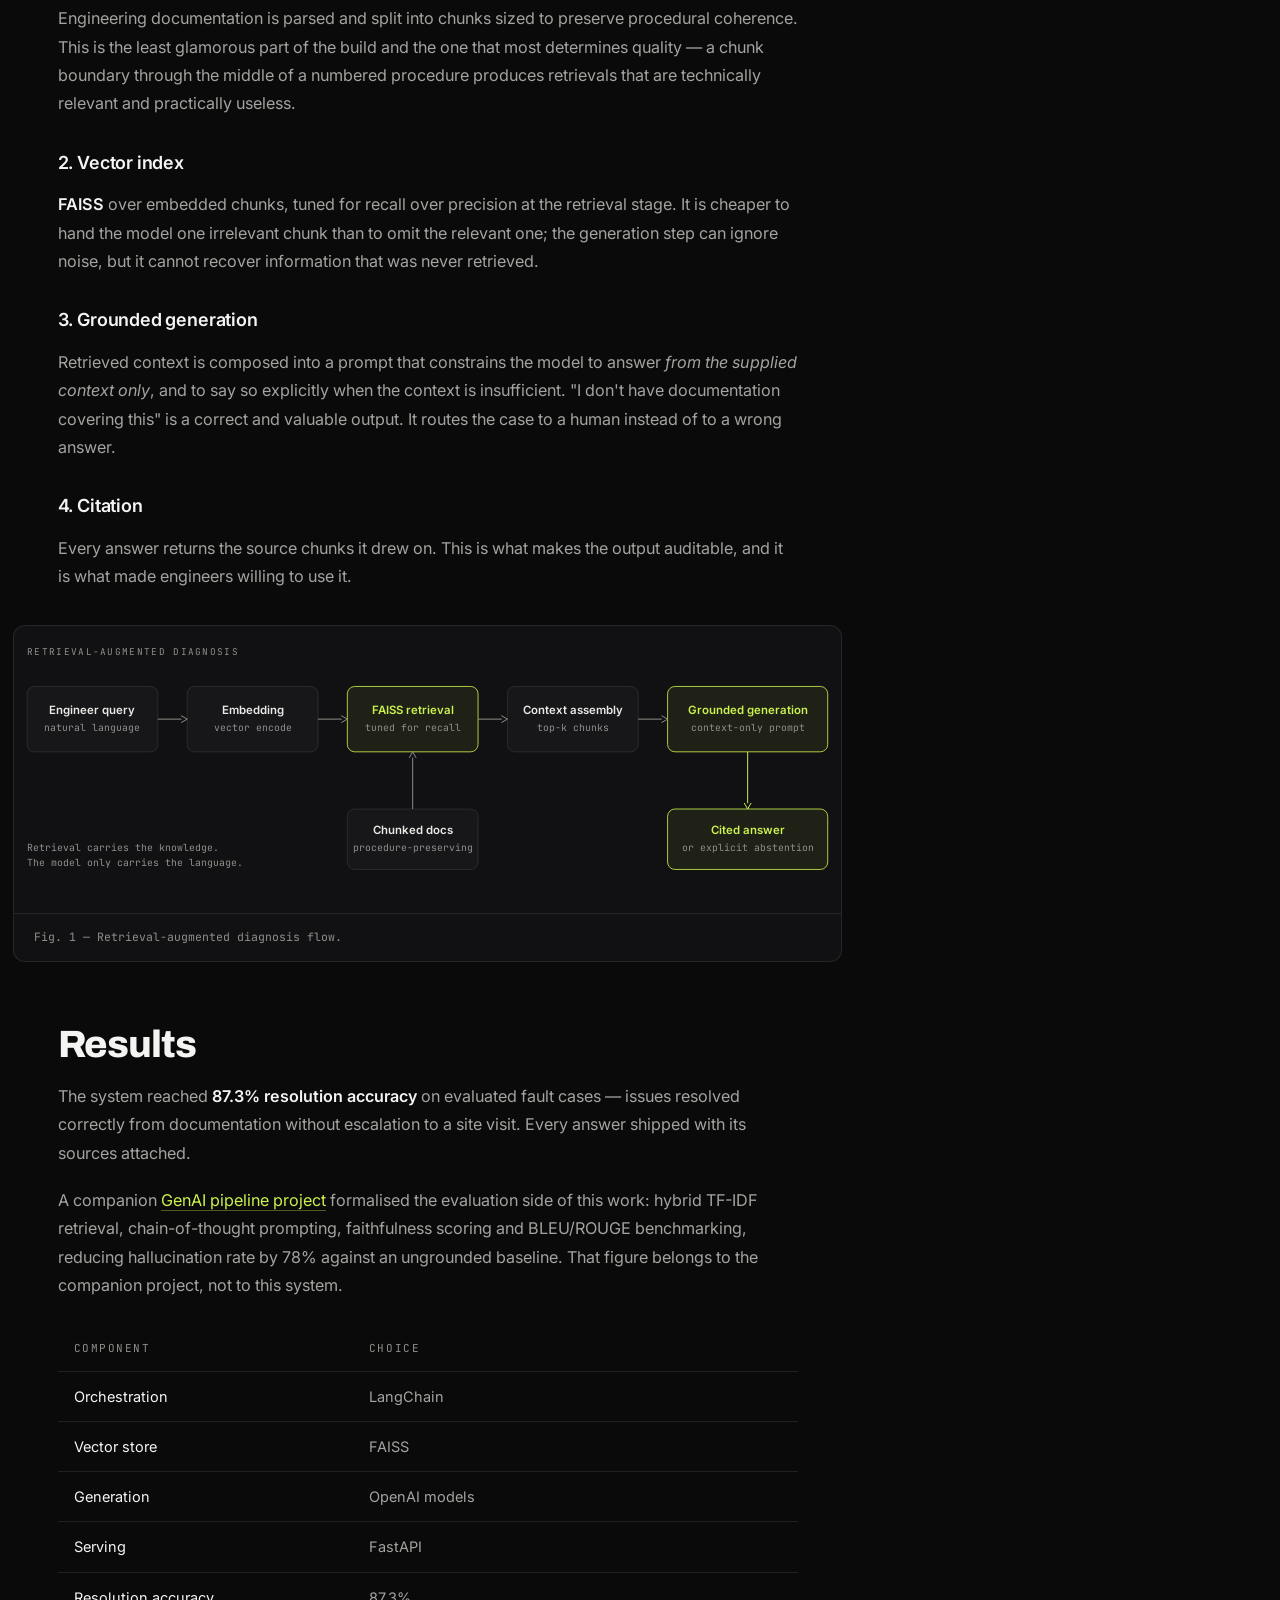
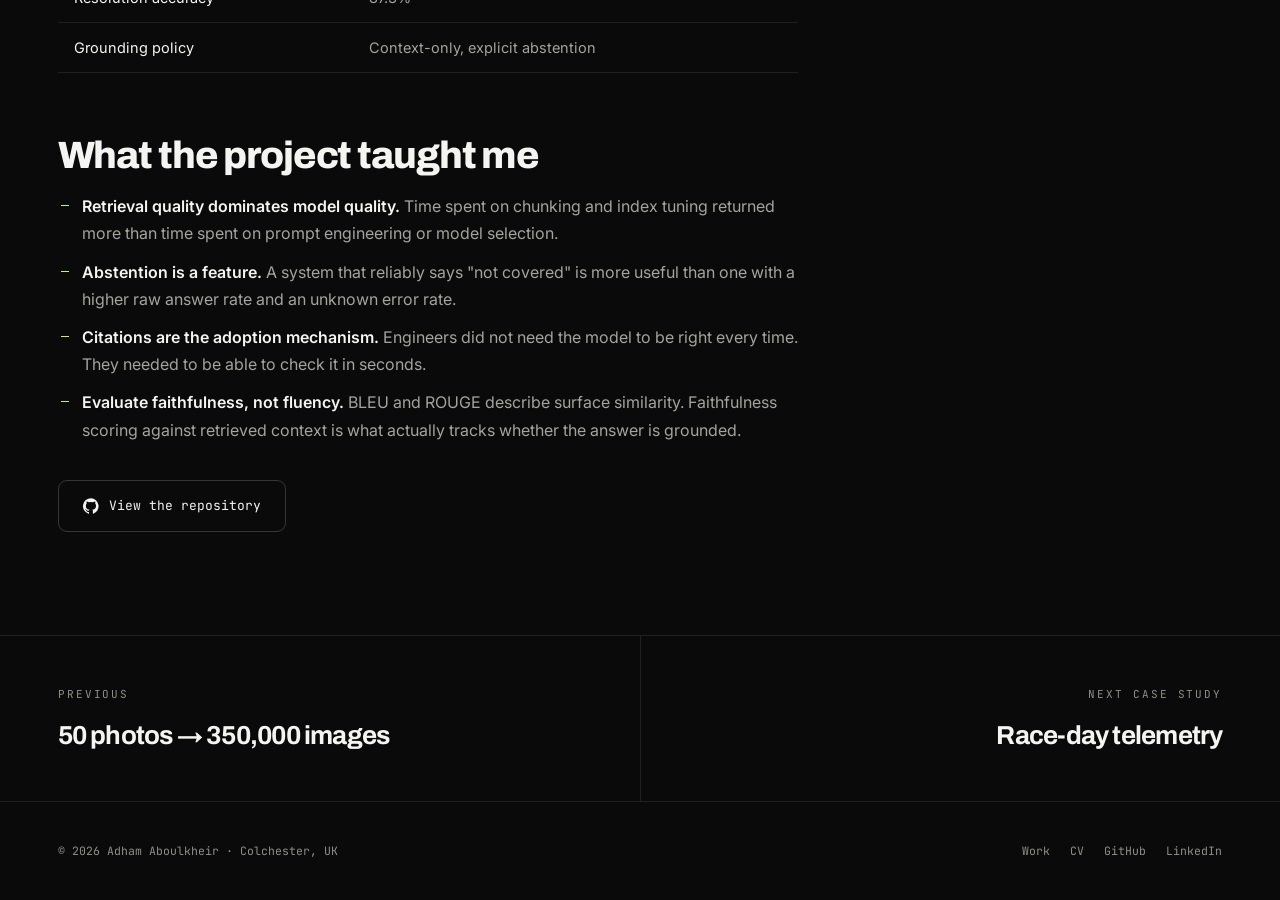
<file: work/llm-rag-troubleshooting.html>
<!DOCTYPE html>
<html lang="en">
<head>
<meta charset="utf-8">
<meta name="viewport" content="width=device-width, initial-scale=1">
<title>Fault diagnosis that removes the site visit — Adham Aboulkheir</title>
<meta name="description" content="A retrieval-augmented LLM grounded in BT Group's engineering documentation, built so every answer cites the manual it came from. 87.3% resolution accuracy.">
<link rel="canonical" href="https://adhamaboulkheir.io/work/llm-rag-troubleshooting.html">
<meta name="theme-color" content="#0a0a0b">
<meta property="og:type" content="article">
<meta property="og:title" content="Fault diagnosis that removes the site visit">
<meta property="og:description" content="Retrieval-augmented LLM for telecom fault diagnosis. 87.3% resolution accuracy, every answer grounded in a cited source.">
<meta property="og:url" content="https://adhamaboulkheir.io/work/llm-rag-troubleshooting.html">
<meta property="og:image" content="https://adhamaboulkheir.io/assets/og.png">
<meta name="twitter:card" content="summary_large_image">
<link rel="icon" href="../assets/favicon.svg" type="image/svg+xml">
<link rel="preconnect" href="https://fonts.googleapis.com">
<link rel="preconnect" href="https://fonts.gstatic.com" crossorigin>
<link href="https://fonts.googleapis.com/css2?family=Archivo:wght@700;800&family=Inter:wght@400;500;600&family=JetBrains+Mono:wght@400;500&display=swap" rel="stylesheet">
<link rel="stylesheet" href="../assets/style.css">
</head>
<body>
<a class="skip" href="#main">Skip to content</a>

<header class="nav">
  <div class="wrap nav-in">
    <a class="logo" href="../index.html"><span class="dot"></span>adham aboulkheir</a>
    <button class="burger" aria-label="Toggle menu" aria-expanded="false">
      <svg width="18" height="18" viewBox="0 0 24 24" fill="none" stroke="currentColor" stroke-width="2" stroke-linecap="round"><path d="M3 6h18M3 12h18M3 18h18"/></svg>
    </button>
    <ul class="nav-links">
      <li><a href="../index.html#work">Work</a></li>
      <li><a href="../index.html#research">Research</a></li>
      <li><a href="../index.html#experience">Experience</a></li>
      <li><a href="../index.html#contact">Contact</a></li>
      <li><a class="nav-cta" href="../cv.html">CV</a></li>
    </ul>
  </div>
</header>

<main id="main">

<section class="cs-hero">
  <div class="wrap">
    <div class="crumb"><a href="../index.html">Home</a> <span>/</span> <a href="../index.html#work">Work</a> <span>/</span> <span>003</span></div>
    <h1>Fault diagnosis that removes the site visit</h1>
    <p class="cs-hero__lede">Every unnecessary engineer dispatch costs a day and a vehicle. A retrieval-augmented LLM, grounded strictly in BT's own engineering documentation, resolved the majority of issues without one — and cited its source every time.</p>
    <div class="cs-hero__facts">
      <span class="chip">BT Group</span>
      <span class="chip">LangChain</span>
      <span class="chip">FAISS</span>
      <span class="chip">OpenAI</span>
      <span class="chip">FastAPI</span>
    </div>
    <div class="cs-metrics">
      <div><b>87.3%</b><span>Resolution accuracy</span></div>
      <div><b>FAISS</b><span>Vector retrieval</span></div>
      <div><b>LangChain</b><span>Orchestration</span></div>
    </div>
  </div>
</section>

<div class="wrap cs-body">
  <article class="prose">

    <h2 id="problem">The problem</h2>
    <p>Telecom fault resolution runs on institutional knowledge that lives in two places: thousands of pages of engineering documentation, and the heads of engineers who have seen the fault before. Neither is queryable at three in the morning by someone who has not seen it before.</p>
    <p>The default resolution path is therefore a site visit. A van, an engineer, a day — often to discover something a document already covered.</p>
    <p>A general-purpose LLM is a tempting shortcut and a bad answer. It has no knowledge of BT's specific hardware, procedures or terminology, and its failure mode is the worst possible one for this domain: producing a confident, fluent, wrong instruction. In a context where the output dispatches physical resources or touches live infrastructure, a plausible hallucination is more expensive than no answer at all.</p>

    <div class="callout">
      <b>The requirement</b>
      <p>Answers had to be grounded in the actual documentation and traceable back to it. An engineer must be able to check the model's work in one click — otherwise the system just moves the trust problem rather than solving it.</p>
    </div>

    <h2 id="approach">Approach</h2>
    <p>The system is <strong>retrieval-augmented generation</strong>, built so that retrieval carries the knowledge and the LLM only carries the language.</p>

    <h3>1. Document ingestion and chunking</h3>
    <p>Engineering documentation is parsed and split into chunks sized to preserve procedural coherence. This is the least glamorous part of the build and the one that most determines quality — a chunk boundary through the middle of a numbered procedure produces retrievals that are technically relevant and practically useless.</p>

    <h3>2. Vector index</h3>
    <p><strong>FAISS</strong> over embedded chunks, tuned for recall over precision at the retrieval stage. It is cheaper to hand the model one irrelevant chunk than to omit the relevant one; the generation step can ignore noise, but it cannot recover information that was never retrieved.</p>

    <h3>3. Grounded generation</h3>
    <p>Retrieved context is composed into a prompt that constrains the model to answer <em>from the supplied context only</em>, and to say so explicitly when the context is insufficient. "I don't have documentation covering this" is a correct and valuable output. It routes the case to a human instead of to a wrong answer.</p>

    <h3>4. Citation</h3>
    <p>Every answer returns the source chunks it drew on. This is what makes the output auditable, and it is what made engineers willing to use it.</p>

    <figure class="figure figure--svg">
      <div class="figure__scroll"><svg viewBox="0 0 1012 352" width="100%" xmlns="http://www.w3.org/2000/svg" role="img" aria-labelledby="t75284"><title id="t75284">Retrieval-augmented generation architecture</title><desc>An engineer query is embedded and matched against a FAISS index built from chunked engineering documentation; retrieved context is assembled into a constrained prompt so the model answers only from supplied sources, returning a cited answer or an explicit abstention.</desc><g transform="translate(16,16)"><text x="0" y="20" font-family="'JetBrains Mono',ui-monospace,monospace" font-size="11.5" letter-spacing="1.6" fill="#8f8f8a">RETRIEVAL-AUGMENTED DIAGNOSIS</text><rect x="0" y="58" width="160" height="80" rx="9" fill="#17171a" stroke="rgba(255,255,255,.12)" stroke-width="1"/><text x="80.0" y="91.5" text-anchor="middle" font-family="Inter,-apple-system,sans-serif" font-size="14" font-weight="600" fill="#e9e9e6">Engineer query</text><text x="80.0" y="112.5" text-anchor="middle" font-family="'JetBrains Mono',ui-monospace,monospace" font-size="12" fill="#8f8f8a">natural language</text><rect x="196" y="58" width="160" height="80" rx="9" fill="#17171a" stroke="rgba(255,255,255,.12)" stroke-width="1"/><text x="276.0" y="91.5" text-anchor="middle" font-family="Inter,-apple-system,sans-serif" font-size="14" font-weight="600" fill="#e9e9e6">Embedding</text><text x="276.0" y="112.5" text-anchor="middle" font-family="'JetBrains Mono',ui-monospace,monospace" font-size="12" fill="#8f8f8a">vector encode</text><rect x="392" y="58" width="160" height="80" rx="9" fill="rgba(204,242,77,.07)" stroke="#ccf24d" stroke-width="1"/><text x="472.0" y="91.5" text-anchor="middle" font-family="Inter,-apple-system,sans-serif" font-size="14" font-weight="600" fill="#ccf24d">FAISS retrieval</text><text x="472.0" y="112.5" text-anchor="middle" font-family="'JetBrains Mono',ui-monospace,monospace" font-size="12" fill="#8f8f8a">tuned for recall</text><rect x="588" y="58" width="160" height="80" rx="9" fill="#17171a" stroke="rgba(255,255,255,.12)" stroke-width="1"/><text x="668.0" y="91.5" text-anchor="middle" font-family="Inter,-apple-system,sans-serif" font-size="14" font-weight="600" fill="#e9e9e6">Context assembly</text><text x="668.0" y="112.5" text-anchor="middle" font-family="'JetBrains Mono',ui-monospace,monospace" font-size="12" fill="#8f8f8a">top-k chunks</text><rect x="784" y="58" width="196" height="80" rx="9" fill="rgba(204,242,77,.07)" stroke="#ccf24d" stroke-width="1"/><text x="882.0" y="91.5" text-anchor="middle" font-family="Inter,-apple-system,sans-serif" font-size="14" font-weight="600" fill="#ccf24d">Grounded generation</text><text x="882.0" y="112.5" text-anchor="middle" font-family="'JetBrains Mono',ui-monospace,monospace" font-size="12" fill="#8f8f8a">context-only prompt</text><line x1="160" y1="98.0" x2="189" y2="98.0" stroke="#8f8f8a" stroke-width="1.2"/><path d="M189 94.0 L196 98.0 L189 102.0" fill="none" stroke="#8f8f8a" stroke-width="1.2" stroke-linejoin="round" stroke-linecap="round"/><line x1="356" y1="98.0" x2="385" y2="98.0" stroke="#8f8f8a" stroke-width="1.2"/><path d="M385 94.0 L392 98.0 L385 102.0" fill="none" stroke="#8f8f8a" stroke-width="1.2" stroke-linejoin="round" stroke-linecap="round"/><line x1="552" y1="98.0" x2="581" y2="98.0" stroke="#8f8f8a" stroke-width="1.2"/><path d="M581 94.0 L588 98.0 L581 102.0" fill="none" stroke="#8f8f8a" stroke-width="1.2" stroke-linejoin="round" stroke-linecap="round"/><line x1="748" y1="98.0" x2="777" y2="98.0" stroke="#8f8f8a" stroke-width="1.2"/><path d="M777 94.0 L784 98.0 L777 102.0" fill="none" stroke="#8f8f8a" stroke-width="1.2" stroke-linejoin="round" stroke-linecap="round"/><rect x="392" y="208" width="160" height="74" rx="9" fill="#17171a" stroke="rgba(255,255,255,.12)" stroke-width="1"/><text x="472.0" y="238.5" text-anchor="middle" font-family="Inter,-apple-system,sans-serif" font-size="14" font-weight="600" fill="#e9e9e6">Chunked docs</text><text x="472.0" y="259.5" text-anchor="middle" font-family="'JetBrains Mono',ui-monospace,monospace" font-size="12" fill="#8f8f8a">procedure-preserving</text><line x1="472" y1="208" x2="472" y2="145" stroke="#8f8f8a" stroke-width="1.2"/><path d="M468 145 L472 138 L476 145" fill="none" stroke="#8f8f8a" stroke-width="1.2" stroke-linejoin="round" stroke-linecap="round"/><rect x="784" y="208" width="196" height="74" rx="9" fill="rgba(204,242,77,.07)" stroke="#ccf24d" stroke-width="1"/><text x="882.0" y="238.5" text-anchor="middle" font-family="Inter,-apple-system,sans-serif" font-size="14" font-weight="600" fill="#ccf24d">Cited answer</text><text x="882.0" y="259.5" text-anchor="middle" font-family="'JetBrains Mono',ui-monospace,monospace" font-size="12" fill="#8f8f8a">or explicit abstention</text><line x1="882" y1="138" x2="882" y2="201" stroke="#ccf24d" stroke-width="1.2"/><path d="M878 201 L882 208 L886 201" fill="none" stroke="#ccf24d" stroke-width="1.2" stroke-linejoin="round" stroke-linecap="round"/><text x="0" y="260" font-family="'JetBrains Mono',ui-monospace,monospace" font-size="12" fill="#8f8f8a">Retrieval carries the knowledge.</text><text x="0" y="278" font-family="'JetBrains Mono',ui-monospace,monospace" font-size="12" fill="#8f8f8a">The model only carries the language.</text></g></svg></div>
      <figcaption>Fig. 1 — Retrieval-augmented diagnosis flow.</figcaption>
    </figure>

    <h2 id="results">Results</h2>
    <p>The system reached <strong>87.3% resolution accuracy</strong> on evaluated fault cases — issues resolved correctly from documentation without escalation to a site visit. Every answer shipped with its sources attached.</p>
    <p>A companion <a href="https://github.com/Adham5172001/generative-ai-llm-pipeline" target="_blank" rel="noopener">GenAI pipeline project</a> formalised the evaluation side of this work: hybrid TF-IDF retrieval, chain-of-thought prompting, faithfulness scoring and BLEU/ROUGE benchmarking, reducing hallucination rate by 78% against an ungrounded baseline. That figure belongs to the companion project, not to this system.</p>

    <div class="tbl-scroll">
      <table class="tbl">
        <thead><tr><th>Component</th><th>Choice</th></tr></thead>
        <tbody>
          <tr><td>Orchestration</td><td>LangChain</td></tr>
          <tr><td>Vector store</td><td>FAISS</td></tr>
          <tr><td>Generation</td><td>OpenAI models</td></tr>
          <tr><td>Serving</td><td>FastAPI</td></tr>
          <tr><td>Resolution accuracy</td><td>87.3%</td></tr>
          <tr><td>Grounding policy</td><td>Context-only, explicit abstention</td></tr>
        </tbody>
      </table>
    </div>
    

    <h2 id="learned">What the project taught me</h2>
    <ul>
      <li><strong>Retrieval quality dominates model quality.</strong> Time spent on chunking and index tuning returned more than time spent on prompt engineering or model selection.</li>
      <li><strong>Abstention is a feature.</strong> A system that reliably says "not covered" is more useful than one with a higher raw answer rate and an unknown error rate.</li>
      <li><strong>Citations are the adoption mechanism.</strong> Engineers did not need the model to be right every time. They needed to be able to check it in seconds.</li>
      <li><strong>Evaluate faithfulness, not fluency.</strong> BLEU and ROUGE describe surface similarity. Faithfulness scoring against retrieved context is what actually tracks whether the answer is grounded.</li>
    </ul>

    <p style="margin-top:36px">
      <a class="btn" href="https://github.com/Adham5172001/llm-rag-troubleshooting" target="_blank" rel="noopener">
        <svg viewBox="0 0 24 24" fill="currentColor"><path d="M12 .3a12 12 0 0 0-3.8 23.4c.6.1.8-.3.8-.6v-2.2c-3.3.7-4-1.6-4-1.6-.6-1.4-1.4-1.8-1.4-1.8-1.1-.7.1-.7.1-.7 1.2.1 1.8 1.2 1.8 1.2 1.1 1.8 2.8 1.3 3.5 1 .1-.8.4-1.3.8-1.6-2.7-.3-5.5-1.3-5.5-5.9 0-1.3.5-2.4 1.2-3.2-.1-.3-.5-1.5.1-3.2 0 0 1-.3 3.3 1.2a11.5 11.5 0 0 1 6 0c2.3-1.5 3.3-1.2 3.3-1.2.6 1.7.2 2.9.1 3.2.8.8 1.2 1.9 1.2 3.2 0 4.6-2.8 5.6-5.5 5.9.4.4.8 1.1.8 2.2v3.3c0 .3.2.7.8.6A12 12 0 0 0 12 .3Z"/></svg>
        View the repository
      </a>
    </p>

  </article>

  <nav class="cs-toc" aria-label="On this page">
    <b>On this page</b>
    <a href="#problem">The problem</a>
    <a href="#approach">Approach</a>
    <a href="#results">Results</a>
    <a href="#learned">What it taught me</a>
  </nav>
</div>

<nav class="nextprev">
  <a href="synthetic-data-generation.html"><small>Previous</small><strong>50 photos → 350,000 images</strong></a>
  <a href="ai-telemetry-motorsport.html"><small>Next case study</small><strong>Race-day telemetry</strong></a>
</nav>

</main>

<footer class="foot">
  <div class="wrap foot__in">
    <span>© <span data-year>2026</span> Adham Aboulkheir · Colchester, UK</span>
    <nav>
      <a href="../index.html#work">Work</a>
      <a href="../cv.html">CV</a>
      <a href="https://github.com/Adham5172001" target="_blank" rel="noopener">GitHub</a>
      <a href="https://www.linkedin.com/in/adhamaboulkheir" target="_blank" rel="noopener">LinkedIn</a>
    </nav>
  </div>
</footer>

<script src="../assets/app.js"></script>
</body>
</html>
</file>
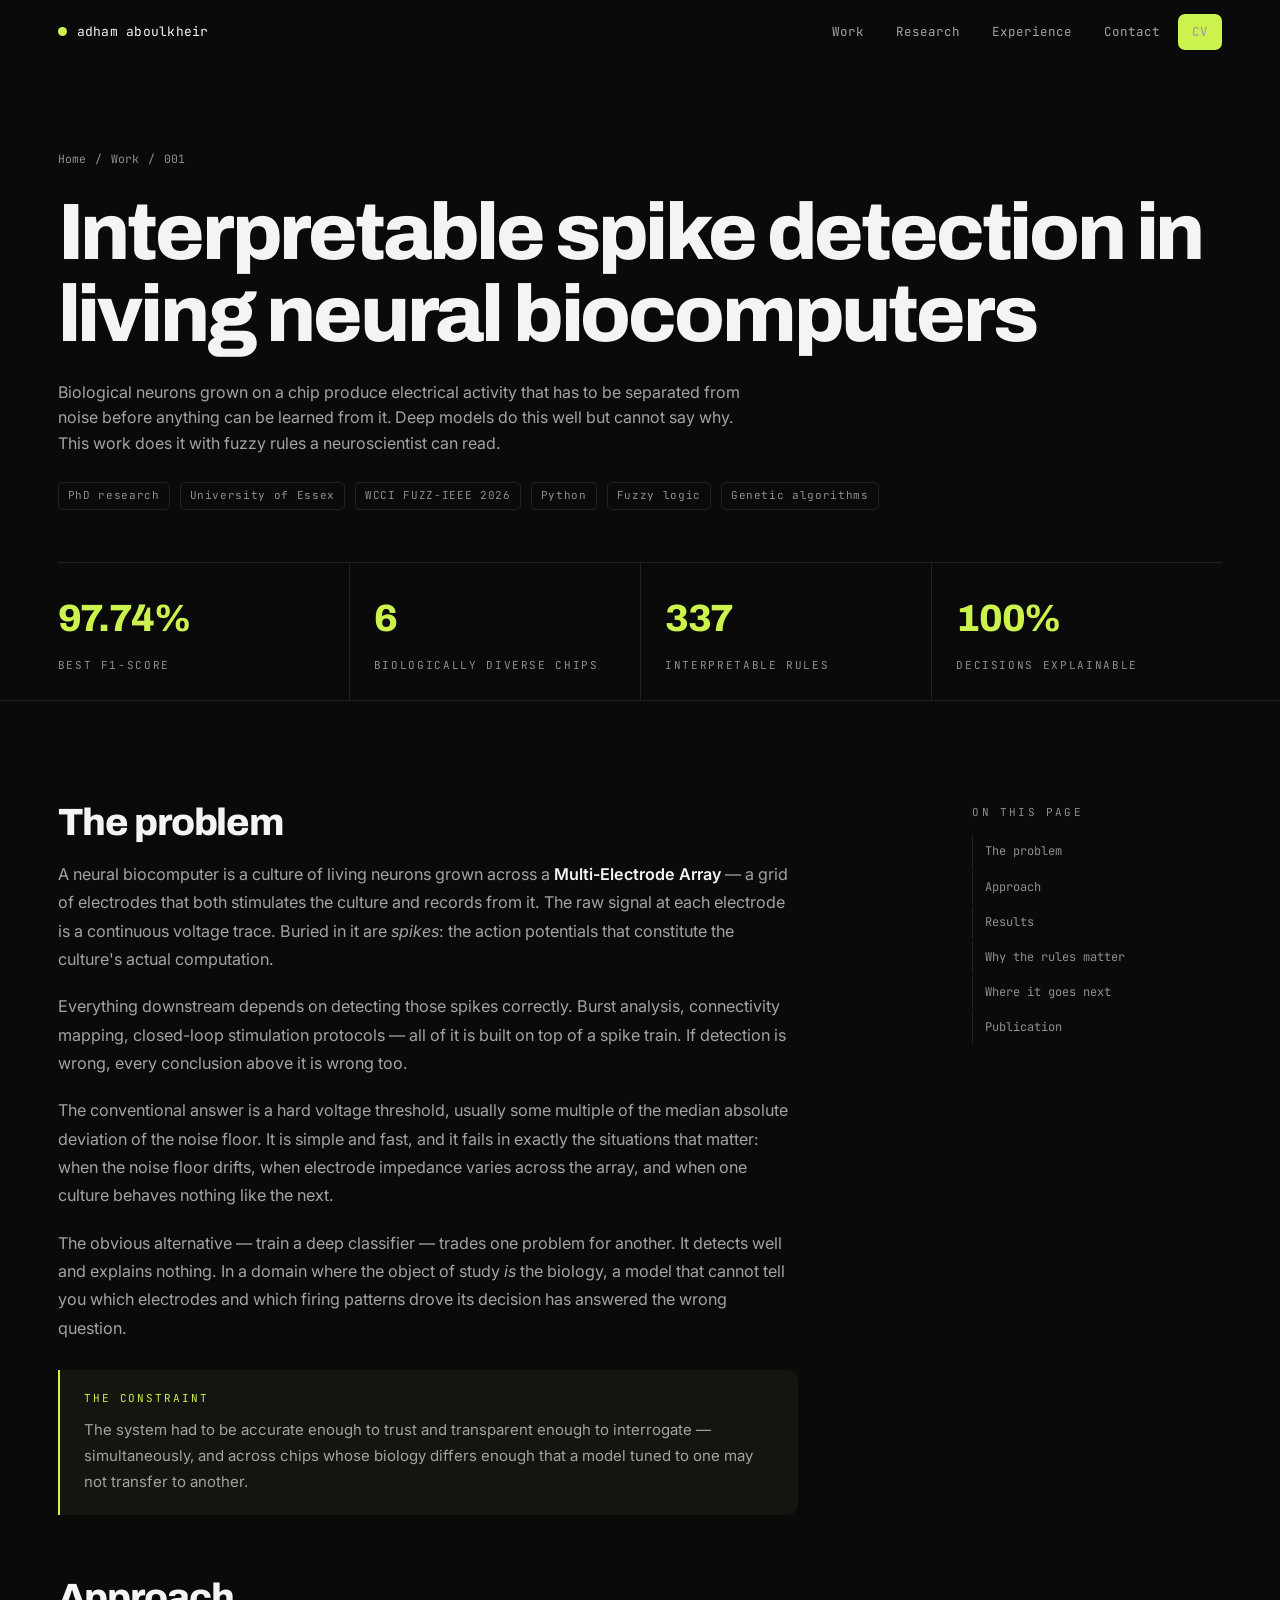
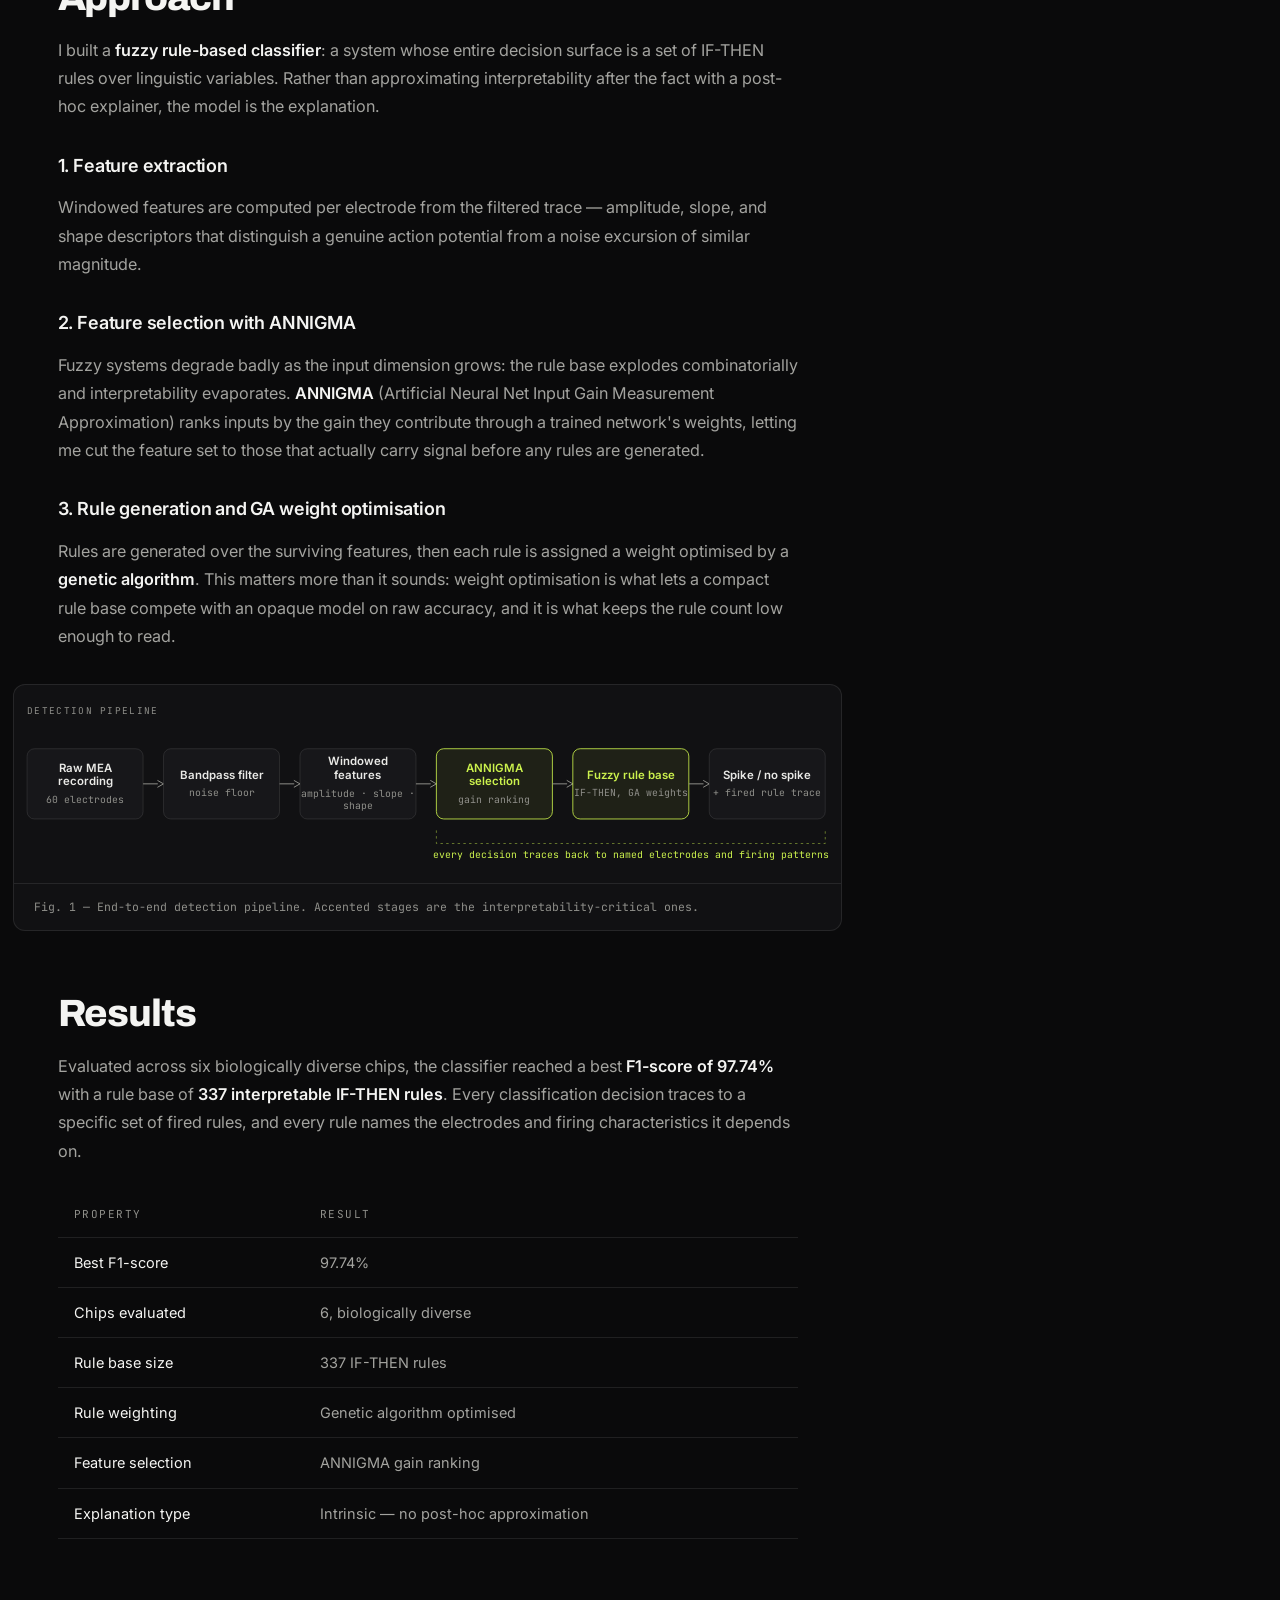
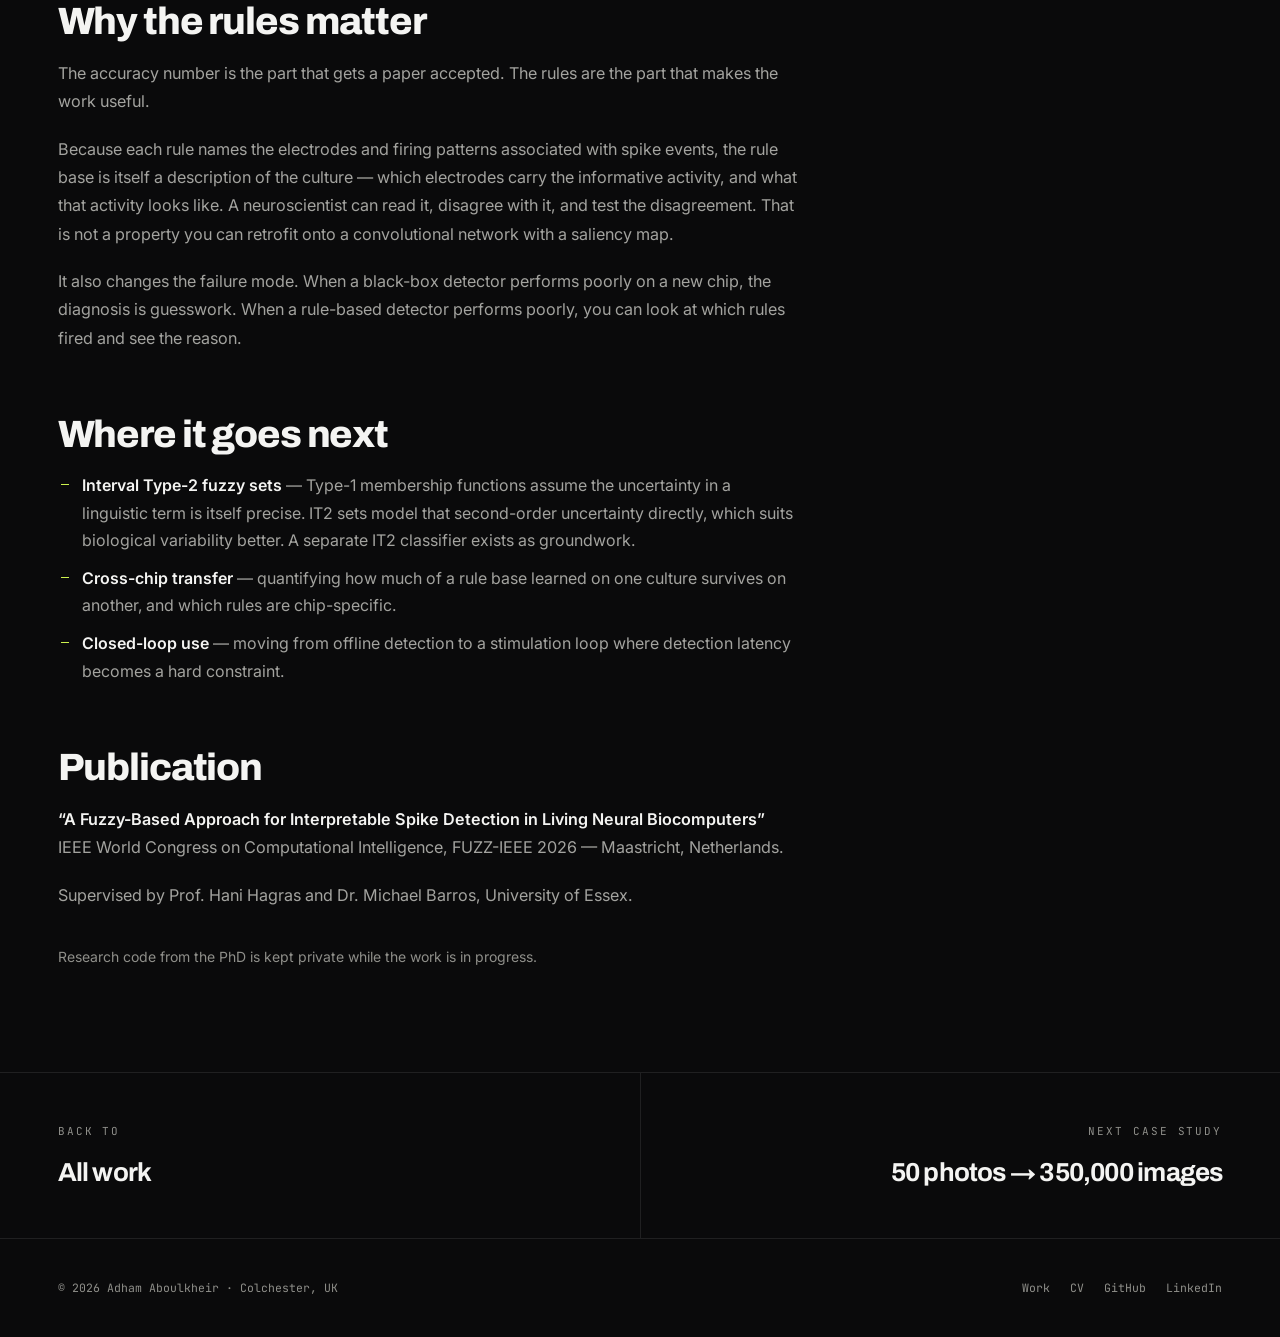
<file: work/mea-spike-detection.html>
<!DOCTYPE html>
<html lang="en">
<head>
<meta charset="utf-8">
<meta name="viewport" content="width=device-width, initial-scale=1">
<title>Interpretable spike detection in living neural biocomputers — Adham Aboulkheir</title>
<meta name="description" content="A fuzzy rule-based classifier that detects neural spikes on Multi-Electrode Arrays and explains every decision as a human-readable IF-THEN rule. 97.74% F1 across six biologically diverse chips.">
<link rel="canonical" href="https://adhamaboulkheir.io/work/mea-spike-detection.html">
<meta name="theme-color" content="#0a0a0b">
<meta property="og:type" content="article">
<meta property="og:title" content="Interpretable spike detection in living neural biocomputers">
<meta property="og:description" content="A fuzzy rule-based classifier that explains every spike-detection decision as a human-readable IF-THEN rule. 97.74% F1 across six chips.">
<meta property="og:url" content="https://adhamaboulkheir.io/work/mea-spike-detection.html">
<meta property="og:image" content="https://adhamaboulkheir.io/assets/og.png">
<meta name="twitter:card" content="summary_large_image">
<link rel="icon" href="../assets/favicon.svg" type="image/svg+xml">
<link rel="preconnect" href="https://fonts.googleapis.com">
<link rel="preconnect" href="https://fonts.gstatic.com" crossorigin>
<link href="https://fonts.googleapis.com/css2?family=Archivo:wght@700;800&family=Inter:wght@400;500;600&family=JetBrains+Mono:wght@400;500&display=swap" rel="stylesheet">
<link rel="stylesheet" href="../assets/style.css">
</head>
<body>
<a class="skip" href="#main">Skip to content</a>

<header class="nav">
  <div class="wrap nav-in">
    <a class="logo" href="../index.html"><span class="dot"></span>adham aboulkheir</a>
    <button class="burger" aria-label="Toggle menu" aria-expanded="false">
      <svg width="18" height="18" viewBox="0 0 24 24" fill="none" stroke="currentColor" stroke-width="2" stroke-linecap="round"><path d="M3 6h18M3 12h18M3 18h18"/></svg>
    </button>
    <ul class="nav-links">
      <li><a href="../index.html#work">Work</a></li>
      <li><a href="../index.html#research">Research</a></li>
      <li><a href="../index.html#experience">Experience</a></li>
      <li><a href="../index.html#contact">Contact</a></li>
      <li><a class="nav-cta" href="../cv.html">CV</a></li>
    </ul>
  </div>
</header>

<main id="main">

<section class="cs-hero">
  <div class="wrap">
    <div class="crumb"><a href="../index.html">Home</a> <span>/</span> <a href="../index.html#work">Work</a> <span>/</span> <span>001</span></div>
    <h1>Interpretable spike detection in living neural biocomputers</h1>
    <p class="cs-hero__lede">Biological neurons grown on a chip produce electrical activity that has to be separated from noise before anything can be learned from it. Deep models do this well but cannot say why. This work does it with fuzzy rules a neuroscientist can read.</p>
    <div class="cs-hero__facts">
      <span class="chip">PhD research</span>
      <span class="chip">University of Essex</span>
      <span class="chip">WCCI FUZZ-IEEE 2026</span>
      <span class="chip">Python</span>
      <span class="chip">Fuzzy logic</span>
      <span class="chip">Genetic algorithms</span>
    </div>
    <div class="cs-metrics">
      <div><b>97.74%</b><span>Best F1-score</span></div>
      <div><b>6</b><span>Biologically diverse chips</span></div>
      <div><b>337</b><span>Interpretable rules</span></div>
      <div><b>100%</b><span>Decisions explainable</span></div>
    </div>
  </div>
</section>

<div class="wrap cs-body">
  <article class="prose">

    <h2 id="problem">The problem</h2>
    <p>A neural biocomputer is a culture of living neurons grown across a <strong>Multi-Electrode Array</strong> — a grid of electrodes that both stimulates the culture and records from it. The raw signal at each electrode is a continuous voltage trace. Buried in it are <em>spikes</em>: the action potentials that constitute the culture's actual computation.</p>
    <p>Everything downstream depends on detecting those spikes correctly. Burst analysis, connectivity mapping, closed-loop stimulation protocols — all of it is built on top of a spike train. If detection is wrong, every conclusion above it is wrong too.</p>
    <p>The conventional answer is a hard voltage threshold, usually some multiple of the median absolute deviation of the noise floor. It is simple and fast, and it fails in exactly the situations that matter: when the noise floor drifts, when electrode impedance varies across the array, and when one culture behaves nothing like the next.</p>
    <p>The obvious alternative — train a deep classifier — trades one problem for another. It detects well and explains nothing. In a domain where the object of study <em>is</em> the biology, a model that cannot tell you which electrodes and which firing patterns drove its decision has answered the wrong question.</p>

    <div class="callout">
      <b>The constraint</b>
      <p>The system had to be accurate enough to trust and transparent enough to interrogate — simultaneously, and across chips whose biology differs enough that a model tuned to one may not transfer to another.</p>
    </div>

    <h2 id="approach">Approach</h2>
    <p>I built a <strong>fuzzy rule-based classifier</strong>: a system whose entire decision surface is a set of IF-THEN rules over linguistic variables. Rather than approximating interpretability after the fact with a post-hoc explainer, the model is the explanation.</p>

    <h3>1. Feature extraction</h3>
    <p>Windowed features are computed per electrode from the filtered trace — amplitude, slope, and shape descriptors that distinguish a genuine action potential from a noise excursion of similar magnitude.</p>

    <h3>2. Feature selection with ANNIGMA</h3>
    <p>Fuzzy systems degrade badly as the input dimension grows: the rule base explodes combinatorially and interpretability evaporates. <strong>ANNIGMA</strong> (Artificial Neural Net Input Gain Measurement Approximation) ranks inputs by the gain they contribute through a trained network's weights, letting me cut the feature set to those that actually carry signal before any rules are generated.</p>

    <h3>3. Rule generation and GA weight optimisation</h3>
    <p>Rules are generated over the surviving features, then each rule is assigned a weight optimised by a <strong>genetic algorithm</strong>. This matters more than it sounds: weight optimisation is what lets a compact rule base compete with an opaque model on raw accuracy, and it is what keeps the rule count low enough to read.</p>

    <figure class="figure figure--svg">
      <div class="figure__scroll"><svg viewBox="0 0 1012 242" width="100%" xmlns="http://www.w3.org/2000/svg" role="img" aria-labelledby="t22618"><title id="t22618">MEA spike detection pipeline</title><desc>Six-stage pipeline from raw multi-electrode array recording through filtering, feature extraction, ANNIGMA feature selection and a genetic-algorithm-weighted fuzzy rule base to a spike classification accompanied by the rules that fired.</desc><g transform="translate(16,16)"><text x="0" y="20" font-family="'JetBrains Mono',ui-monospace,monospace" font-size="11.5" letter-spacing="1.6" fill="#8f8f8a">DETECTION PIPELINE</text><rect x="0" y="62" width="142" height="86" rx="9" fill="#17171a" stroke="rgba(255,255,255,.12)" stroke-width="1"/><text x="71.0" y="90.0" text-anchor="middle" font-family="Inter,-apple-system,sans-serif" font-size="14" font-weight="600" fill="#e9e9e6">Raw MEA</text><text x="71.0" y="107.0" text-anchor="middle" font-family="Inter,-apple-system,sans-serif" font-size="14" font-weight="600" fill="#e9e9e6">recording</text><text x="71.0" y="128.0" text-anchor="middle" font-family="'JetBrains Mono',ui-monospace,monospace" font-size="12" fill="#8f8f8a">60 electrodes</text><line x1="142" y1="105.0" x2="160" y2="105.0" stroke="#8f8f8a" stroke-width="1.2"/><path d="M160 101.0 L167 105.0 L160 109.0" fill="none" stroke="#8f8f8a" stroke-width="1.2" stroke-linejoin="round" stroke-linecap="round"/><rect x="167" y="62" width="142" height="86" rx="9" fill="#17171a" stroke="rgba(255,255,255,.12)" stroke-width="1"/><text x="238.0" y="98.5" text-anchor="middle" font-family="Inter,-apple-system,sans-serif" font-size="14" font-weight="600" fill="#e9e9e6">Bandpass filter</text><text x="238.0" y="119.5" text-anchor="middle" font-family="'JetBrains Mono',ui-monospace,monospace" font-size="12" fill="#8f8f8a">noise floor</text><line x1="309" y1="105.0" x2="327" y2="105.0" stroke="#8f8f8a" stroke-width="1.2"/><path d="M327 101.0 L334 105.0 L327 109.0" fill="none" stroke="#8f8f8a" stroke-width="1.2" stroke-linejoin="round" stroke-linecap="round"/><rect x="334" y="62" width="142" height="86" rx="9" fill="#17171a" stroke="rgba(255,255,255,.12)" stroke-width="1"/><text x="405.0" y="82.5" text-anchor="middle" font-family="Inter,-apple-system,sans-serif" font-size="14" font-weight="600" fill="#e9e9e6">Windowed</text><text x="405.0" y="99.5" text-anchor="middle" font-family="Inter,-apple-system,sans-serif" font-size="14" font-weight="600" fill="#e9e9e6">features</text><text x="405.0" y="120.5" text-anchor="middle" font-family="'JetBrains Mono',ui-monospace,monospace" font-size="12" fill="#8f8f8a">amplitude · slope ·</text><text x="405.0" y="135.5" text-anchor="middle" font-family="'JetBrains Mono',ui-monospace,monospace" font-size="12" fill="#8f8f8a">shape</text><line x1="476" y1="105.0" x2="494" y2="105.0" stroke="#8f8f8a" stroke-width="1.2"/><path d="M494 101.0 L501 105.0 L494 109.0" fill="none" stroke="#8f8f8a" stroke-width="1.2" stroke-linejoin="round" stroke-linecap="round"/><rect x="501" y="62" width="142" height="86" rx="9" fill="rgba(204,242,77,.07)" stroke="#ccf24d" stroke-width="1"/><text x="572.0" y="90.0" text-anchor="middle" font-family="Inter,-apple-system,sans-serif" font-size="14" font-weight="600" fill="#ccf24d">ANNIGMA</text><text x="572.0" y="107.0" text-anchor="middle" font-family="Inter,-apple-system,sans-serif" font-size="14" font-weight="600" fill="#ccf24d">selection</text><text x="572.0" y="128.0" text-anchor="middle" font-family="'JetBrains Mono',ui-monospace,monospace" font-size="12" fill="#8f8f8a">gain ranking</text><line x1="643" y1="105.0" x2="661" y2="105.0" stroke="#8f8f8a" stroke-width="1.2"/><path d="M661 101.0 L668 105.0 L661 109.0" fill="none" stroke="#8f8f8a" stroke-width="1.2" stroke-linejoin="round" stroke-linecap="round"/><rect x="668" y="62" width="142" height="86" rx="9" fill="rgba(204,242,77,.07)" stroke="#ccf24d" stroke-width="1"/><text x="739.0" y="98.5" text-anchor="middle" font-family="Inter,-apple-system,sans-serif" font-size="14" font-weight="600" fill="#ccf24d">Fuzzy rule base</text><text x="739.0" y="119.5" text-anchor="middle" font-family="'JetBrains Mono',ui-monospace,monospace" font-size="12" fill="#8f8f8a">IF-THEN, GA weights</text><line x1="810" y1="105.0" x2="828" y2="105.0" stroke="#8f8f8a" stroke-width="1.2"/><path d="M828 101.0 L835 105.0 L828 109.0" fill="none" stroke="#8f8f8a" stroke-width="1.2" stroke-linejoin="round" stroke-linecap="round"/><rect x="835" y="62" width="142" height="86" rx="9" fill="#17171a" stroke="rgba(255,255,255,.12)" stroke-width="1"/><text x="906.0" y="98.5" text-anchor="middle" font-family="Inter,-apple-system,sans-serif" font-size="14" font-weight="600" fill="#e9e9e6">Spike / no spike</text><text x="906.0" y="119.5" text-anchor="middle" font-family="'JetBrains Mono',ui-monospace,monospace" font-size="12" fill="#8f8f8a">+ fired rule trace</text><path d="M501 162 L501 178 L977 178 L977 162" fill="none" stroke="#ccf24d" stroke-width="1" stroke-dasharray="3 4" opacity=".55"/><text x="739.0" y="196" text-anchor="middle" font-family="'JetBrains Mono',ui-monospace,monospace" font-size="12" fill="#ccf24d">every decision traces back to named electrodes and firing patterns</text></g></svg></div>
      <figcaption>Fig. 1 — End-to-end detection pipeline. Accented stages are the interpretability-critical ones.</figcaption>
    </figure>

    <h2 id="results">Results</h2>
    <p>Evaluated across six biologically diverse chips, the classifier reached a best <strong>F1-score of 97.74%</strong> with a rule base of <strong>337 interpretable IF-THEN rules</strong>. Every classification decision traces to a specific set of fired rules, and every rule names the electrodes and firing characteristics it depends on.</p>

    <div class="tbl-scroll">
      <table class="tbl">
        <thead><tr><th>Property</th><th>Result</th></tr></thead>
        <tbody>
          <tr><td>Best F1-score</td><td>97.74%</td></tr>
          <tr><td>Chips evaluated</td><td>6, biologically diverse</td></tr>
          <tr><td>Rule base size</td><td>337 IF-THEN rules</td></tr>
          <tr><td>Rule weighting</td><td>Genetic algorithm optimised</td></tr>
          <tr><td>Feature selection</td><td>ANNIGMA gain ranking</td></tr>
          <tr><td>Explanation type</td><td>Intrinsic — no post-hoc approximation</td></tr>
        </tbody>
      </table>
    </div>

    <h2 id="why">Why the rules matter</h2>
    <p>The accuracy number is the part that gets a paper accepted. The rules are the part that makes the work useful.</p>
    <p>Because each rule names the electrodes and firing patterns associated with spike events, the rule base is itself a description of the culture — which electrodes carry the informative activity, and what that activity looks like. A neuroscientist can read it, disagree with it, and test the disagreement. That is not a property you can retrofit onto a convolutional network with a saliency map.</p>
    <p>It also changes the failure mode. When a black-box detector performs poorly on a new chip, the diagnosis is guesswork. When a rule-based detector performs poorly, you can look at which rules fired and see the reason.</p>

    <h2 id="next">Where it goes next</h2>
    <ul>
      <li><strong>Interval Type-2 fuzzy sets</strong> — Type-1 membership functions assume the uncertainty in a linguistic term is itself precise. IT2 sets model that second-order uncertainty directly, which suits biological variability better. A separate IT2 classifier exists as groundwork.</li>
      <li><strong>Cross-chip transfer</strong> — quantifying how much of a rule base learned on one culture survives on another, and which rules are chip-specific.</li>
      <li><strong>Closed-loop use</strong> — moving from offline detection to a stimulation loop where detection latency becomes a hard constraint.</li>
    </ul>

    <h2 id="publication">Publication</h2>
    <p><strong>“A Fuzzy-Based Approach for Interpretable Spike Detection in Living Neural Biocomputers”</strong><br>
    IEEE World Congress on Computational Intelligence, FUZZ-IEEE 2026 — Maastricht, Netherlands.</p>
    <p>Supervised by Prof. Hani Hagras and Dr. Michael Barros, University of Essex.</p>

    <p style="margin-top:36px;color:var(--ink-3);font-size:14px">Research code from the PhD is kept private while the work is in progress.</p>

  </article>

  <nav class="cs-toc" aria-label="On this page">
    <b>On this page</b>
    <a href="#problem">The problem</a>
    <a href="#approach">Approach</a>
    <a href="#results">Results</a>
    <a href="#why">Why the rules matter</a>
    <a href="#next">Where it goes next</a>
    <a href="#publication">Publication</a>
  </nav>
</div>

<nav class="nextprev">
  <a href="../index.html#work"><small>Back to</small><strong>All work</strong></a>
  <a href="synthetic-data-generation.html"><small>Next case study</small><strong>50 photos → 350,000 images</strong></a>
</nav>

</main>

<footer class="foot">
  <div class="wrap foot__in">
    <span>© <span data-year>2026</span> Adham Aboulkheir · Colchester, UK</span>
    <nav>
      <a href="../index.html#work">Work</a>
      <a href="../cv.html">CV</a>
      <a href="https://github.com/Adham5172001" target="_blank" rel="noopener">GitHub</a>
      <a href="https://www.linkedin.com/in/adhamaboulkheir" target="_blank" rel="noopener">LinkedIn</a>
    </nav>
  </div>
</footer>

<script src="../assets/app.js"></script>
</body>
</html>
</file>
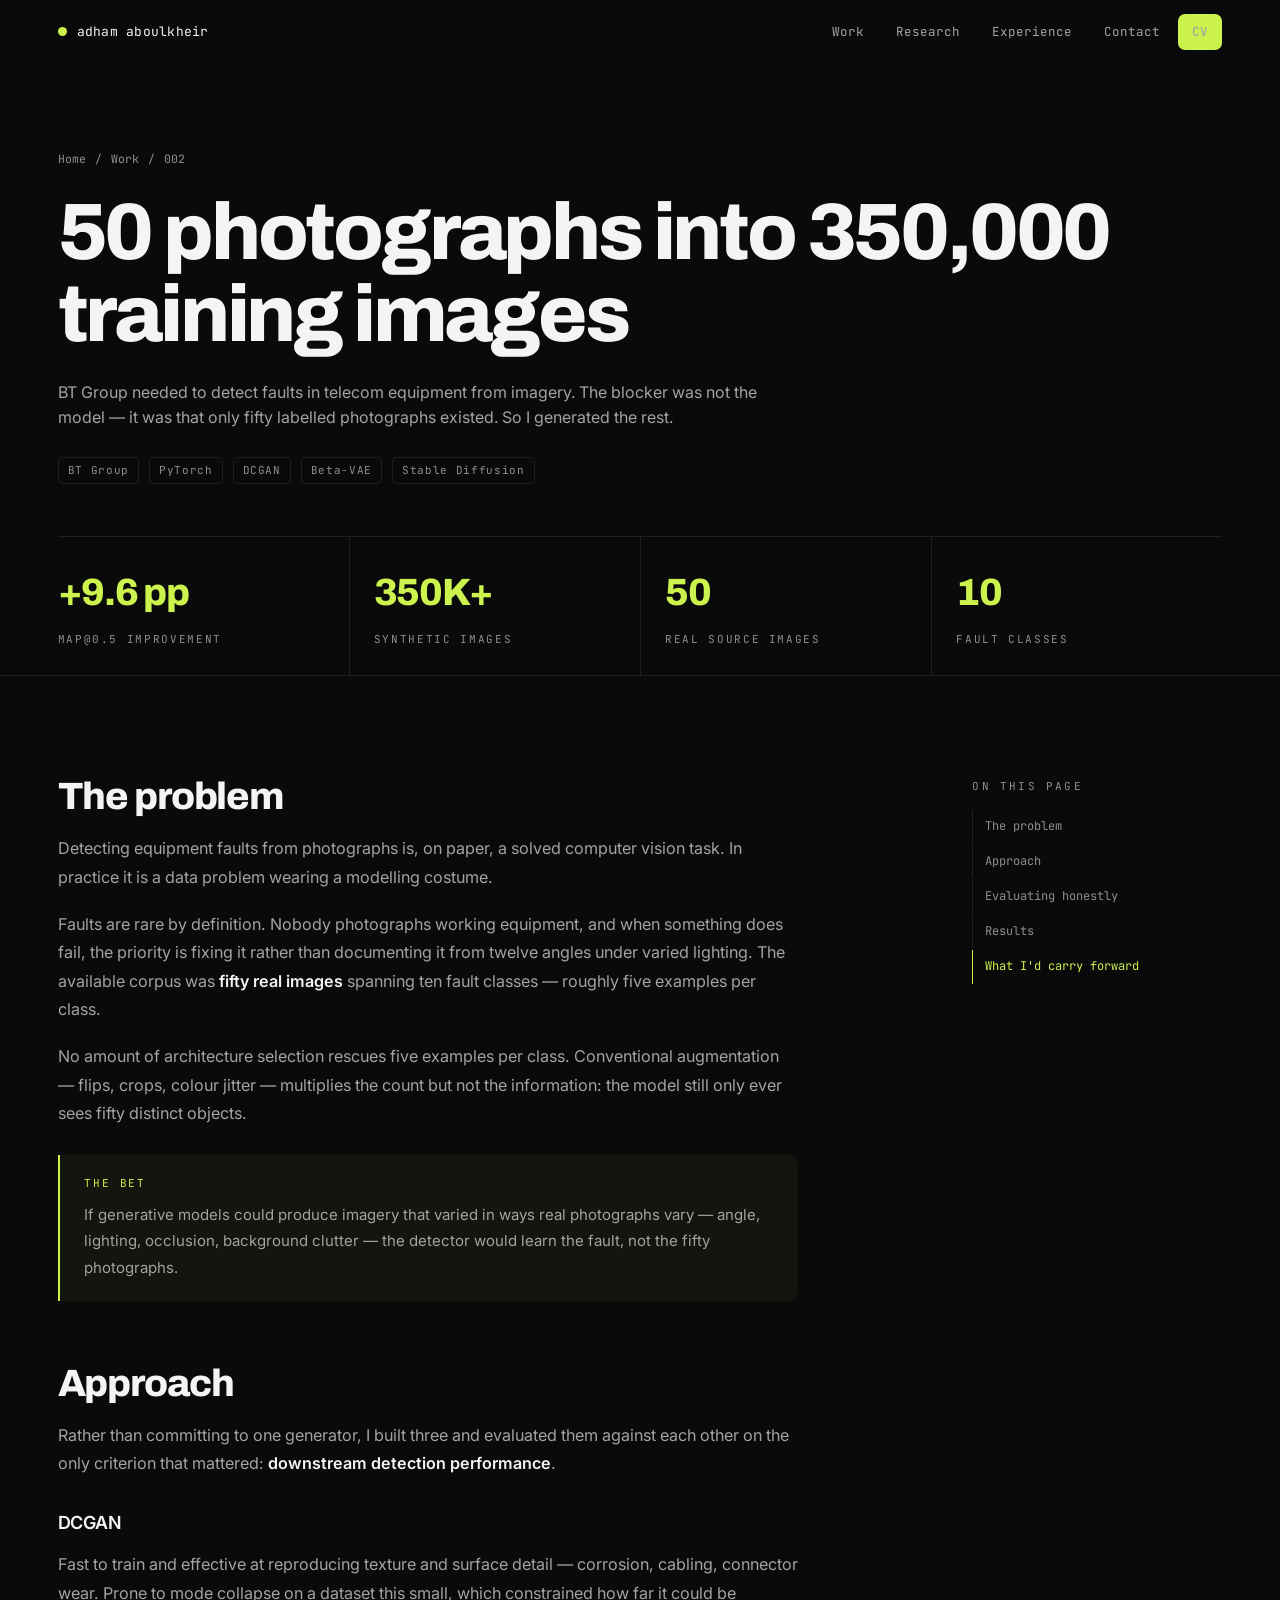
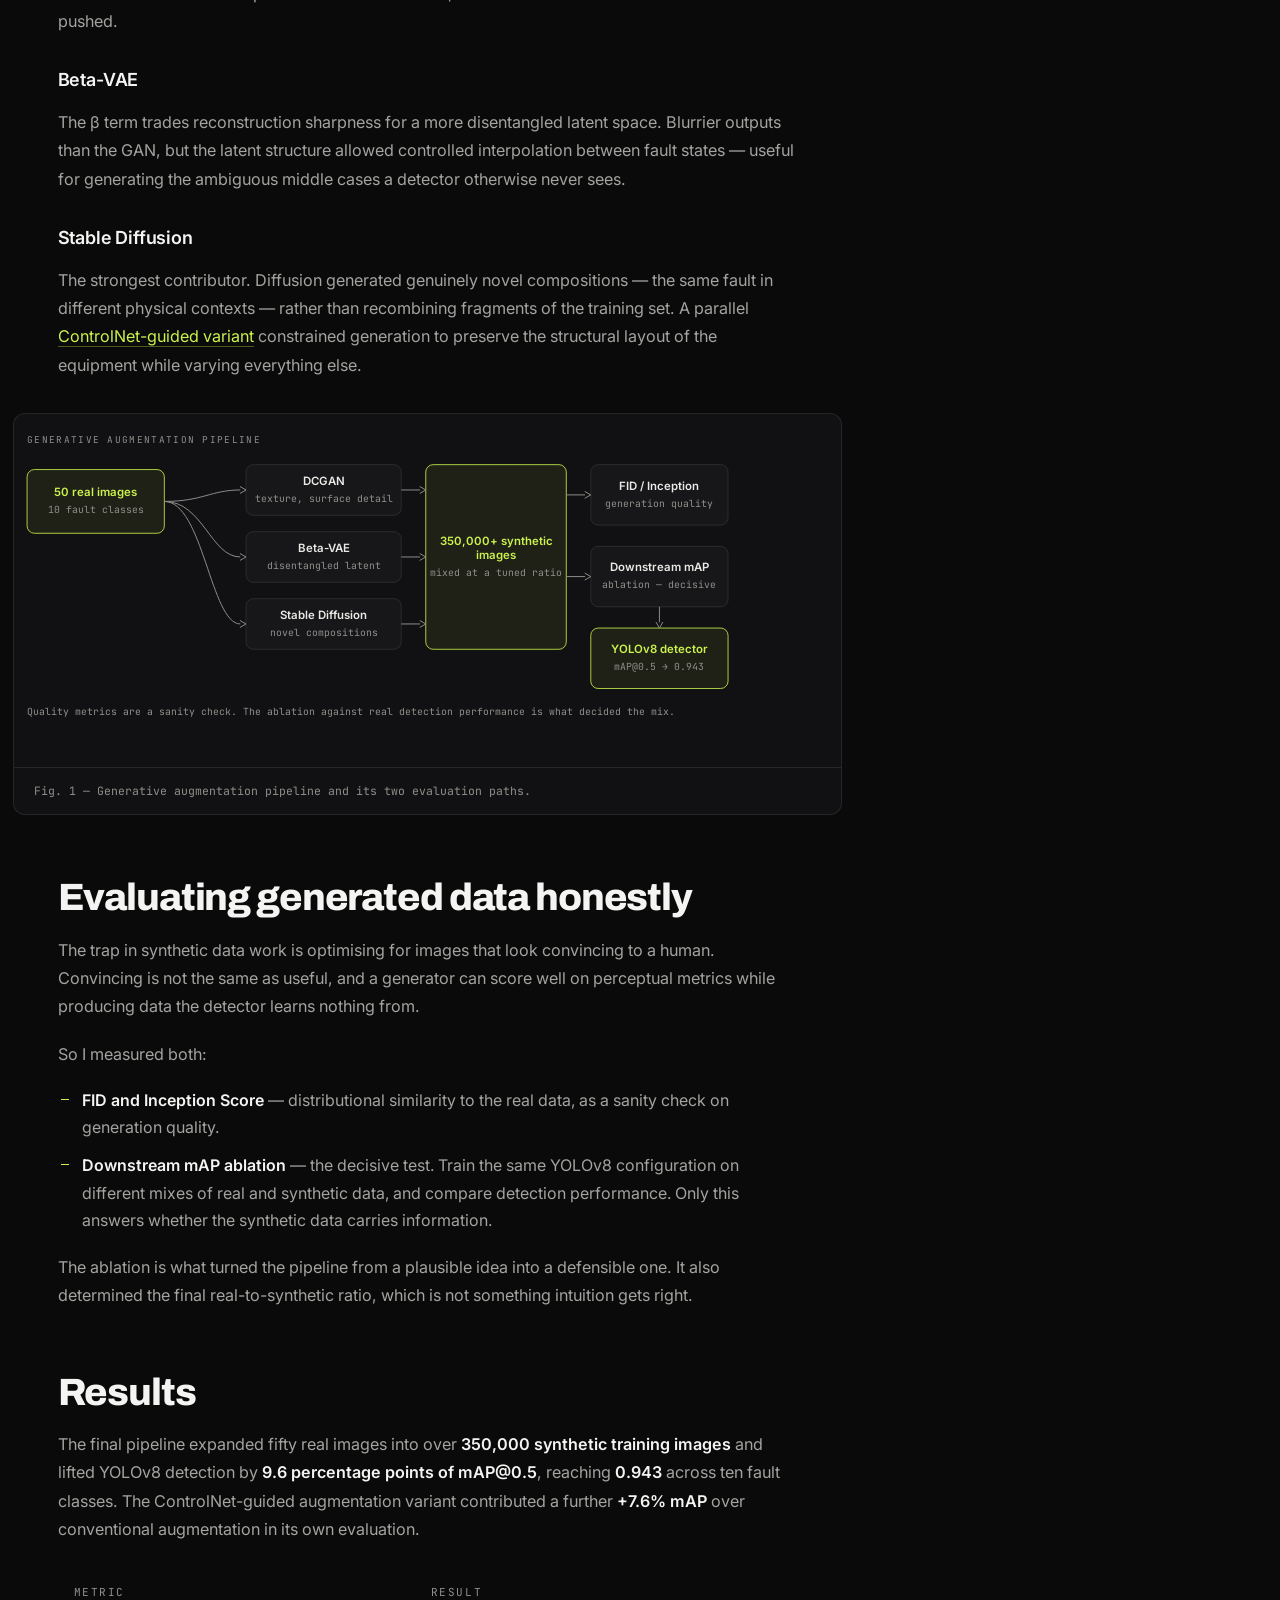
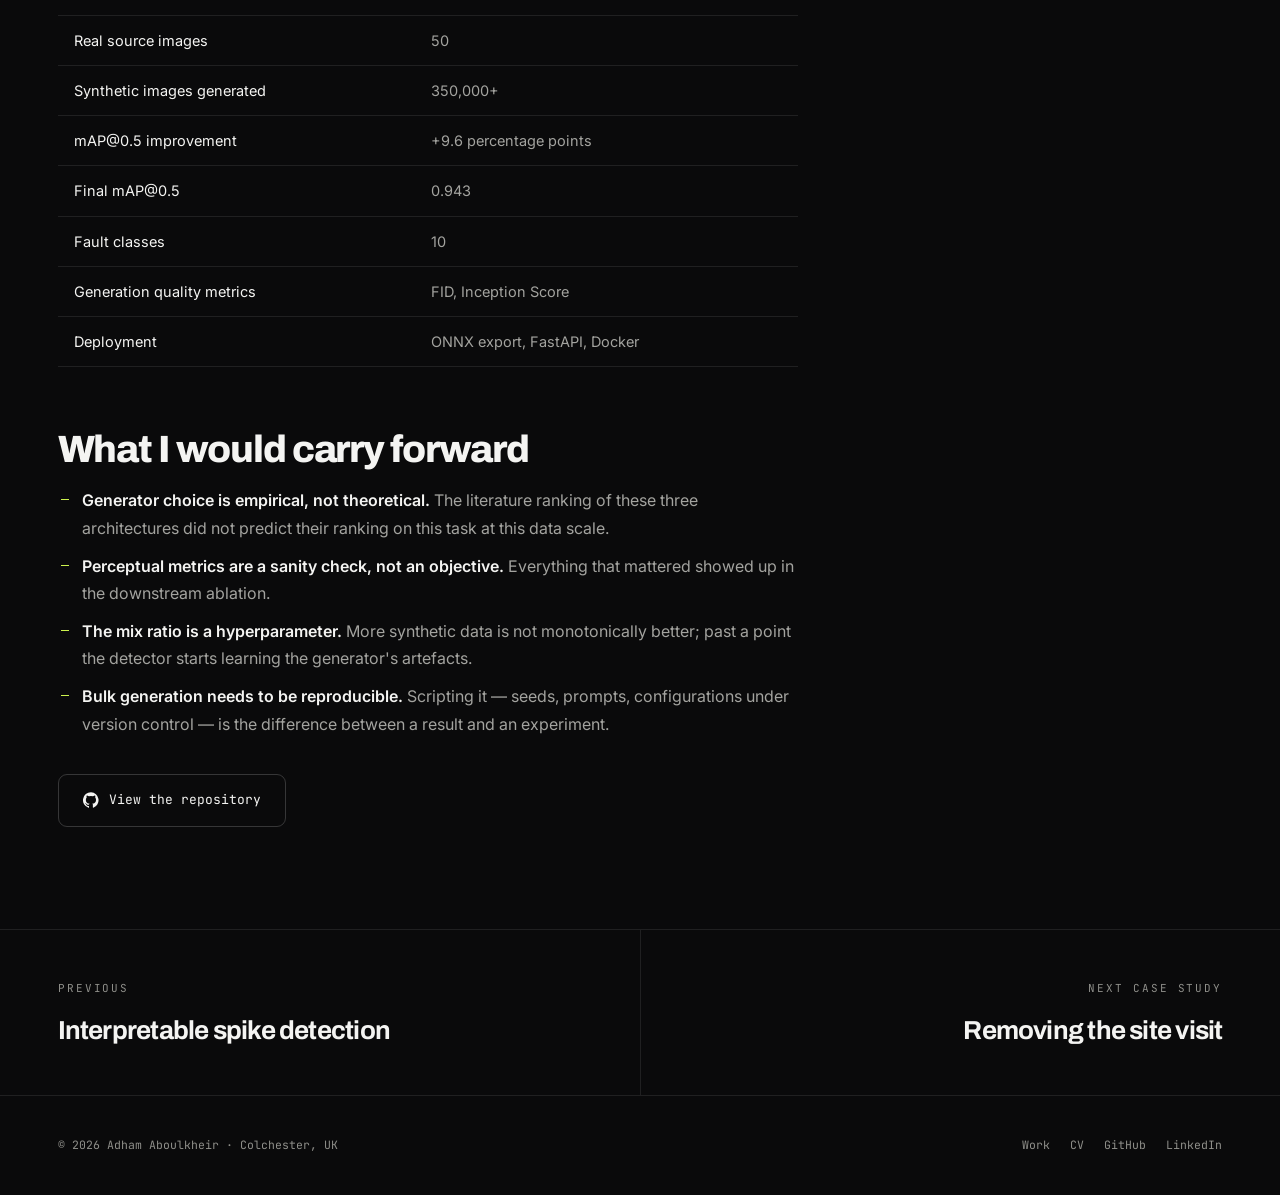
<file: work/synthetic-data-generation.html>
<!DOCTYPE html>
<html lang="en">
<head>
<meta charset="utf-8">
<meta name="viewport" content="width=device-width, initial-scale=1">
<title>50 photographs into 350,000 training images — Adham Aboulkheir</title>
<meta name="description" content="A DCGAN + Beta-VAE + Stable Diffusion pipeline that manufactured the telecom fault dataset BT Group did not have, improving YOLOv8 mAP by 9.6 percentage points.">
<link rel="canonical" href="https://adhamaboulkheir.io/work/synthetic-data-generation.html">
<meta name="theme-color" content="#0a0a0b">
<meta property="og:type" content="article">
<meta property="og:title" content="50 photographs into 350,000 training images">
<meta property="og:description" content="Generative pipeline that manufactured the dataset BT Group did not have. +9.6 pp mAP.">
<meta property="og:url" content="https://adhamaboulkheir.io/work/synthetic-data-generation.html">
<meta property="og:image" content="https://adhamaboulkheir.io/assets/og.png">
<meta name="twitter:card" content="summary_large_image">
<link rel="icon" href="../assets/favicon.svg" type="image/svg+xml">
<link rel="preconnect" href="https://fonts.googleapis.com">
<link rel="preconnect" href="https://fonts.gstatic.com" crossorigin>
<link href="https://fonts.googleapis.com/css2?family=Archivo:wght@700;800&family=Inter:wght@400;500;600&family=JetBrains+Mono:wght@400;500&display=swap" rel="stylesheet">
<link rel="stylesheet" href="../assets/style.css">
</head>
<body>
<a class="skip" href="#main">Skip to content</a>

<header class="nav">
  <div class="wrap nav-in">
    <a class="logo" href="../index.html"><span class="dot"></span>adham aboulkheir</a>
    <button class="burger" aria-label="Toggle menu" aria-expanded="false">
      <svg width="18" height="18" viewBox="0 0 24 24" fill="none" stroke="currentColor" stroke-width="2" stroke-linecap="round"><path d="M3 6h18M3 12h18M3 18h18"/></svg>
    </button>
    <ul class="nav-links">
      <li><a href="../index.html#work">Work</a></li>
      <li><a href="../index.html#research">Research</a></li>
      <li><a href="../index.html#experience">Experience</a></li>
      <li><a href="../index.html#contact">Contact</a></li>
      <li><a class="nav-cta" href="../cv.html">CV</a></li>
    </ul>
  </div>
</header>

<main id="main">

<section class="cs-hero">
  <div class="wrap">
    <div class="crumb"><a href="../index.html">Home</a> <span>/</span> <a href="../index.html#work">Work</a> <span>/</span> <span>002</span></div>
    <h1>50 photographs into 350,000 training images</h1>
    <p class="cs-hero__lede">BT Group needed to detect faults in telecom equipment from imagery. The blocker was not the model — it was that only fifty labelled photographs existed. So I generated the rest.</p>
    <div class="cs-hero__facts">
      <span class="chip">BT Group</span>
      <span class="chip">PyTorch</span>
      <span class="chip">DCGAN</span>
      <span class="chip">Beta-VAE</span>
      <span class="chip">Stable Diffusion</span>
    </div>
    <div class="cs-metrics">
      <div><b>+9.6 pp</b><span>mAP@0.5 improvement</span></div>
      <div><b>350K+</b><span>Synthetic images</span></div>
      <div><b>50</b><span>Real source images</span></div>
      <div><b>10</b><span>Fault classes</span></div>
    </div>
  </div>
</section>

<div class="wrap cs-body">
  <article class="prose">

    <h2 id="problem">The problem</h2>
    <p>Detecting equipment faults from photographs is, on paper, a solved computer vision task. In practice it is a data problem wearing a modelling costume.</p>
    <p>Faults are rare by definition. Nobody photographs working equipment, and when something does fail, the priority is fixing it rather than documenting it from twelve angles under varied lighting. The available corpus was <strong>fifty real images</strong> spanning ten fault classes — roughly five examples per class.</p>
    <p>No amount of architecture selection rescues five examples per class. Conventional augmentation — flips, crops, colour jitter — multiplies the count but not the information: the model still only ever sees fifty distinct objects.</p>

    <div class="callout">
      <b>The bet</b>
      <p>If generative models could produce imagery that varied in ways real photographs vary — angle, lighting, occlusion, background clutter — the detector would learn the fault, not the fifty photographs.</p>
    </div>

    <h2 id="approach">Approach</h2>
    <p>Rather than committing to one generator, I built three and evaluated them against each other on the only criterion that mattered: <strong>downstream detection performance</strong>.</p>

    <h3>DCGAN</h3>
    <p>Fast to train and effective at reproducing texture and surface detail — corrosion, cabling, connector wear. Prone to mode collapse on a dataset this small, which constrained how far it could be pushed.</p>

    <h3>Beta-VAE</h3>
    <p>The β term trades reconstruction sharpness for a more disentangled latent space. Blurrier outputs than the GAN, but the latent structure allowed controlled interpolation between fault states — useful for generating the ambiguous middle cases a detector otherwise never sees.</p>

    <h3>Stable Diffusion</h3>
    <p>The strongest contributor. Diffusion generated genuinely novel compositions — the same fault in different physical contexts — rather than recombining fragments of the training set. A parallel <a href="https://github.com/Adham5172001/stable-diffusion-augmentation" target="_blank" rel="noopener">ControlNet-guided variant</a> constrained generation to preserve the structural layout of the equipment while varying everything else.</p>

    <figure class="figure figure--svg">
      <div class="figure__scroll"><svg viewBox="0 0 1012 432" width="100%" xmlns="http://www.w3.org/2000/svg" role="img" aria-labelledby="t93255"><title id="t93255">Synthetic data generation pipeline</title><desc>Fifty real telecom images feed three generative models — DCGAN, Beta-VAE and Stable Diffusion — producing over 350,000 synthetic images, evaluated both on FID and Inception Score and on downstream YOLOv8 detection performance.</desc><g transform="translate(16,16)"><text x="0" y="20" font-family="'JetBrains Mono',ui-monospace,monospace" font-size="11.5" letter-spacing="1.6" fill="#8f8f8a">GENERATIVE AUGMENTATION PIPELINE</text><rect x="0" y="52" width="168" height="78" rx="9" fill="rgba(204,242,77,.07)" stroke="#ccf24d" stroke-width="1"/><text x="84.0" y="84.5" text-anchor="middle" font-family="Inter,-apple-system,sans-serif" font-size="14" font-weight="600" fill="#ccf24d">50 real images</text><text x="84.0" y="105.5" text-anchor="middle" font-family="'JetBrains Mono',ui-monospace,monospace" font-size="12" fill="#8f8f8a">10 fault classes</text><rect x="268" y="46" width="190" height="62" rx="9" fill="#17171a" stroke="rgba(255,255,255,.12)" stroke-width="1"/><text x="363.0" y="70.5" text-anchor="middle" font-family="Inter,-apple-system,sans-serif" font-size="14" font-weight="600" fill="#e9e9e6">DCGAN</text><text x="363.0" y="91.5" text-anchor="middle" font-family="'JetBrains Mono',ui-monospace,monospace" font-size="12" fill="#8f8f8a">texture, surface detail</text><path d="M168 91 C 215 91, 225 77.0, 261 77.0" fill="none" stroke="#8f8f8a" stroke-width="1.2"/><path d="M261 73.0 L268 77.0 L261 81.0" fill="none" stroke="#8f8f8a" stroke-width="1.2" stroke-linejoin="round" stroke-linecap="round"/><rect x="268" y="128" width="190" height="62" rx="9" fill="#17171a" stroke="rgba(255,255,255,.12)" stroke-width="1"/><text x="363.0" y="152.5" text-anchor="middle" font-family="Inter,-apple-system,sans-serif" font-size="14" font-weight="600" fill="#e9e9e6">Beta-VAE</text><text x="363.0" y="173.5" text-anchor="middle" font-family="'JetBrains Mono',ui-monospace,monospace" font-size="12" fill="#8f8f8a">disentangled latent</text><path d="M168 91 C 215 91, 225 159.0, 261 159.0" fill="none" stroke="#8f8f8a" stroke-width="1.2"/><path d="M261 155.0 L268 159.0 L261 163.0" fill="none" stroke="#8f8f8a" stroke-width="1.2" stroke-linejoin="round" stroke-linecap="round"/><rect x="268" y="210" width="190" height="62" rx="9" fill="#17171a" stroke="rgba(255,255,255,.12)" stroke-width="1"/><text x="363.0" y="234.5" text-anchor="middle" font-family="Inter,-apple-system,sans-serif" font-size="14" font-weight="600" fill="#e9e9e6">Stable Diffusion</text><text x="363.0" y="255.5" text-anchor="middle" font-family="'JetBrains Mono',ui-monospace,monospace" font-size="12" fill="#8f8f8a">novel compositions</text><path d="M168 91 C 215 91, 225 241.0, 261 241.0" fill="none" stroke="#8f8f8a" stroke-width="1.2"/><path d="M261 237.0 L268 241.0 L261 245.0" fill="none" stroke="#8f8f8a" stroke-width="1.2" stroke-linejoin="round" stroke-linecap="round"/><rect x="488" y="46" width="172" height="226" rx="9" fill="rgba(204,242,77,.07)" stroke="#ccf24d" stroke-width="1"/><text x="574.0" y="144.0" text-anchor="middle" font-family="Inter,-apple-system,sans-serif" font-size="14" font-weight="600" fill="#ccf24d">350,000+ synthetic</text><text x="574.0" y="161.0" text-anchor="middle" font-family="Inter,-apple-system,sans-serif" font-size="14" font-weight="600" fill="#ccf24d">images</text><text x="574.0" y="182.0" text-anchor="middle" font-family="'JetBrains Mono',ui-monospace,monospace" font-size="12" fill="#8f8f8a">mixed at a tuned ratio</text><line x1="458" y1="77.0" x2="481" y2="77.0" stroke="#8f8f8a" stroke-width="1.2"/><path d="M481 73.0 L488 77.0 L481 81.0" fill="none" stroke="#8f8f8a" stroke-width="1.2" stroke-linejoin="round" stroke-linecap="round"/><line x1="458" y1="159.0" x2="481" y2="159.0" stroke="#8f8f8a" stroke-width="1.2"/><path d="M481 155.0 L488 159.0 L481 163.0" fill="none" stroke="#8f8f8a" stroke-width="1.2" stroke-linejoin="round" stroke-linecap="round"/><line x1="458" y1="241.0" x2="481" y2="241.0" stroke="#8f8f8a" stroke-width="1.2"/><path d="M481 237.0 L488 241.0 L481 245.0" fill="none" stroke="#8f8f8a" stroke-width="1.2" stroke-linejoin="round" stroke-linecap="round"/><rect x="690" y="46" width="168" height="74" rx="9" fill="#17171a" stroke="rgba(255,255,255,.12)" stroke-width="1"/><text x="774.0" y="76.5" text-anchor="middle" font-family="Inter,-apple-system,sans-serif" font-size="14" font-weight="600" fill="#e9e9e6">FID / Inception</text><text x="774.0" y="97.5" text-anchor="middle" font-family="'JetBrains Mono',ui-monospace,monospace" font-size="12" fill="#8f8f8a">generation quality</text><rect x="690" y="146" width="168" height="74" rx="9" fill="#17171a" stroke="rgba(255,255,255,.12)" stroke-width="1"/><text x="774.0" y="176.5" text-anchor="middle" font-family="Inter,-apple-system,sans-serif" font-size="14" font-weight="600" fill="#e9e9e6">Downstream mAP</text><text x="774.0" y="197.5" text-anchor="middle" font-family="'JetBrains Mono',ui-monospace,monospace" font-size="12" fill="#8f8f8a">ablation — decisive</text><line x1="660" y1="83" x2="683" y2="83" stroke="#8f8f8a" stroke-width="1.2"/><path d="M683 79 L690 83 L683 87" fill="none" stroke="#8f8f8a" stroke-width="1.2" stroke-linejoin="round" stroke-linecap="round"/><line x1="660" y1="183" x2="683" y2="183" stroke="#8f8f8a" stroke-width="1.2"/><path d="M683 179 L690 183 L683 187" fill="none" stroke="#8f8f8a" stroke-width="1.2" stroke-linejoin="round" stroke-linecap="round"/><rect x="690" y="246" width="168" height="74" rx="9" fill="rgba(204,242,77,.07)" stroke="#ccf24d" stroke-width="1"/><text x="774.0" y="276.5" text-anchor="middle" font-family="Inter,-apple-system,sans-serif" font-size="14" font-weight="600" fill="#ccf24d">YOLOv8 detector</text><text x="774.0" y="297.5" text-anchor="middle" font-family="'JetBrains Mono',ui-monospace,monospace" font-size="12" fill="#8f8f8a">mAP@0.5 → 0.943</text><line x1="774" y1="220" x2="774" y2="239" stroke="#8f8f8a" stroke-width="1.2"/><path d="M770 239 L774 246 L778 239" fill="none" stroke="#8f8f8a" stroke-width="1.2" stroke-linejoin="round" stroke-linecap="round"/><text x="0" y="352" font-family="'JetBrains Mono',ui-monospace,monospace" font-size="12" fill="#8f8f8a">Quality metrics are a sanity check. The ablation against real detection performance is what decided the mix.</text></g></svg></div>
      <figcaption>Fig. 1 — Generative augmentation pipeline and its two evaluation paths.</figcaption>
    </figure>

    <h2 id="evaluation">Evaluating generated data honestly</h2>
    <p>The trap in synthetic data work is optimising for images that look convincing to a human. Convincing is not the same as useful, and a generator can score well on perceptual metrics while producing data the detector learns nothing from.</p>
    <p>So I measured both:</p>
    <ul>
      <li><strong>FID and Inception Score</strong> — distributional similarity to the real data, as a sanity check on generation quality.</li>
      <li><strong>Downstream mAP ablation</strong> — the decisive test. Train the same YOLOv8 configuration on different mixes of real and synthetic data, and compare detection performance. Only this answers whether the synthetic data carries information.</li>
    </ul>
    <p>The ablation is what turned the pipeline from a plausible idea into a defensible one. It also determined the final real-to-synthetic ratio, which is not something intuition gets right.</p>

    <h2 id="results">Results</h2>
    <p>The final pipeline expanded fifty real images into over <strong>350,000 synthetic training images</strong> and lifted YOLOv8 detection by <strong>9.6 percentage points of mAP@0.5</strong>, reaching <strong>0.943</strong> across ten fault classes. The ControlNet-guided augmentation variant contributed a further <strong>+7.6% mAP</strong> over conventional augmentation in its own evaluation.</p>

    <div class="tbl-scroll">
      <table class="tbl">
        <thead><tr><th>Metric</th><th>Result</th></tr></thead>
        <tbody>
          <tr><td>Real source images</td><td>50</td></tr>
          <tr><td>Synthetic images generated</td><td>350,000+</td></tr>
          <tr><td>mAP@0.5 improvement</td><td>+9.6 percentage points</td></tr>
          <tr><td>Final mAP@0.5</td><td>0.943</td></tr>
          <tr><td>Fault classes</td><td>10</td></tr>
          <tr><td>Generation quality metrics</td><td>FID, Inception Score</td></tr>
          <tr><td>Deployment</td><td>ONNX export, FastAPI, Docker</td></tr>
        </tbody>
      </table>
    </div>

    <h2 id="learned">What I would carry forward</h2>
    <ul>
      <li><strong>Generator choice is empirical, not theoretical.</strong> The literature ranking of these three architectures did not predict their ranking on this task at this data scale.</li>
      <li><strong>Perceptual metrics are a sanity check, not an objective.</strong> Everything that mattered showed up in the downstream ablation.</li>
      <li><strong>The mix ratio is a hyperparameter.</strong> More synthetic data is not monotonically better; past a point the detector starts learning the generator's artefacts.</li>
      <li><strong>Bulk generation needs to be reproducible.</strong> Scripting it — seeds, prompts, configurations under version control — is the difference between a result and an experiment.</li>
    </ul>

    <p style="margin-top:36px">
      <a class="btn" href="https://github.com/Adham5172001/synthetic-data-generation" target="_blank" rel="noopener">
        <svg viewBox="0 0 24 24" fill="currentColor"><path d="M12 .3a12 12 0 0 0-3.8 23.4c.6.1.8-.3.8-.6v-2.2c-3.3.7-4-1.6-4-1.6-.6-1.4-1.4-1.8-1.4-1.8-1.1-.7.1-.7.1-.7 1.2.1 1.8 1.2 1.8 1.2 1.1 1.8 2.8 1.3 3.5 1 .1-.8.4-1.3.8-1.6-2.7-.3-5.5-1.3-5.5-5.9 0-1.3.5-2.4 1.2-3.2-.1-.3-.5-1.5.1-3.2 0 0 1-.3 3.3 1.2a11.5 11.5 0 0 1 6 0c2.3-1.5 3.3-1.2 3.3-1.2.6 1.7.2 2.9.1 3.2.8.8 1.2 1.9 1.2 3.2 0 4.6-2.8 5.6-5.5 5.9.4.4.8 1.1.8 2.2v3.3c0 .3.2.7.8.6A12 12 0 0 0 12 .3Z"/></svg>
        View the repository
      </a>
    </p>

  </article>

  <nav class="cs-toc" aria-label="On this page">
    <b>On this page</b>
    <a href="#problem">The problem</a>
    <a href="#approach">Approach</a>
    <a href="#evaluation">Evaluating honestly</a>
    <a href="#results">Results</a>
    <a href="#learned">What I'd carry forward</a>
  </nav>
</div>

<nav class="nextprev">
  <a href="mea-spike-detection.html"><small>Previous</small><strong>Interpretable spike detection</strong></a>
  <a href="llm-rag-troubleshooting.html"><small>Next case study</small><strong>Removing the site visit</strong></a>
</nav>

</main>

<footer class="foot">
  <div class="wrap foot__in">
    <span>© <span data-year>2026</span> Adham Aboulkheir · Colchester, UK</span>
    <nav>
      <a href="../index.html#work">Work</a>
      <a href="../cv.html">CV</a>
      <a href="https://github.com/Adham5172001" target="_blank" rel="noopener">GitHub</a>
      <a href="https://www.linkedin.com/in/adhamaboulkheir" target="_blank" rel="noopener">LinkedIn</a>
    </nav>
  </div>
</footer>

<script src="../assets/app.js"></script>
</body>
</html>
</file>
<file: assets/style.css>
/* ============================================================
   adhamaboulkheir.io — design system
   ============================================================ */

:root{
  /* canvas */
  --bg:#0a0a0b;
  --bg-elev:#111113;
  --bg-elev-2:#17171a;
  --hair:rgba(255,255,255,.09);
  --hair-strong:rgba(255,255,255,.18);

  /* ink */
  --ink:#f4f4f2;
  --ink-2:#a3a39f;
  --ink-3:#8f8f8a;

  /* accent */
  --acid:#ccf24d;
  --acid-dim:#8fae2b;
  --acid-glow:rgba(204,242,77,.14);

  /* type */
  --display:"Archivo",-apple-system,sans-serif;
  --body:"Inter",-apple-system,sans-serif;
  --mono:"JetBrains Mono",ui-monospace,SFMono-Regular,monospace;

  /* metrics */
  --gutter:clamp(20px,4.5vw,64px);
  --max:1400px;
  --ease:cubic-bezier(.2,.7,.25,1);
}

*,*::before,*::after{box-sizing:border-box}
html{scroll-behavior:smooth;-webkit-text-size-adjust:100%}
body{
  margin:0;background:var(--bg);color:var(--ink);
  font-family:var(--body);font-size:16px;line-height:1.6;
  -webkit-font-smoothing:antialiased;text-rendering:optimizeLegibility;
  overflow-x:hidden;
}
img{max-width:100%;display:block}
a{color:inherit;text-decoration:none}
button{font:inherit}
::selection{background:var(--acid);color:#0a0a0b}

h1,h2,h3,h4{font-family:var(--display);font-weight:800;letter-spacing:-.035em;line-height:.98;margin:0}
p{margin:0}
ul,ol{margin:0;padding:0}

.wrap{width:100%;max-width:var(--max);margin-inline:auto;padding-inline:var(--gutter)}
.mono{font-family:var(--mono)}
.acid{color:var(--acid)}

/* skip link */
.skip{position:absolute;left:-9999px;top:0;z-index:200;background:var(--acid);color:#0a0a0b;padding:10px 18px;font-family:var(--mono);font-size:13px}
.skip:focus{left:12px;top:12px}
:focus-visible{outline:2px solid var(--acid);outline-offset:3px;border-radius:3px}

/* ============================================================
   label / eyebrow
   ============================================================ */
.label{
  display:inline-flex;align-items:center;gap:12px;
  font-family:var(--mono);font-size:12px;letter-spacing:.22em;
  text-transform:uppercase;color:var(--ink-2);
}
.label::before{content:"";width:26px;height:1px;background:var(--acid);flex:none}
.label .idx{color:var(--acid)}

/* ============================================================
   nav
   ============================================================ */
.nav{
  position:fixed;top:0;left:0;right:0;z-index:100;
  border-bottom:1px solid transparent;
  transition:background .35s var(--ease),border-color .35s var(--ease),backdrop-filter .35s;
}
.nav.stuck{background:rgba(10,10,11,.78);backdrop-filter:blur(16px) saturate(1.4);border-bottom-color:var(--hair)}
.nav-in{display:flex;align-items:center;justify-content:space-between;height:64px}
.logo{display:flex;align-items:center;gap:10px;font-family:var(--mono);font-size:13px;letter-spacing:.02em;color:var(--ink)}
.logo .dot{width:9px;height:9px;border-radius:50%;background:var(--acid);flex:none;animation:ping 2.6s var(--ease) infinite}
@keyframes ping{0%{box-shadow:0 0 0 0 rgba(204,242,77,.45)}70%,100%{box-shadow:0 0 0 9px rgba(204,242,77,0)}}
.nav-links{display:flex;align-items:center;gap:4px;list-style:none}
.nav-links a{
  position:relative;display:block;padding:8px 14px;border-radius:7px;
  font-family:var(--mono);font-size:12.5px;color:var(--ink-2);
  transition:color .2s,background .2s;
}
.nav-links a:hover,.nav-links a[aria-current="page"]{color:var(--ink);background:rgba(255,255,255,.05)}
.nav-cta{
  display:inline-flex;align-items:center;gap:8px;padding:9px 16px;border-radius:8px;
  background:var(--acid);color:#0a0a0b;font-family:var(--mono);font-size:12.5px;font-weight:500;
  transition:transform .2s var(--ease),box-shadow .25s;
}
.nav-cta:hover{transform:translateY(-1px);box-shadow:0 6px 24px rgba(204,242,77,.24)}
.burger{display:none;background:none;border:1px solid var(--hair);border-radius:8px;color:var(--ink);padding:9px 11px;cursor:pointer;line-height:0}

/* ============================================================
   buttons
   ============================================================ */
.btn{
  display:inline-flex;align-items:center;gap:10px;
  padding:14px 24px;border-radius:9px;border:1px solid var(--hair-strong);
  font-family:var(--mono);font-size:13px;color:var(--ink);
  transition:transform .22s var(--ease),background .25s,border-color .25s,box-shadow .25s;
}
.btn:hover{transform:translateY(-2px);background:rgba(255,255,255,.05);border-color:var(--ink-3)}
.btn svg{width:16px;height:16px;flex:none}
.btn--fill{background:var(--acid);color:#0a0a0b;border-color:var(--acid);font-weight:500}
.btn--fill:hover{background:#dbff6a;border-color:#dbff6a;box-shadow:0 8px 30px rgba(204,242,77,.22)}

/* ============================================================
   hero
   ============================================================ */
.hero{position:relative;min-height:100svh;display:flex;flex-direction:column;justify-content:center;padding:120px 0 0;overflow:hidden}
.hero__fx{position:absolute;inset:0;pointer-events:none}
#lattice{position:absolute;inset:0;width:100%;height:100%;opacity:.55}
.hero__grid{
  position:absolute;inset:0;
  background-image:linear-gradient(var(--hair) 1px,transparent 1px),linear-gradient(90deg,var(--hair) 1px,transparent 1px);
  background-size:78px 78px;opacity:.5;
  -webkit-mask-image:radial-gradient(ellipse 75% 65% at 40% 45%,#000 10%,transparent 72%);
          mask-image:radial-gradient(ellipse 75% 65% at 40% 45%,#000 10%,transparent 72%);
}
.hero__glow{
  position:absolute;width:60vw;height:60vw;max-width:800px;max-height:800px;
  right:-12vw;top:-10vw;border-radius:50%;
  background:radial-gradient(circle,rgba(204,242,77,.075),transparent 62%);
  filter:blur(30px);
}
.hero .wrap{position:relative;z-index:2;width:100%}

.hero h1{
  font-size:clamp(52px,11.2vw,168px);
  margin:26px 0 0;text-transform:uppercase;letter-spacing:-.045em;
}
.hero h1 .l2{display:block;color:transparent;-webkit-text-stroke:1.4px var(--ink-3)}
.hero__role{
  display:flex;flex-wrap:wrap;align-items:baseline;gap:10px 20px;margin-top:26px;
  font-family:var(--mono);font-size:clamp(12px,1.15vw,14px);letter-spacing:.13em;text-transform:uppercase;color:var(--ink-2);
}
.hero__role b{color:var(--acid);font-weight:400}
.hero__lede{max-width:58ch;margin-top:28px;font-size:clamp(16px,1.28vw,19px);color:var(--ink-2)}
.hero__lede strong{color:var(--ink);font-weight:500}
.hero__cta{display:flex;flex-wrap:wrap;gap:12px;margin-top:38px}

.hero__metawrap{max-width:var(--max);margin-inline:auto;width:100%;position:relative;z-index:2}
.hero__meta{
  margin-top:auto;border-top:1px solid var(--hair);
  display:grid;grid-template-columns:repeat(4,1fr);
}
.hero__meta div{padding:24px var(--gutter) 26px;border-left:1px solid var(--hair)}
.hero__meta div:first-child{border-left:0}
.hero__meta b{display:block;font-family:var(--display);font-weight:800;font-size:clamp(20px,2.5vw,32px);letter-spacing:-.03em;color:var(--ink)}
.hero__meta span{display:block;margin-top:6px;font-family:var(--mono);font-size:11px;letter-spacing:.16em;text-transform:uppercase;color:var(--ink-3)}

/* ticker */
.ticker{position:relative;z-index:2;border-block:1px solid var(--hair);overflow:hidden;background:var(--bg-elev);padding:13px 0}
.ticker__track{display:flex;width:max-content;animation:slide 46s linear infinite}
.ticker:hover .ticker__track{animation-play-state:paused}
@keyframes slide{to{transform:translateX(-50%)}}
.ticker span{
  font-family:var(--mono);font-size:11.5px;letter-spacing:.2em;text-transform:uppercase;color:var(--ink-3);
  padding:0 26px;white-space:nowrap;display:inline-flex;align-items:center;gap:26px;
}
.ticker span::after{content:"";width:4px;height:4px;border-radius:50%;background:var(--acid-dim);flex:none}

/* ============================================================
   sections
   ============================================================ */
.sec{padding:clamp(88px,11vw,150px) 0;position:relative}
.sec--alt{background:linear-gradient(180deg,var(--bg),#0c0c0e 45%,var(--bg))}
.sec__head{max-width:70ch}
.sec h2{font-size:clamp(38px,6.2vw,84px);margin-top:22px;text-transform:uppercase}
.sec__head p{margin-top:24px;color:var(--ink-2);font-size:clamp(16px,1.2vw,18px);max-width:62ch}

.rise{opacity:0;transform:translateY(30px);transition:opacity .8s var(--ease),transform .8s var(--ease)}
.rise.on{opacity:1;transform:none}

/* ============================================================
   selected work — full-bleed rows
   ============================================================ */
.rows{margin-top:56px;border-top:1px solid var(--hair)}
.row{
  position:relative;display:grid;
  grid-template-columns:78px minmax(0,1fr) 190px 46px;
  align-items:center;gap:28px;
  padding:32px 4px;border-bottom:1px solid var(--hair);
  transition:padding-left .4s var(--ease),background .4s var(--ease);
}
.row::before{
  content:"";position:absolute;left:0;top:0;bottom:0;width:0;
  background:linear-gradient(90deg,var(--acid-glow),transparent 70%);
  transition:width .5s var(--ease);
}
.row:hover{padding-left:24px}
.row:hover::before{width:100%}
.row__no{font-family:var(--mono);font-size:12px;color:var(--ink-3);position:relative}
.row__main{position:relative;min-width:0}
.row__title{font-family:var(--display);font-weight:700;font-size:clamp(21px,2.6vw,34px);letter-spacing:-.03em;line-height:1.1;transition:color .3s}
.row:hover .row__title{color:var(--acid)}
.row__sub{margin-top:10px;color:var(--ink-2);font-size:14.5px;max-width:72ch;line-height:1.6}
.row__tags{display:flex;flex-wrap:wrap;gap:7px;margin-top:14px}
.chip{font-family:var(--mono);font-size:11px;letter-spacing:.06em;padding:4px 9px;border:1px solid var(--hair);border-radius:5px;color:var(--ink-3)}
.row__metric{position:relative;text-align:right}
.row__metric b{display:block;font-family:var(--display);font-weight:800;font-size:clamp(19px,2.1vw,26px);letter-spacing:-.03em;color:var(--acid)}
.row__metric span{display:block;margin-top:5px;font-family:var(--mono);font-size:11px;letter-spacing:.13em;text-transform:uppercase;color:var(--ink-3)}
.row__go{position:relative;display:grid;place-items:center;width:44px;height:44px;border:1px solid var(--hair);border-radius:50%;color:var(--ink-2);transition:.35s var(--ease)}
.row:hover .row__go{background:var(--acid);border-color:var(--acid);color:#0a0a0b;transform:rotate(45deg)}
.row__go svg{width:16px;height:16px}

/* ============================================================
   repo grid (secondary projects)
   ============================================================ */
.filters{display:flex;flex-wrap:wrap;gap:8px;margin:48px 0 30px}
.filters button{
  font-family:var(--mono);font-size:12px;padding:8px 17px;border-radius:7px;
  border:1px solid var(--hair);background:transparent;color:var(--ink-2);cursor:pointer;transition:.22s;
}
.filters button:hover{border-color:var(--hair-strong);color:var(--ink)}
.filters button[aria-pressed="true"]{background:var(--acid);border-color:var(--acid);color:#0a0a0b}
.repos{display:grid;grid-template-columns:repeat(auto-fill,minmax(316px,1fr));gap:1px;background:var(--hair);border:1px solid var(--hair);border-radius:12px;overflow:hidden}
.repo{display:flex;flex-direction:column;background:var(--bg);padding:26px;transition:background .3s var(--ease)}
.repo:hover{background:var(--bg-elev-2)}
.repo__top{display:flex;align-items:center;justify-content:space-between;gap:14px}
.repo__yr{font-family:var(--mono);font-size:11px;color:var(--ink-3)}
.repo__arw{color:var(--ink-3);opacity:0;transform:translate(-4px,4px);transition:.3s var(--ease);line-height:0}
.repo:hover .repo__arw{opacity:1;transform:none;color:var(--acid)}
.repo h3{font-family:var(--body);font-weight:600;font-size:16.5px;letter-spacing:0;line-height:1.4;margin-top:14px}
.repo p{margin-top:11px;font-size:13.8px;color:var(--ink-2);line-height:1.62;flex:1}
.repo .row__tags{margin-top:18px}

/* ============================================================
   paper
   ============================================================ */
.paper{
  margin-top:48px;position:relative;
  border:1px solid var(--hair);border-radius:14px;overflow:hidden;
  background:linear-gradient(135deg,rgba(204,242,77,.05),transparent 46%),var(--bg-elev);
}
.paper__bar{height:3px;background:linear-gradient(90deg,var(--acid),transparent)}
.paper__in{padding:clamp(26px,3.6vw,48px)}
.paper__venue{display:flex;flex-wrap:wrap;align-items:center;gap:10px 16px;font-family:var(--mono);font-size:11.5px;letter-spacing:.16em;text-transform:uppercase;color:var(--acid)}
.paper__venue .pill{border:1px solid rgba(204,242,77,.3);border-radius:100px;padding:4px 11px;color:var(--acid)}
.paper h3{font-size:clamp(21px,2.7vw,34px);line-height:1.2;margin-top:20px;font-weight:700;letter-spacing:-.025em}
.paper__abs{margin-top:20px;color:var(--ink-2);max-width:88ch;font-size:15.5px}
.paper__foot{margin-top:26px;padding-top:22px;border-top:1px solid var(--hair);display:flex;flex-wrap:wrap;gap:12px 30px;font-family:var(--mono);font-size:11.5px;color:var(--ink-3)}

/* ============================================================
   experience
   ============================================================ */
.xp{margin-top:56px;display:grid;gap:0;border-top:1px solid var(--hair)}
.xp__item{display:grid;grid-template-columns:200px minmax(0,1fr);gap:32px;padding:34px 0;border-bottom:1px solid var(--hair)}
.xp__when{font-family:var(--mono);font-size:12px;color:var(--ink-3);letter-spacing:.05em;padding-top:5px}
.xp__item h3{font-family:var(--body);font-weight:600;font-size:19.5px;letter-spacing:-.01em}
.xp__org{margin-top:5px;color:var(--acid);font-family:var(--mono);font-size:13px}
.xp__item p{margin-top:15px;color:var(--ink-2);max-width:82ch;font-size:15.2px}
.xp__bul{margin-top:14px;list-style:none;display:grid;gap:9px}
.xp__bul li{position:relative;padding-left:20px;color:var(--ink-2);font-size:14.6px}
.xp__bul li::before{content:"";position:absolute;left:2px;top:10px;width:6px;height:1px;background:var(--acid)}

/* ============================================================
   skills
   ============================================================ */
.stack{display:grid;grid-template-columns:repeat(auto-fit,minmax(270px,1fr));gap:1px;background:var(--hair);border:1px solid var(--hair);border-radius:12px;overflow:hidden;margin-top:52px}
.stack__col{background:var(--bg);padding:28px}
.stack__col h3{font-family:var(--mono);font-weight:400;font-size:11px;letter-spacing:.2em;text-transform:uppercase;color:var(--acid)}
.stack__col ul{list-style:none;margin-top:20px;display:grid;gap:11px}
.stack__col li{display:flex;align-items:center;gap:11px;font-size:14.5px;color:var(--ink-2)}
.stack__col li::before{content:"";width:5px;height:5px;background:var(--ink-3);flex:none;transform:rotate(45deg)}

/* ============================================================
   contact
   ============================================================ */
.contact{display:grid;grid-template-columns:repeat(auto-fit,minmax(260px,1fr));gap:14px;margin-top:52px}
.ccard{position:relative;display:flex;flex-direction:column;min-height:176px;padding:22px 22px 24px;border:1px solid var(--hair);border-radius:16px;background:var(--bg-elev);overflow:hidden;transition:border-color .35s var(--ease),transform .35s var(--ease),background .35s var(--ease)}
.ccard::after{content:"";position:absolute;inset:auto -40% -60% auto;width:180px;height:180px;border-radius:50%;background:radial-gradient(circle,rgba(204,242,77,.14),transparent 65%);opacity:0;transition:opacity .45s var(--ease);pointer-events:none}
.ccard:hover{border-color:rgba(204,242,77,.5);transform:translateY(-4px);background:var(--bg-elev-2)}
.ccard:hover::after{opacity:1}
.ccard__top{display:flex;align-items:flex-start;justify-content:space-between;margin-bottom:auto;padding-bottom:26px}
.ccard__ico{display:grid;place-items:center;width:48px;height:48px;flex:none;border-radius:13px;border:1px solid rgba(204,242,77,.28);background:rgba(204,242,77,.07);color:var(--acid);transition:background .35s var(--ease),color .35s var(--ease),border-color .35s var(--ease),transform .35s var(--ease)}
.ccard__ico svg{width:22px;height:22px}
.ccard:hover .ccard__ico{background:var(--acid);border-color:var(--acid);color:#0a0a0b;transform:rotate(-6deg)}
.ccard__arw{display:grid;place-items:center;width:32px;height:32px;border-radius:50%;border:1px solid var(--hair);color:var(--ink-2);transition:transform .4s var(--ease),color .3s,border-color .3s}
.ccard__arw svg{width:15px;height:15px}
.ccard:hover .ccard__arw{color:var(--acid);border-color:rgba(204,242,77,.5);transform:translate(3px,-3px)}
.ccard__label{display:block;font-family:var(--mono);font-size:11px;letter-spacing:.2em;text-transform:uppercase;color:var(--ink-3)}
.ccard__value{display:block;margin-top:7px;font-size:16px;font-weight:500;line-height:1.35;color:var(--ink);overflow-wrap:break-word}

/* ============================================================
   footer
   ============================================================ */
.foot{border-top:1px solid var(--hair);padding:40px 0;background:var(--bg)}
.foot__in{display:flex;flex-wrap:wrap;gap:18px 30px;align-items:center;justify-content:space-between;font-family:var(--mono);font-size:11.5px;color:var(--ink-3)}
.foot__in a:hover{color:var(--acid)}
.foot nav{display:flex;flex-wrap:wrap;gap:20px}

/* ============================================================
   case study pages
   ============================================================ */
.cs-hero{padding:150px 0 0;position:relative;border-bottom:1px solid var(--hair)}
.crumb{font-family:var(--mono);font-size:11.5px;color:var(--ink-3);display:flex;gap:9px;align-items:center;flex-wrap:wrap}
.crumb a:hover{color:var(--acid)}
.cs-hero h1{font-size:clamp(36px,6.4vw,80px);margin-top:24px;letter-spacing:-.04em;line-height:1.02}
.cs-hero__lede{margin-top:24px;max-width:70ch;font-size:clamp(16px,1.25vw,19px);color:var(--ink-2)}
.cs-hero__facts{display:flex;flex-wrap:wrap;gap:10px;margin-top:26px}
.cs-metrics{margin-top:52px;display:grid;grid-template-columns:repeat(auto-fit,minmax(170px,1fr));border-top:1px solid var(--hair)}
.cs-metrics div{padding:26px 24px;border-left:1px solid var(--hair)}
.cs-metrics div:first-child{border-left:0;padding-left:0}
.cs-metrics b{display:block;font-family:var(--display);font-weight:800;font-size:clamp(24px,3vw,38px);letter-spacing:-.035em;color:var(--acid)}
.cs-metrics span{display:block;margin-top:7px;font-family:var(--mono);font-size:11px;letter-spacing:.15em;text-transform:uppercase;color:var(--ink-3)}

.cs-body{padding-block:clamp(64px,8vw,110px);display:grid;grid-template-columns:minmax(0,1fr) 250px;gap:clamp(40px,6vw,90px);align-items:start}
.cs-toc{position:sticky;top:100px;font-family:var(--mono);font-size:12px;display:grid;gap:2px}
.cs-toc b{display:block;font-weight:400;font-size:11px;letter-spacing:.2em;text-transform:uppercase;color:var(--ink-3);margin-bottom:12px}
.cs-toc a{padding:7px 12px;border-left:1px solid var(--hair);color:var(--ink-3);transition:.22s}
.cs-toc a:hover,.cs-toc a.active{color:var(--acid);border-left-color:var(--acid)}

.prose{max-width:74ch}
.prose h2{font-size:clamp(24px,3.1vw,38px);margin-top:64px;letter-spacing:-.03em;scroll-margin-top:100px}
.prose h2:first-child{margin-top:0}
.prose h3{font-family:var(--body);font-weight:600;font-size:18px;letter-spacing:-.01em;margin-top:36px}
.prose p{margin-top:19px;color:var(--ink-2);font-size:16.2px;line-height:1.75}
.prose strong{color:var(--ink);font-weight:600}
.prose ul,.prose ol{margin-top:19px;padding-left:0;list-style:none;display:grid;gap:11px}
.prose ul li{position:relative;padding-left:24px;color:var(--ink-2);line-height:1.7}
.prose ul li::before{content:"";position:absolute;left:3px;top:12px;width:8px;height:1px;background:var(--acid)}
.prose ol{counter-reset:n}
.prose ol li{position:relative;padding-left:34px;color:var(--ink-2);line-height:1.7;counter-increment:n}
.prose ol li::before{content:counter(n,decimal-leading-zero);position:absolute;left:0;top:0;font-family:var(--mono);font-size:12px;color:var(--acid)}
.prose a:not(.btn){color:var(--acid);border-bottom:1px solid rgba(204,242,77,.35)}

.callout{margin-top:28px;border-left:2px solid var(--acid);background:rgba(204,242,77,.045);padding:20px 24px;border-radius:0 10px 10px 0}
.callout b{display:block;font-family:var(--mono);font-size:11px;letter-spacing:.18em;text-transform:uppercase;color:var(--acid);margin-bottom:9px;font-weight:400}
.callout p{margin-top:0;font-size:15px}

.figure{margin-top:34px;margin-inline:0;border:1px solid var(--hair);border-radius:12px;overflow:hidden;background:var(--bg-elev)}
.figure--svg{background:var(--bg-elev)}
.figure--svg svg{display:block;width:100%;height:auto}
@media(min-width:1180px){
  .figure--svg{width:min(112%,calc(74ch + 90px));margin-left:calc((min(112%,74ch + 90px) - 100%) / -2)}
}
.figure--svg figcaption{border-top:1px solid var(--hair)}
.figure__scroll{overflow-x:auto;-webkit-overflow-scrolling:touch;scrollbar-width:thin}
@media(max-width:760px){.figure__scroll svg{min-width:720px}}
/* Figures still awaiting real data are hidden rather than shown as empty boxes.
   Delete this rule once the plots are dropped in. */
.figure:has(.figure__ph){display:none}
.figure__ph{aspect-ratio:16/9;display:grid;place-items:center;text-align:center;padding:24px;color:var(--ink-3);font-family:var(--mono);font-size:12px;line-height:1.8;
  background-image:linear-gradient(var(--hair) 1px,transparent 1px),linear-gradient(90deg,var(--hair) 1px,transparent 1px);background-size:36px 36px}
.figure figcaption{padding:14px 20px;border-top:1px solid var(--hair);font-family:var(--mono);font-size:11.5px;color:var(--ink-3)}

.tbl-scroll{margin-top:28px;overflow-x:auto}
.tbl{width:100%;border-collapse:collapse;font-size:14.5px;min-width:460px}
.tbl th,.tbl td{text-align:left;padding:13px 16px;border-bottom:1px solid var(--hair)}
.tbl th{font-family:var(--mono);font-size:11px;letter-spacing:.14em;text-transform:uppercase;color:var(--ink-3);font-weight:400}
.tbl td{color:var(--ink-2)}
.tbl td:first-child{color:var(--ink)}
.tbl tbody tr:hover{background:rgba(255,255,255,.025)}

.nextprev{border-top:1px solid var(--hair);display:grid;grid-template-columns:1fr 1fr}
.nextprev a{padding:44px var(--gutter);transition:background .3s}
.nextprev a:hover{background:var(--bg-elev)}
.nextprev a+a{border-left:1px solid var(--hair);text-align:right}
.nextprev small{font-family:var(--mono);font-size:11px;letter-spacing:.18em;text-transform:uppercase;color:var(--ink-3)}
.nextprev strong{display:block;margin-top:10px;font-family:var(--display);font-weight:700;font-size:clamp(18px,2.2vw,26px);letter-spacing:-.03em}
.nextprev a:hover strong{color:var(--acid)}

/* ============================================================
   CV page
   ============================================================ */
.cv{padding-block:130px 90px}
.cv__head{display:flex;flex-wrap:wrap;gap:26px;align-items:flex-end;justify-content:space-between;border-bottom:1px solid var(--hair);padding-bottom:34px}
.cv__head h1{font-size:clamp(38px,6vw,72px);text-transform:uppercase}
.cv__head .sub{margin-top:12px;font-family:var(--mono);font-size:12.5px;letter-spacing:.16em;text-transform:uppercase;color:var(--acid)}
.cv__contact{font-family:var(--mono);font-size:12.5px;color:var(--ink-2);display:grid;gap:6px;text-align:right}
.cv__contact a:hover{color:var(--acid)}
.cv__grid{display:grid;grid-template-columns:180px minmax(0,1fr);gap:30px;padding:38px 0;border-bottom:1px solid var(--hair)}
.cv__grid > h2{font-family:var(--mono);font-weight:400;font-size:11px;letter-spacing:.2em;text-transform:uppercase;color:var(--acid);padding-top:5px}
.cv__entry+.cv__entry{margin-top:30px}
.cv__entry .top{display:flex;flex-wrap:wrap;gap:6px 18px;align-items:baseline;justify-content:space-between}
.cv__entry h3{font-family:var(--body);font-weight:600;font-size:17px;letter-spacing:-.01em}
.cv__entry .when{font-family:var(--mono);font-size:11.5px;color:var(--ink-3);white-space:nowrap}
.cv__entry .org{margin-top:4px;font-size:14.5px;color:var(--acid)}
.cv__entry ul{margin-top:12px;list-style:none;display:grid;gap:8px}
.cv__entry li{position:relative;padding-left:19px;font-size:14.6px;color:var(--ink-2);line-height:1.65}
.cv__entry li::before{content:"";position:absolute;left:2px;top:10px;width:7px;height:1px;background:var(--acid)}
.cv__inline{display:flex;flex-wrap:wrap;gap:8px}
.cv__inline span{font-family:var(--mono);font-size:12px;padding:6px 12px;border:1px solid var(--hair);border-radius:6px;color:var(--ink-2)}

/* ============================================================
   404
   ============================================================ */
.nf{min-height:100svh;display:grid;place-items:center;text-align:center;padding:100px var(--gutter)}
.nf h1{font-size:clamp(80px,18vw,220px);color:transparent;-webkit-text-stroke:1.6px var(--ink-3)}

/* ============================================================
   responsive
   ============================================================ */
@media(max-width:1000px){
  .cs-body{grid-template-columns:minmax(0,1fr)}
  .cs-toc{display:none}
  .row{grid-template-columns:52px minmax(0,1fr) 44px;gap:18px}
  .row__metric{grid-column:2;text-align:left;margin-top:4px}
  .row__metric b{font-size:20px}
}
@media(max-width:860px){
  .burger{display:block}
  .nav-links{
    position:fixed;inset:64px 0 auto 0;flex-direction:column;align-items:stretch;gap:0;
    background:rgba(10,10,11,.97);backdrop-filter:blur(18px);
    border-bottom:1px solid var(--hair);padding:10px var(--gutter) 24px;display:none;
  }
  .nav-links.open{display:flex}
  .nav-links a{padding:15px 0;border-bottom:1px solid var(--hair);border-radius:0;font-size:15px}
  .nav-links li:last-child a{border-bottom:0}
  .nav-cta{justify-content:center;margin-top:16px;padding:14px}
  .hero__meta{grid-template-columns:repeat(2,1fr)}
  .hero__meta div{border-left:0;border-top:1px solid var(--hair);padding-inline:var(--gutter)}
  .hero__meta div:nth-child(2n){border-left:1px solid var(--hair)}
  .hero__meta div:nth-child(-n+2){border-top:0}
  .xp__item{grid-template-columns:1fr;gap:12px}
  .cv__grid{grid-template-columns:1fr;gap:18px}
  .cv__contact{text-align:left}
  .nextprev{grid-template-columns:1fr}
  .nextprev a+a{border-left:0;border-top:1px solid var(--hair);text-align:left}
  .cs-metrics div{padding-inline:18px}
  .cs-metrics div:first-child{padding-left:0}
}

/* ============================================================
   motion / print
   ============================================================ */
@media(prefers-reduced-motion:reduce){
  *,*::before,*::after{animation-duration:.001ms!important;animation-iteration-count:1!important;transition-duration:.001ms!important;scroll-behavior:auto!important}
  .rise{opacity:1;transform:none}
}

@media print{
  :root{--bg:#fff;--ink:#111;--ink-2:#333;--ink-3:#666;--hair:#ccc;--acid:#000;--bg-elev:#fff}
  body{background:#fff;color:#111;font-size:10.5pt;line-height:1.45}
  .nav,.foot,.no-print,.burger,.hero__fx{display:none!important}
  .cv{padding:0}
  .cv__grid{page-break-inside:avoid;padding:14px 0}
  .cv__entry{page-break-inside:avoid}
  .cv__head h1{font-size:26pt}
  .cv__head .sub{color:#000}
  .cv__entry .org{color:#000;font-weight:600}
  .cv__grid > h2{color:#000;font-weight:700}
  .cv__entry li::before{background:#000}
  a{color:#111;text-decoration:none}
  .wrap{padding:0;max-width:none}
  @page{margin:14mm}
}
</file>
